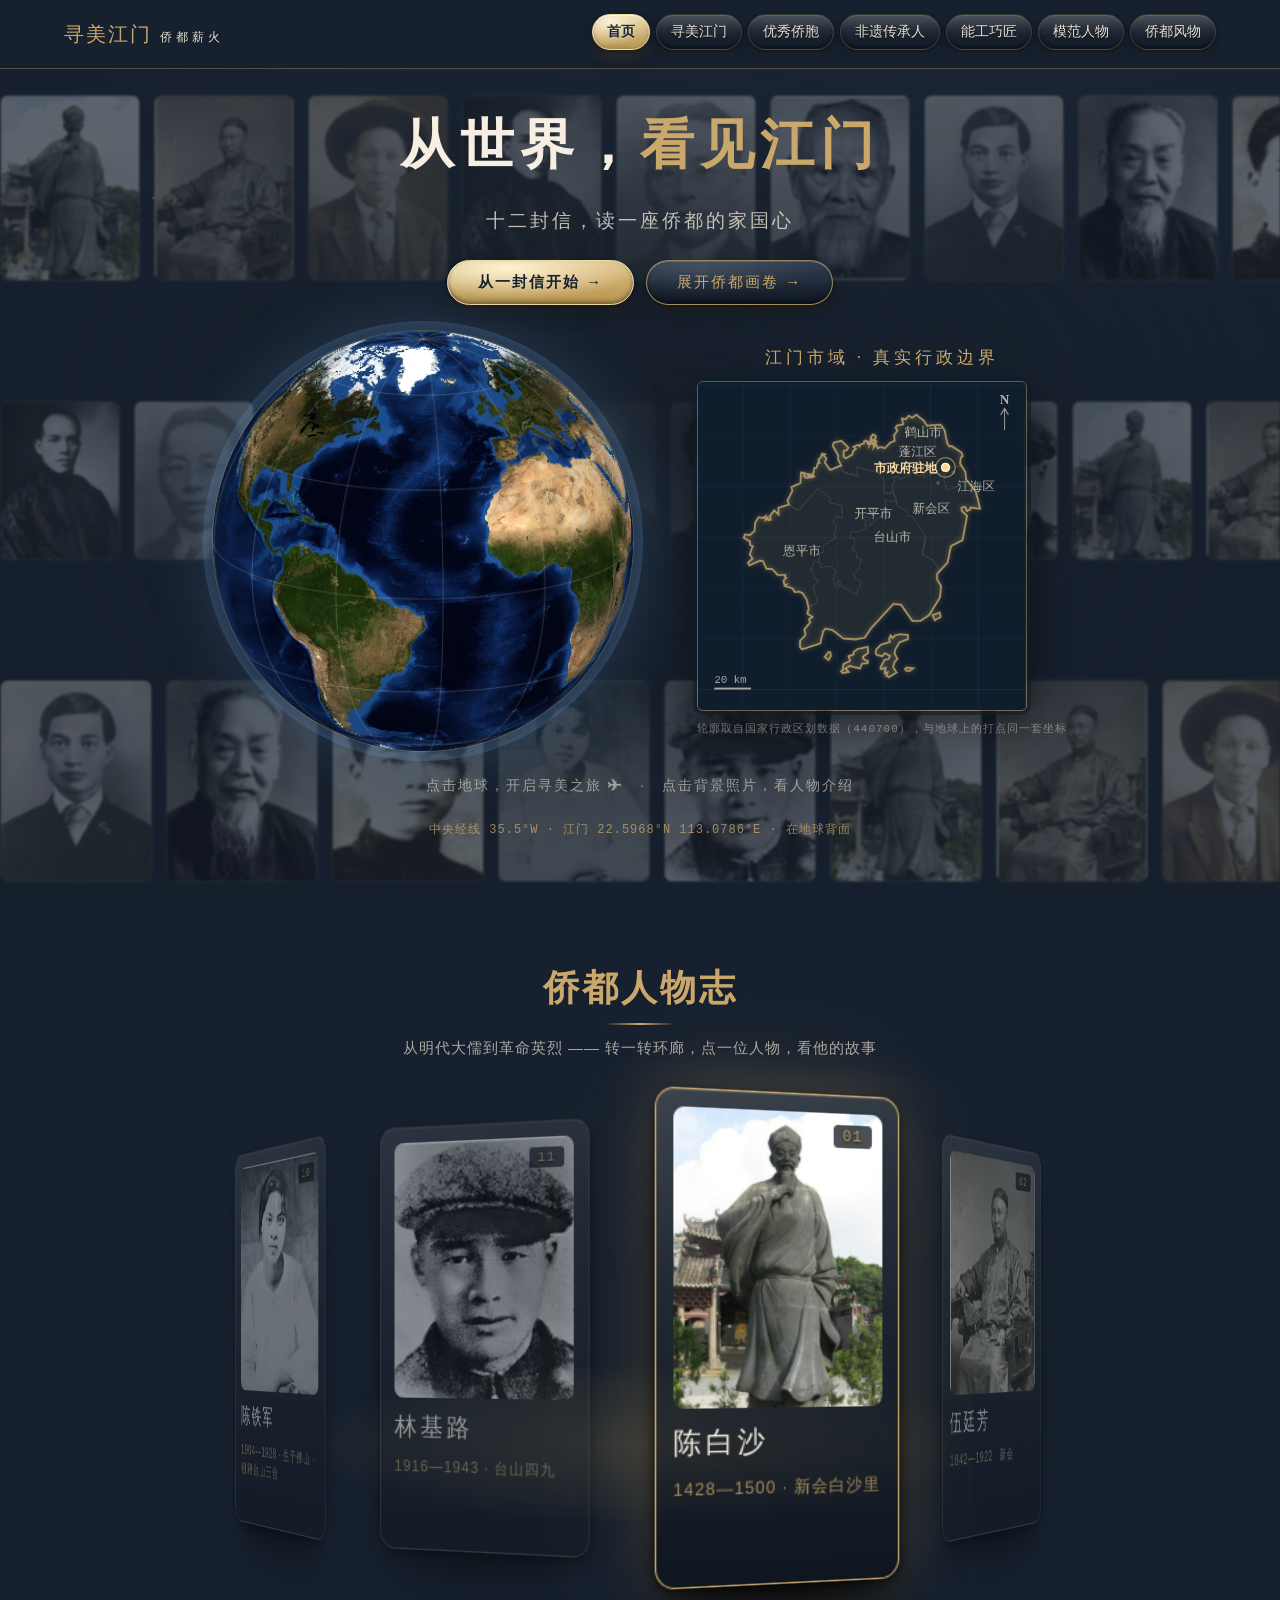
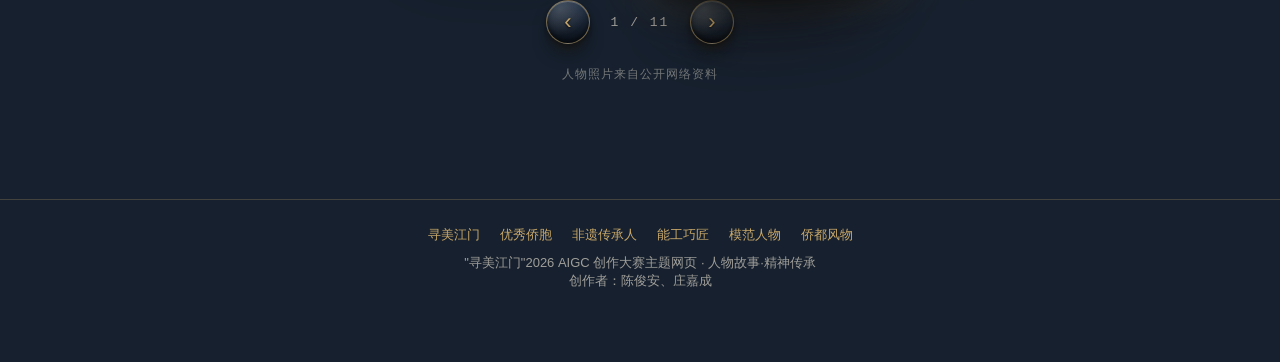
<file: index.html>
<!DOCTYPE html>
    <!-- ============================================================
     index.html —— 入口页：随时间自转的真实地球，点击跳转"江门"
     样式：css/base.css + css/globe.css + css/heroes.css
     逻辑：js/jiangmen-boundary.js（边界数据）+ js/globe3d.js（渲染）
           js/heroes.js（历代名人：背景照片带 + 3D 环廊 + 点击出介绍）
     ============================================================ -->
<html lang="zh-CN">
<head>
  <meta charset="UTF-8">
  <meta name="viewport" content="width=device-width, initial-scale=1.0">
  <title>寻美江门 · 侨都薪火 | 首页</title>
  <!-- 搜索摘要与分享卡片 -->
  <meta name="description" content="从世界看见江门，走进五邑侨都的人物故事与山海风物。通过互动地球、人物志和主题画卷，认识优秀侨胞、非遗传承人、能工巧匠与模范人物，感受侨都薪火相传。">
  <meta name="theme-color" content="#16202e">
  <meta property="og:title" content="寻美江门 · 侨都薪火 | 首页">
  <meta property="og:description" content="从世界看见江门，走进五邑侨都的人物故事与山海风物。通过互动地球、人物志和主题画卷，认识优秀侨胞、非遗传承人、能工巧匠与模范人物，感受侨都薪火相传。">
  <meta property="og:type" content="website">
  <meta property="og:site_name" content="寻美江门 · 侨都薪火">
  <meta property="og:locale" content="zh_CN">
  <meta property="og:image" content="https://cheng-ing.github.io/xunmei-jiangmen/images/share-cover.jpg">
  <meta property="og:image:type" content="image/jpeg">
  <meta property="og:image:width" content="1200">
  <meta property="og:image:height" content="630">
  <meta property="og:image:alt" content="赤坎骑楼老街黄昏插画，上书寻美江门·侨都薪火">
  <meta name="twitter:card" content="summary_large_image">
  <meta name="twitter:title" content="寻美江门 · 侨都薪火 | 首页">
  <meta name="twitter:description" content="从世界看见江门，走进五邑侨都的人物故事与山海风物。通过互动地球、人物志和主题画卷，认识优秀侨胞、非遗传承人、能工巧匠与模范人物，感受侨都薪火相传。">
  <meta name="twitter:image" content="https://cheng-ing.github.io/xunmei-jiangmen/images/share-cover.jpg">
  <meta name="twitter:image:alt" content="赤坎骑楼老街黄昏插画，上书寻美江门·侨都薪火">
  <!-- 站点图标：矢量与 PNG 备用 -->
  <link rel="icon" href="images/favicon.svg" type="image/svg+xml">
  <link rel="icon" href="images/favicon.png" type="image/png" sizes="32x32">
  <link rel="stylesheet" href="css/base.css">
  <link rel="stylesheet" href="css/globe.css">
  <link rel="stylesheet" href="css/heroes.css">
</head>
<body>

<!-- 星空背景装饰 -->
  <div class="starfield"></div>

  <!-- ▼ 顶部导航：全站每个页面都放同一份，当前页链接加 .active -->
  <nav class="site-nav">
    <div class="brand">寻美江门<small>侨都薪火</small></div>
    <ul>
      <li><a class="nav-link active" href="index.html">首页</a></li>
      <li><a class="nav-link" href="jiangmen.html">寻美江门</a></li>
      <li><a class="nav-link" href="qiaobao.html">优秀侨胞</a></li>
      <li><a class="nav-link" href="feiyi.html">非遗传承人</a></li>
      <li><a class="nav-link" href="gongjiang.html">能工巧匠</a></li>
      <li><a class="nav-link" href="mofan.html">模范人物</a></li>
      <li><a class="nav-link" href="fengwu.html">侨都风物</a></li>
    </ul>
  </nav>

  <!-- ▼ 英雄区：真实经纬度投影的地球，随时间自转，江门按真实坐标打点 -->
  <section class="hero">
    <!-- 历代名人照片：虚化横铺在地球后面做背景，每张都能点开介绍（照片在 images/照片/历代名人/） -->
    <div class="hero-montage" id="heroMontage"></div>

    <h1>从世界，<em>看见江门</em></h1>
    <!-- 一句话说明这站讲什么：四个题材、十二封信、一条侨都精神线索 -->
    <p class="hero-lead">十二封信，读一座侨都的家国心</p>

    <!-- 拆信入口直达江门寄语信封区，画卷入口从江门总览页顶部开始。 -->
    <div class="hero-cta">
      <a class="btn primary" href="jiangmen.html#letters">从一封信开始 →</a>
      <a class="btn" href="jiangmen.html">展开侨都画卷 →</a>
    </div>

    <!-- 左：旋转地球　右：江门真实行政边界详图（两块画布由 globe3d.js 同步绘制） -->
    <div class="stage-row">
      <div class="globe-stage">
        <canvas id="globeCanvas" aria-label="真实地球，已标注江门市行政边界，点击进入江门页"></canvas>
        <!-- 江门标记：位置每帧由 JS 按经纬度算出，不要手写 left/top -->
        <div class="jm-pin">
          <span class="tag">五邑侨都 · 江门<small>22.60°N&nbsp;&nbsp;113.08°E</small></span>
        </div>
      </div>

      <figure class="jm-map">
        <figcaption>江门市域 · 真实行政边界</figcaption>
        <canvas id="jmMapCanvas" aria-label="江门市真实行政边界图，含七个区县"></canvas>
        <p class="map-note">轮廓取自国家行政区划数据（440700），与地球上的打点同一套坐标</p>
      </figure>
    </div>

    <p class="hint">点击地球，开启寻美之旅 ✈　·　点击背景照片，看人物介绍</p>
    <!-- 实时读数：当前中央经线 / 江门是否正对镜头 -->
    <p class="readout" id="readout">正在载入地球影像…</p>
  </section>

  <!-- ▼ 3D 人物环廊：卡片由 js/heroes.js 的 HEROES 数组生成，拖动或按钮旋转，点卡片弹出介绍 -->
  <section class="section" id="heroes">
    <h2 class="section-title">侨都人物志</h2>
    <div class="title-ornament"></div>
    <p class="section-sub">从明代大儒到革命英烈 —— 转一转环廊，点一位人物，看他的故事</p>
    <div class="ring-stage" id="ringStage" tabindex="0" role="group" aria-label="3D 人物环廊，左右方向键旋转，点人物看介绍">
      <div class="ring" id="heroRing"></div>
    </div>
    <div class="ring-nav">
      <button class="ring-btn" id="ringPrev" type="button" aria-label="上一位人物">‹</button>
      <span class="ring-count" id="ringCount" aria-live="polite"></span>
      <button class="ring-btn" id="ringNext" type="button" aria-label="下一位人物">›</button>
    </div>
    <!-- 11 位名人的照片取自公开网络资料，统一在环廊下方说明，卡片上不再逐张标注 -->
    <p class="photo-source-note">人物照片来自公开网络资料</p>
  </section>

  <!-- ▼ 介绍浮层：内容由 heroes.js 注入，这里只放骨架（默认 hidden） -->
  <div class="hero-modal" id="heroModal" role="dialog" aria-modal="true" aria-label="人物介绍" hidden>
    <div class="modal-body"></div>
    <button class="modal-close" type="button" aria-label="关闭介绍">×</button>
  </div>

  <footer class="site-footer">
    <div class="foot-nav">
      <a href="jiangmen.html">寻美江门</a><a href="qiaobao.html">优秀侨胞</a><a href="feiyi.html">非遗传承人</a><a href="gongjiang.html">能工巧匠</a><a href="mofan.html">模范人物</a><a href="fengwu.html">侨都风物</a>
    </div>
    "寻美江门"2026 AIGC 创作大赛主题网页 · 人物故事·精神传承
    <nav> 创作者：陈俊安、庄嘉成</nav>
  </footer>

  <!-- 顺序不能换：先加载边界数据，再加载渲染脚本 -->
  <script src="js/jiangmen-boundary.js"></script>
  <script src="js/globe3d.js"></script>
  <!-- 历代名人：照片墙与弹层（改人名/介绍只动这个文件顶部的 HEROES 数组） -->
  <script src="js/heroes.js"></script>
</body>
</html>
</file>
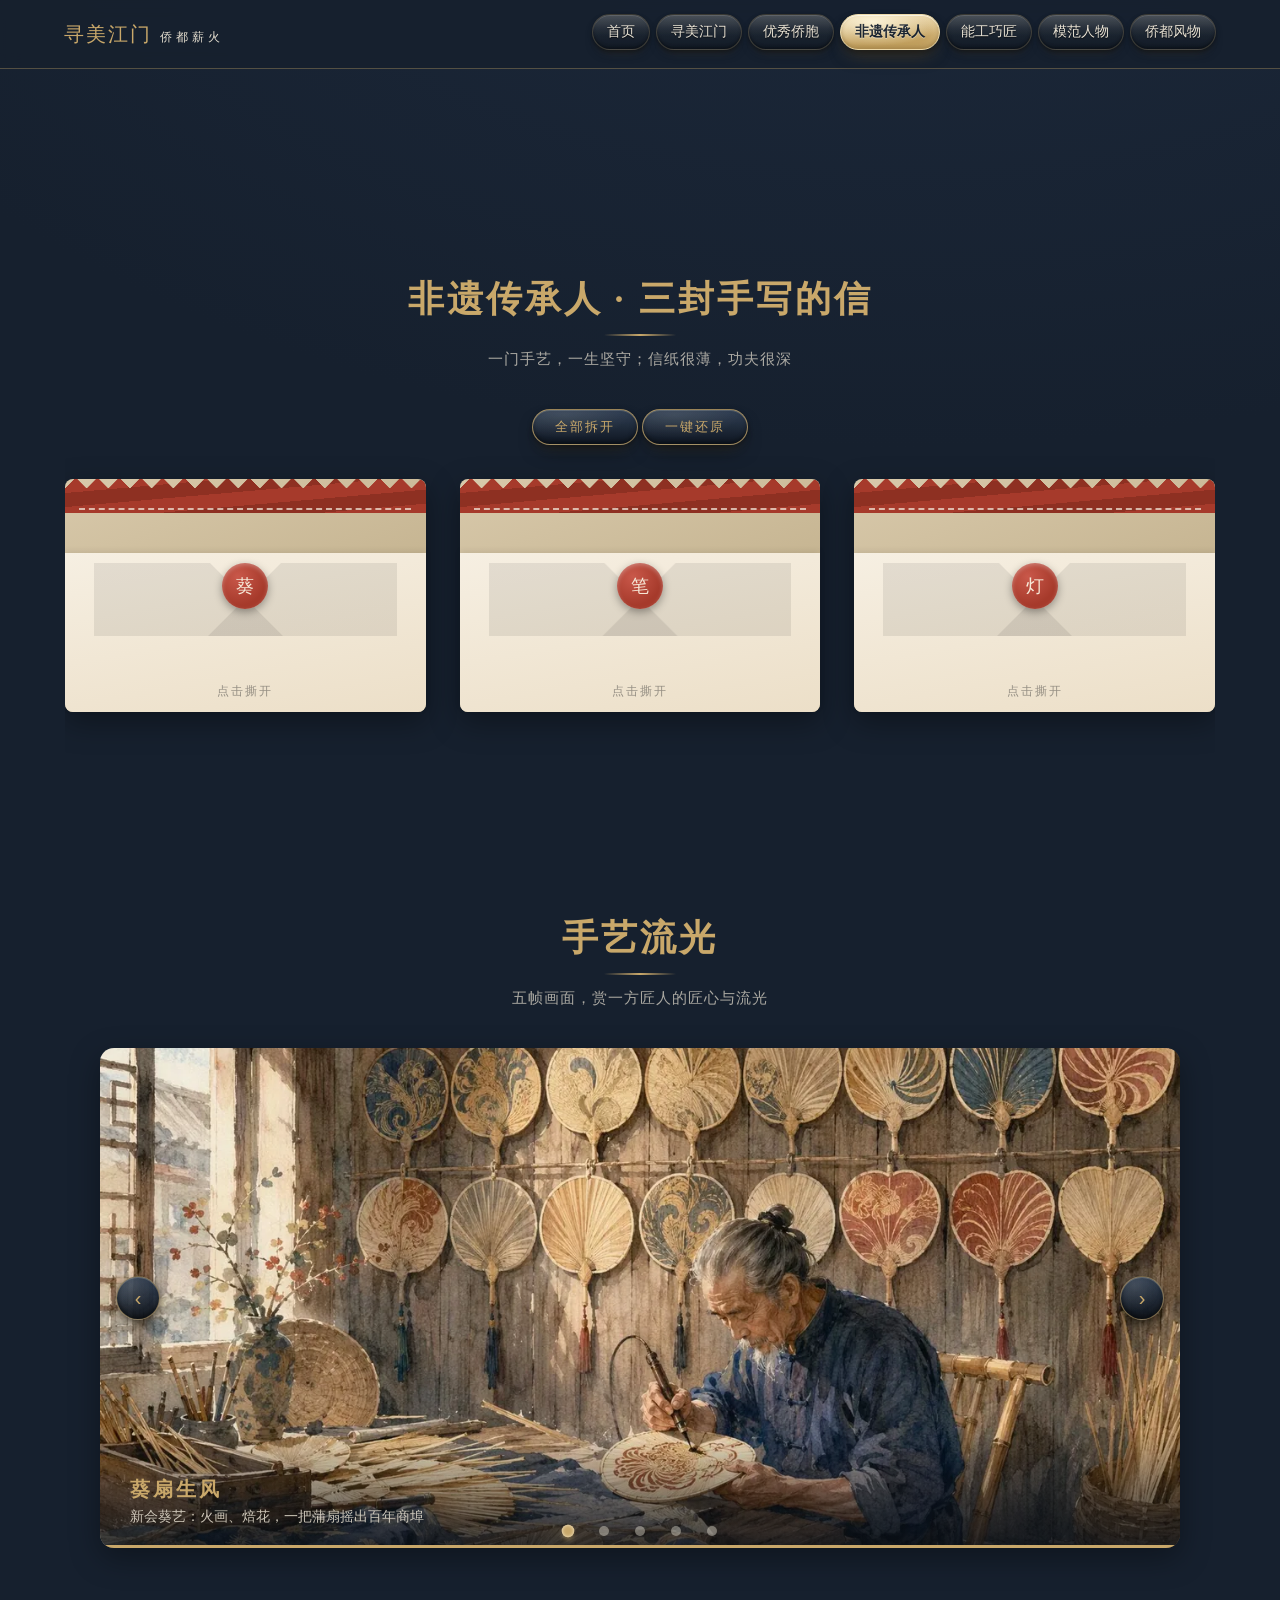
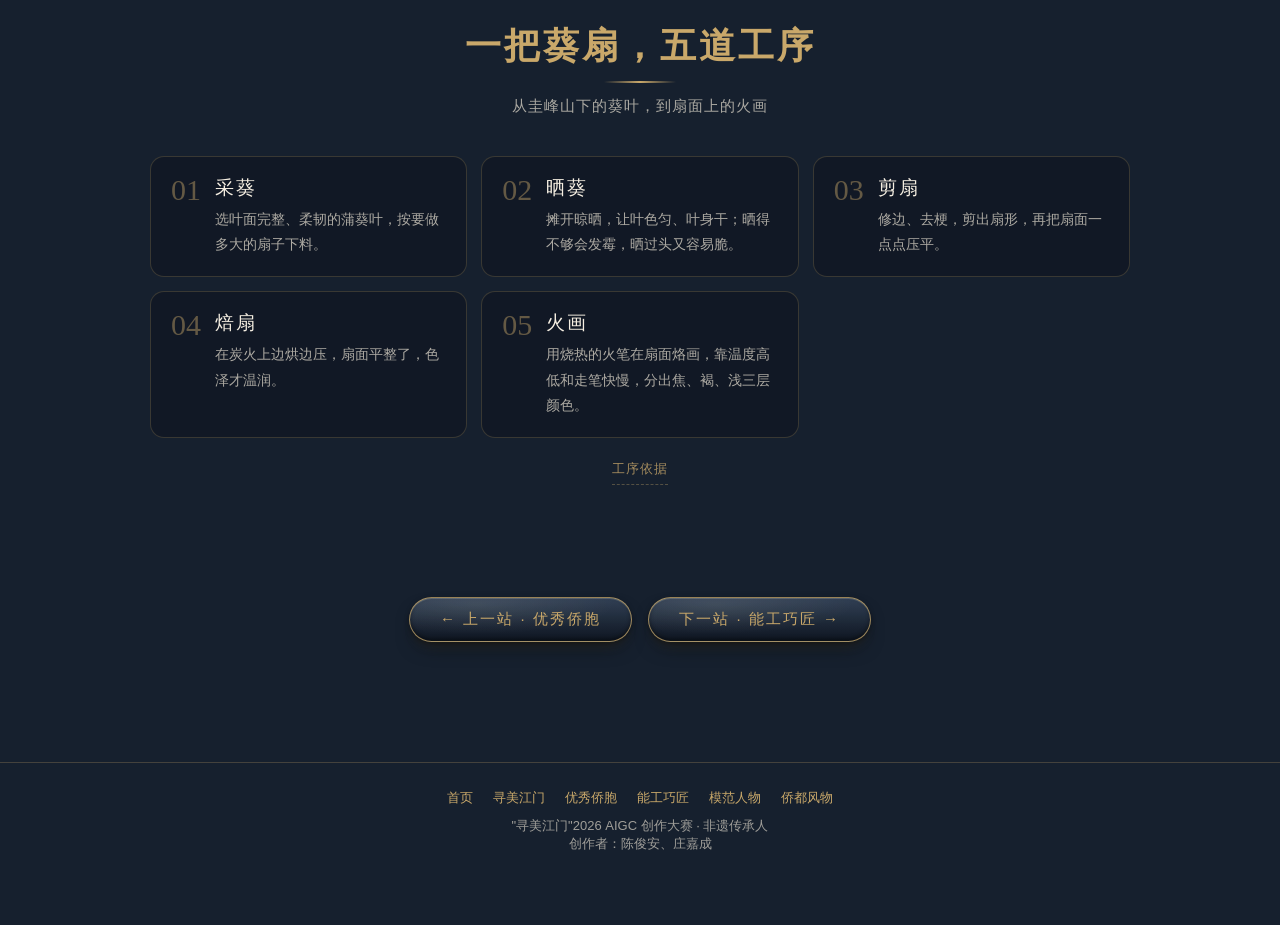
<file: feiyi.html>
<!DOCTYPE html>
<!-- ============================================================
     feiyi.html —— 题材二：非遗传承人（人物故事 · 精神传承）
     ★ 文案修改：只改页面底部 FEIYI_LETTERS 数组 ★
     （信中三位均为真实传承人，事迹已逐条核到官方来源，出处写在数组上方的注释与落款里）
     ============================================================ -->
<html lang="zh-CN">
<head>
  <meta charset="UTF-8">
  <meta name="viewport" content="width=device-width, initial-scale=1.0">
  <title>非遗传承人 · 寻美江门</title>
  <!-- 搜索摘要与分享卡片 -->
  <meta name="description" content="走近廖惠林的新会葵艺、张瑞亨的白沙茅龙笔与邝活发的泮村灯会。读三位非遗传承人的手写信，在葵扇、纱龙、飘色与醒狮画卷中，感受江门手艺的坚守与传承。">
  <meta name="theme-color" content="#16202e">
  <meta property="og:title" content="非遗传承人 · 寻美江门">
  <meta property="og:description" content="走近廖惠林的新会葵艺、张瑞亨的白沙茅龙笔与邝活发的泮村灯会。读三位非遗传承人的手写信，在葵扇、纱龙、飘色与醒狮画卷中，感受江门手艺的坚守与传承。">
  <meta property="og:type" content="website">
  <meta property="og:site_name" content="寻美江门 · 侨都薪火">
  <meta property="og:locale" content="zh_CN">
  <meta property="og:image" content="https://cheng-ing.github.io/xunmei-jiangmen/images/share-cover.jpg">
  <meta property="og:image:type" content="image/jpeg">
  <meta property="og:image:width" content="1200">
  <meta property="og:image:height" content="630">
  <meta property="og:image:alt" content="赤坎骑楼老街黄昏插画，上书寻美江门·侨都薪火">
  <meta name="twitter:card" content="summary_large_image">
  <meta name="twitter:title" content="非遗传承人 · 寻美江门">
  <meta name="twitter:description" content="走近廖惠林的新会葵艺、张瑞亨的白沙茅龙笔与邝活发的泮村灯会。读三位非遗传承人的手写信，在葵扇、纱龙、飘色与醒狮画卷中，感受江门手艺的坚守与传承。">
  <meta name="twitter:image" content="https://cheng-ing.github.io/xunmei-jiangmen/images/share-cover.jpg">
  <meta name="twitter:image:alt" content="赤坎骑楼老街黄昏插画，上书寻美江门·侨都薪火">
  <!-- 站点图标：矢量与 PNG 备用 -->
  <link rel="icon" href="images/favicon.svg" type="image/svg+xml">
  <link rel="icon" href="images/favicon.png" type="image/png" sizes="32x32">
  <link rel="stylesheet" href="css/base.css">
  <link rel="stylesheet" href="css/envelope.css">
  <link rel="stylesheet" href="css/carousel.css">
  <link rel="stylesheet" href="css/hooks.css">
</head>
<body>

  <nav class="site-nav">
    <div class="brand">寻美江门<small>侨都薪火</small></div>
    <ul>
      <li><a class="nav-link" href="index.html">首页</a></li>
      <li><a class="nav-link" href="jiangmen.html">寻美江门</a></li>
      <li><a class="nav-link" href="qiaobao.html">优秀侨胞</a></li>
      <li><a class="nav-link active" href="feiyi.html">非遗传承人</a></li>
      <li><a class="nav-link" href="gongjiang.html">能工巧匠</a></li>
      <li><a class="nav-link" href="mofan.html">模范人物</a></li>
      <li><a class="nav-link" href="fengwu.html">侨都风物</a></li>
    </ul>
  </nav>

  <!-- ▼ 页头引言 + 信封区（三封信由页面底部的 FEIYI_LETTERS 数组渲染进 #envGrid） -->
  <section class="section" style="text-align:center;">
    <h2 class="section-title env-space">非遗传承人 · 三封手写的信</h2>
    <div class="title-ornament"></div>
    <p class="section-sub">一门手艺，一生坚守；信纸很薄，功夫很深</p>
    <div class="env-tools">
      <button class="btn" data-action="open-all">全部拆开</button>
      <button class="btn" data-action="close-all">一键还原</button>
    </div>
    <div class="env-grid" id="envGrid"></div>
  </section>

  <!-- 换图：覆盖下方 JPG 原图后运行 python tools/optimize-carousel.py，更新两档 WebP。 -->
  <section class="section">
    <h2 class="section-title">手艺流光</h2>
    <div class="title-ornament"></div>
    <p class="section-sub">五帧画面，赏一方匠人的匠心与流光</p>
    <div class="carousel" data-interval="5000">
      <div class="carousel-track">
        <div class="slide ph0"><picture><source type="image/webp" srcset="images/照片/非遗传承人/f1-640.webp 640w, images/照片/非遗传承人/f1-1280.webp 1280w" sizes="(max-width: 720px) calc(100vw - 32px), (max-width: 1200px) 90vw, 1080px"><img src="images/照片/非遗传承人/f1.jpg" alt="葵扇生风：葵艺工坊挂满蒲扇" width="1600" height="914" loading="eager" decoding="async"></picture><div class="caption"><b>葵扇生风</b><span>新会葵艺：火画、焙花，一把蒲扇摇出百年商埠</span></div></div>
        <div class="slide ph1"><picture><source type="image/webp" srcset="images/照片/非遗传承人/f2-640.webp 640w, images/照片/非遗传承人/f2-1280.webp 1280w" sizes="(max-width: 720px) calc(100vw - 32px), (max-width: 1200px) 90vw, 1080px"><img src="images/照片/非遗传承人/f2.jpg" alt="纱龙腾夜：夜色中的红色纱龙" width="1600" height="914" loading="lazy" decoding="async"></picture><div class="caption"><b>纱龙腾夜</b><span>荷塘纱龙，四十余节龙身在夜色里翻涌</span></div></div>
        <div class="slide ph2"><picture><source type="image/webp" srcset="images/照片/非遗传承人/f3-640.webp 640w, images/照片/非遗传承人/f3-1280.webp 1280w" sizes="(max-width: 720px) calc(100vw - 32px), (max-width: 1200px) 90vw, 1080px"><img src="images/照片/非遗传承人/f3.jpg" alt="飘色凌空：幼童凌虚立于色柜" width="1600" height="914" loading="lazy" decoding="async"></picture><div class="caption"><b>飘色凌空</b><span>台山浮石飘色，幼童凌虚而立，力学与美学的暗语</span></div></div>
        <div class="slide ph3"><picture><source type="image/webp" srcset="images/照片/非遗传承人/f4-640.webp 640w, images/照片/非遗传承人/f4-1280.webp 1280w" sizes="(max-width: 720px) calc(100vw - 32px), (max-width: 1200px) 90vw, 1080px"><img src="images/照片/非遗传承人/f4.jpg" alt="茅龙走笔：茅草为锋的毛笔与墨迹" width="1600" height="914" loading="lazy" decoding="async"></picture><div class="caption"><b>茅龙走笔</b><span>白沙茅龙笔，以茅草为锋，写出岭南书脉</span></div></div>
        <div class="slide ph4"><picture><source type="image/webp" srcset="images/照片/非遗传承人/f5-640.webp 640w, images/照片/非遗传承人/f5-1280.webp 1280w" sizes="(max-width: 720px) calc(100vw - 32px), (max-width: 1200px) 90vw, 1080px"><img src="images/照片/非遗传承人/f5.jpg" alt="醒狮叩堂：红金狮头特写" width="1600" height="914" loading="lazy" decoding="async"></picture><div class="caption"><b>醒狮叩堂</b><span>岭南醒狮，狮头一抬，侨村的年就到了</span></div></div>
      </div>
      <button class="arrow prev" aria-label="上一张">‹</button>
      <button class="arrow next" aria-label="下一张">›</button>
      <div class="dots"></div><div class="progress"></div>
    </div>
  </section>

  <!-- ▼ 本页专属模块：一把葵扇的五道工序
       按新会葵艺（国家级非遗，编号 Ⅶ-92）公开资料概括；不同作坊的步骤叫法与顺序略有差异。 -->
  <section class="section hook-section" aria-labelledby="kuishanTitle">
    <h2 class="section-title" id="kuishanTitle">一把葵扇，五道工序</h2>
    <div class="title-ornament"></div>
    <p class="section-sub">从圭峰山下的葵叶，到扇面上的火画</p>
    <ol class="step-list">
      <li class="reveal">
        <span class="step-no" aria-hidden="true">01</span>
        <div><b>采葵</b><p>选叶面完整、柔韧的蒲葵叶，按要做多大的扇子下料。</p></div>
      </li>
      <li class="reveal">
        <span class="step-no" aria-hidden="true">02</span>
        <div><b>晒葵</b><p>摊开晾晒，让叶色匀、叶身干；晒得不够会发霉，晒过头又容易脆。</p></div>
      </li>
      <li class="reveal">
        <span class="step-no" aria-hidden="true">03</span>
        <div><b>剪扇</b><p>修边、去梗，剪出扇形，再把扇面一点点压平。</p></div>
      </li>
      <li class="reveal">
        <span class="step-no" aria-hidden="true">04</span>
        <div><b>焙扇</b><p>在炭火上边烘边压，扇面平整了，色泽才温润。</p></div>
      </li>
      <li class="reveal">
        <span class="step-no" aria-hidden="true">05</span>
        <div><b>火画</b><p>用烧热的火笔在扇面烙画，靠温度高低和走笔快慢，分出焦、褐、浅三层颜色。</p></div>
      </li>
    </ol>
    <details class="hook-note">
      <summary>工序依据</summary>
      <p>按新会葵艺公开资料概括，不同作坊的工序名称与先后顺序略有差异。</p>
    </details>
  </section>

  <!-- ▼ 页间互链：上一题材 / 下一题材 -->
  <section class="section page-links" style="text-align:center;">
    <a class="btn" href="qiaobao.html">← 上一站 · 优秀侨胞</a>
    <a class="btn" href="gongjiang.html" style="margin-left:12px;">下一站 · 能工巧匠 →</a>
  </section>

  <footer class="site-footer">
    <div class="foot-nav">
      <a href="index.html">首页</a><a href="jiangmen.html">寻美江门</a><a href="qiaobao.html">优秀侨胞</a><a href="gongjiang.html">能工巧匠</a><a href="mofan.html">模范人物</a><a href="fengwu.html">侨都风物</a>
    </div>
    "寻美江门"2026 AIGC 创作大赛 · 非遗传承人
    <nav> 创作者：陈俊安、庄嘉成</nav>
  </footer>

  <!-- ▼ 本页信封文案：三位真实传承人，改文字只动这个数组。
       资料出处（2026 年 10 月逐条核对）：
       廖惠林 —— 中国非物质文化遗产网 国家级传承人档案 https://www.ihchina.cn/ccr_detail/2747/
                  新会葵艺项目页 https://www.ihchina.cn/project_details/14217/ ；光明网 https://news.gmw.cn/2026-09/20/content_39009247.htm
       张瑞亨 —— 中国非物质文化遗产网 https://www.ihchina.cn/ccr_detail/30553.html
                  新会区人民政府 http://www.xinhui.gov.cn/jmxhqwgj/gkmlpt/content/3/3386/post_3386189.html
       邝活发 —— 开平市水口镇政府 http://www.kaiping.gov.cn/jmkpsskz/gkmlpt/content/3/3248/post_3248702.html
                  江门市文化广电旅游体育局 http://www.jiangmen.gov.cn/bmpd/jmswhgdlytyj/zwgk/gzdt/content/post_3264504.html
       注：荷塘纱龙目前只查到市级传承人（蓬江区政府网：李伯浩），国家级名录未见具名个人，
           所以这一页没有写纱龙；想补的话请以蓬江区政府的公示为准。 -->
  <script>
    const FEIYI_LETTERS = [
      {
        seal: "葵",
        title: "廖惠林：把葵艺接回手里",
        body: "新会人，1956 年生，16 岁拜老工艺师赵文达学葵扇烙画。新会葵艺 2008 年列入国家级非物质文化遗产名录（编号 Ⅶ-92），他是这一项目的国家级代表性传承人；行业最冷的时候，他自筹资金重开葵艺作坊，创出竹箨画扇、三脊烙画扇，作品进了广东民间工艺博物馆。‘上千年的技艺，不能断在我手里。’",
        sign: "—— 事迹据中国非物质文化遗产网、光明网"
      },
      {
        seal: "笔",
        title: "张瑞亨：十八道工序扎一支茅龙笔",
        body: "新会人，1962 年生，制笔四十余年。茅龙笔是明代白沙先生陈献章用圭峰山茅草扎成的笔，‘白沙茅龙笔制作技艺’2008 年列入国家级名录，张瑞亨 2025 年成为这一项目的国家级代表性传承人；他把制笔拆成 18 道工序编成图解，2010 年带着作品去了上海世博会。",
        sign: "—— 事迹据中国非物质文化遗产网、新会区人民政府"
      },
      {
        seal: "灯",
        title: "邝活发：泮村灯会的扎灯人",
        body: "开平水口镇泮村人。泮村灯会始于明英宗天顺八年（1464 年），到今年已五百六十多年：一天半的巡游走过 42 条村，每届约 70 盏花灯，单盏重约 35 公斤。他从小跟着父亲学扎灯，是家里的第三代，2025 年成为国家级代表性传承人。‘泮村灯会不仅是我的爱好，更是我生活的一部分。’",
        sign: "—— 事迹据开平市水口镇政府网、中国非物质文化遗产网"
      }
    ];
  </script>
  <script src="js/common.js"></script>
  <script src="js/carousel.js"></script>
  <script>renderEnvelopes("#envGrid", FEIYI_LETTERS);</script> <!-- 把文案渲染成信封 -->
</body>
</html>
</file>
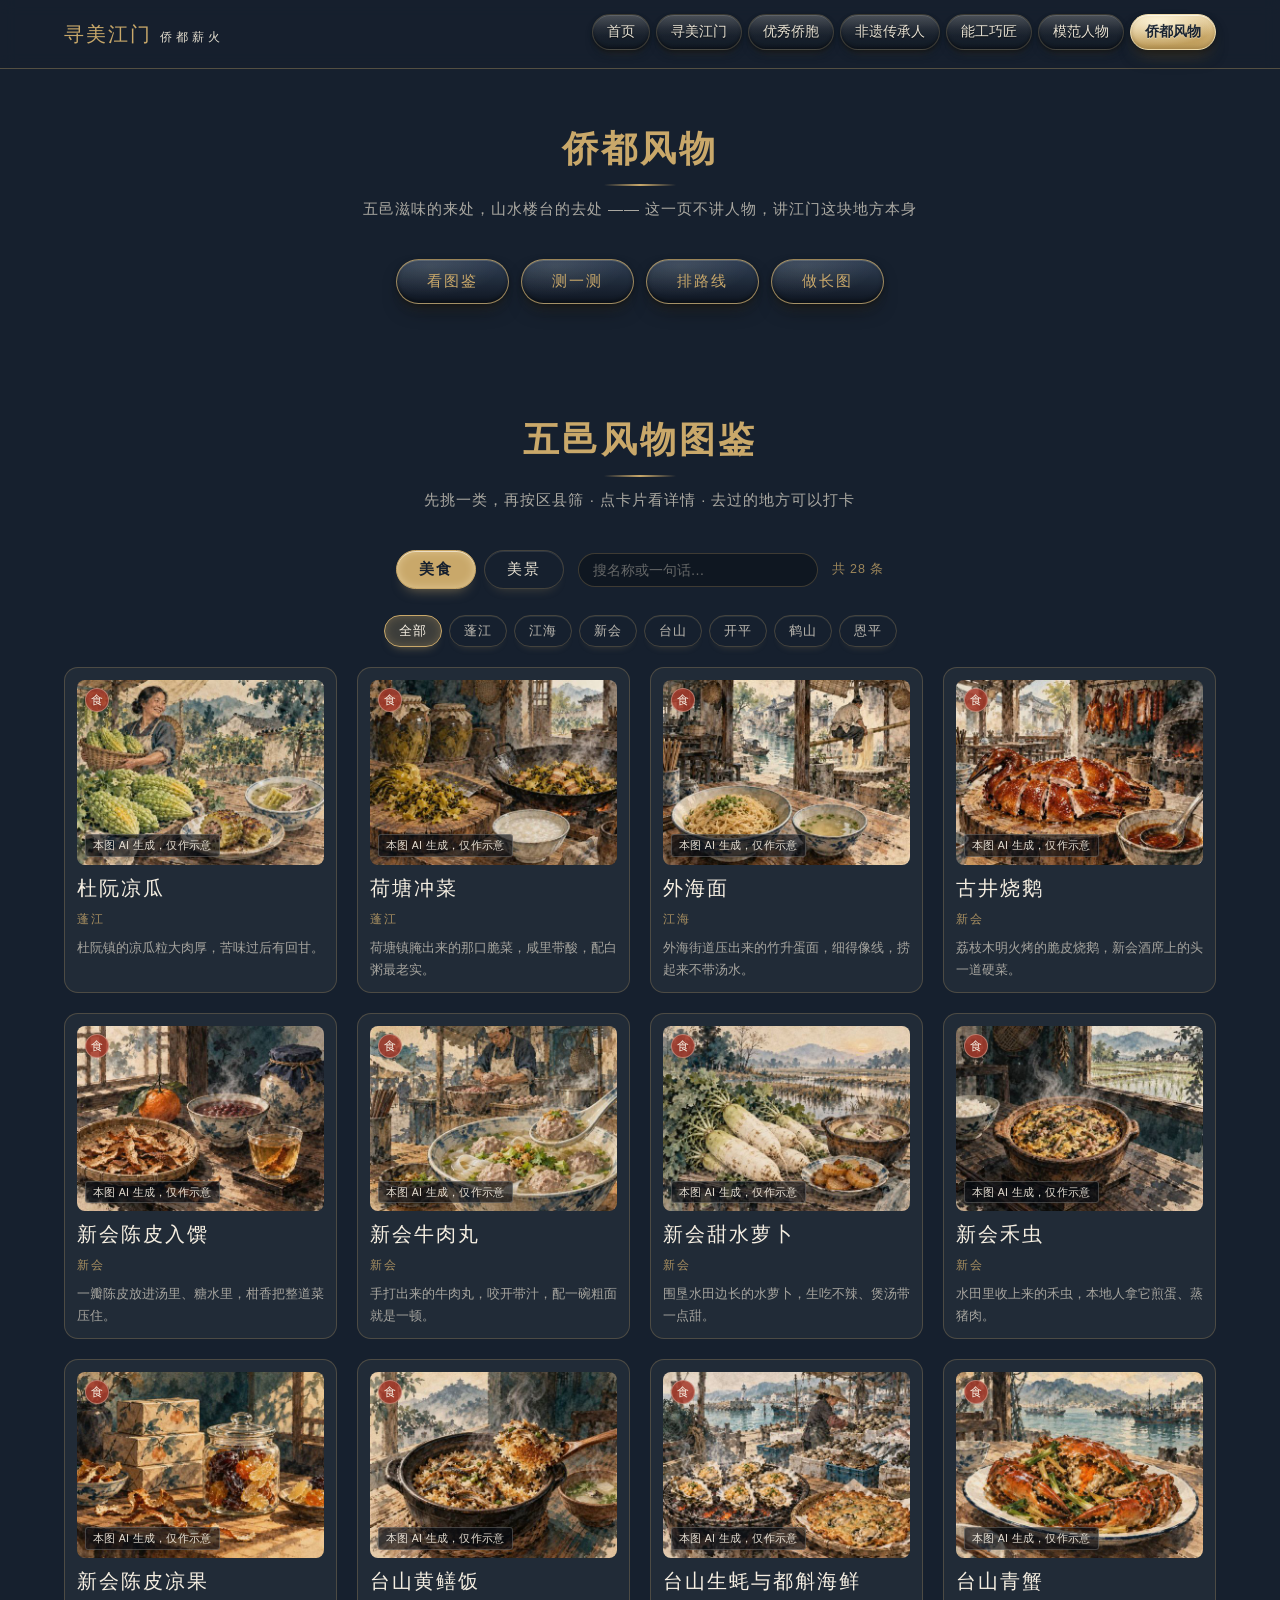
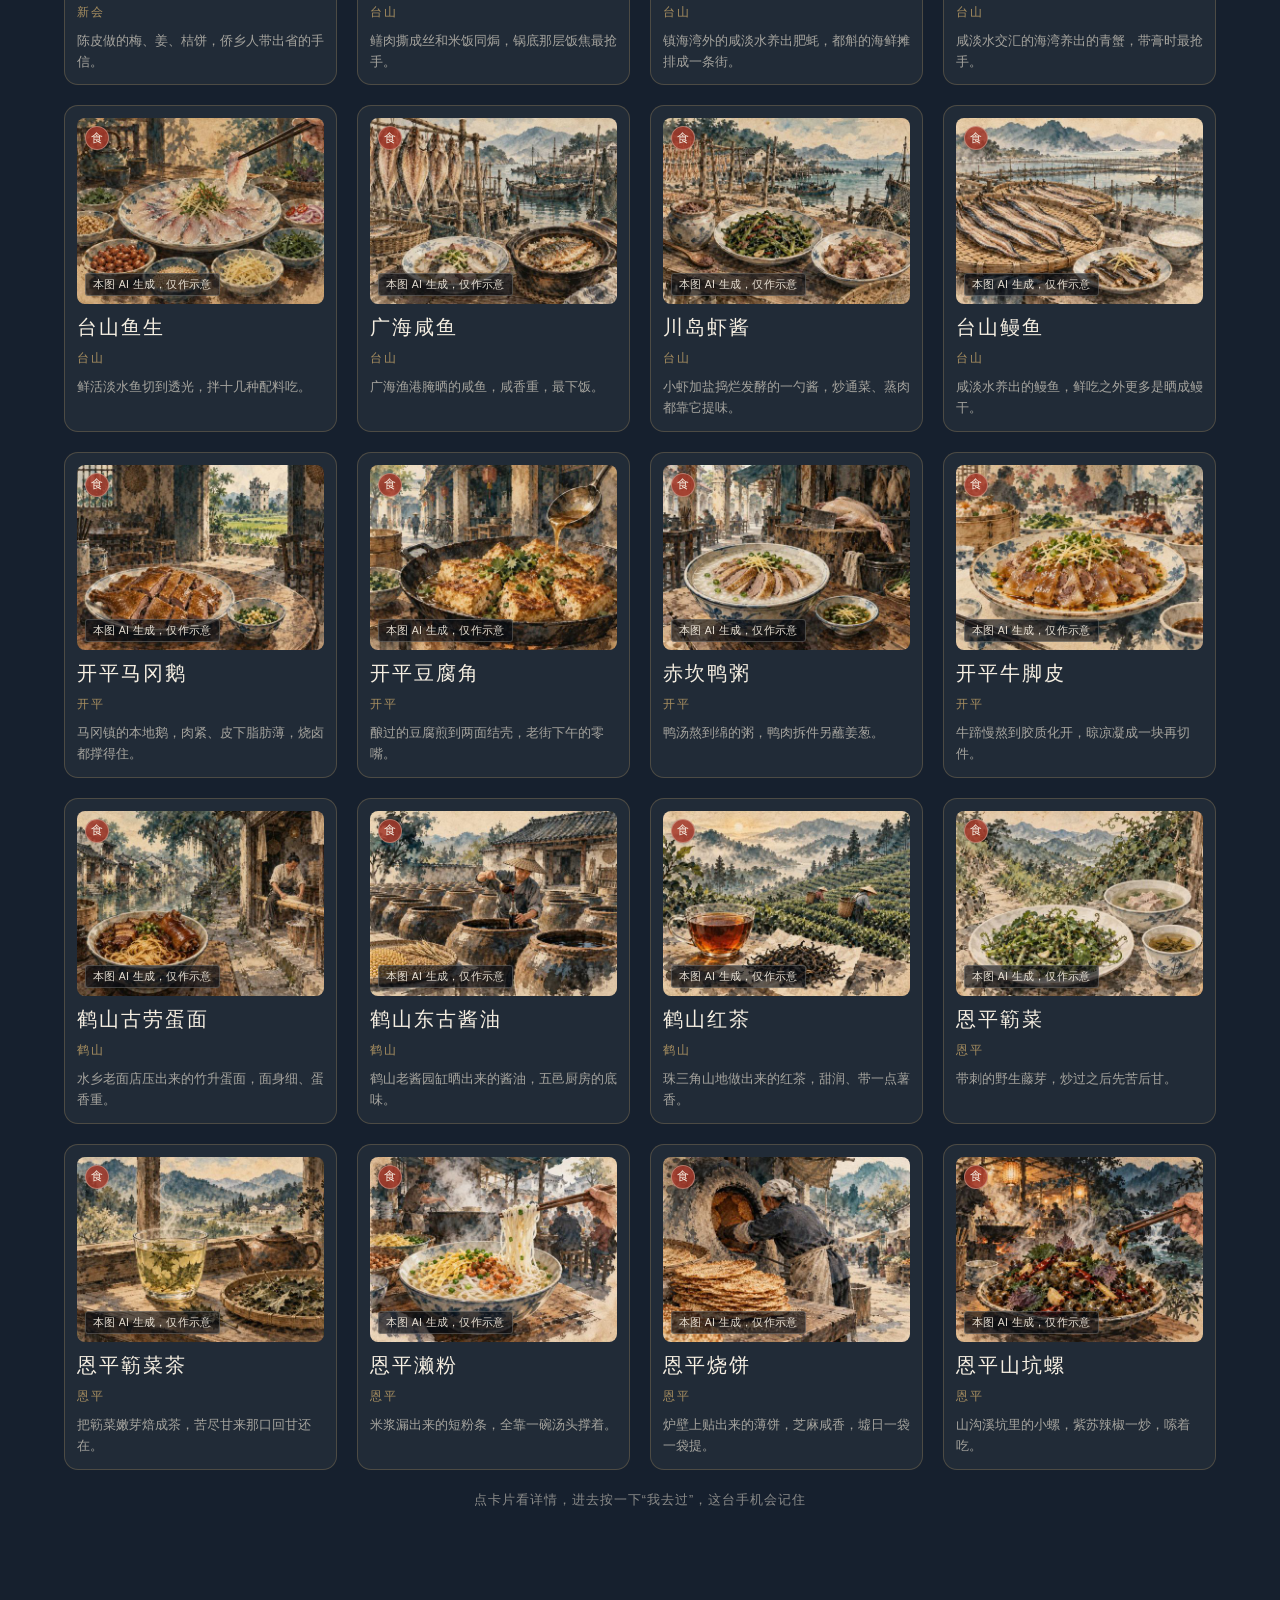
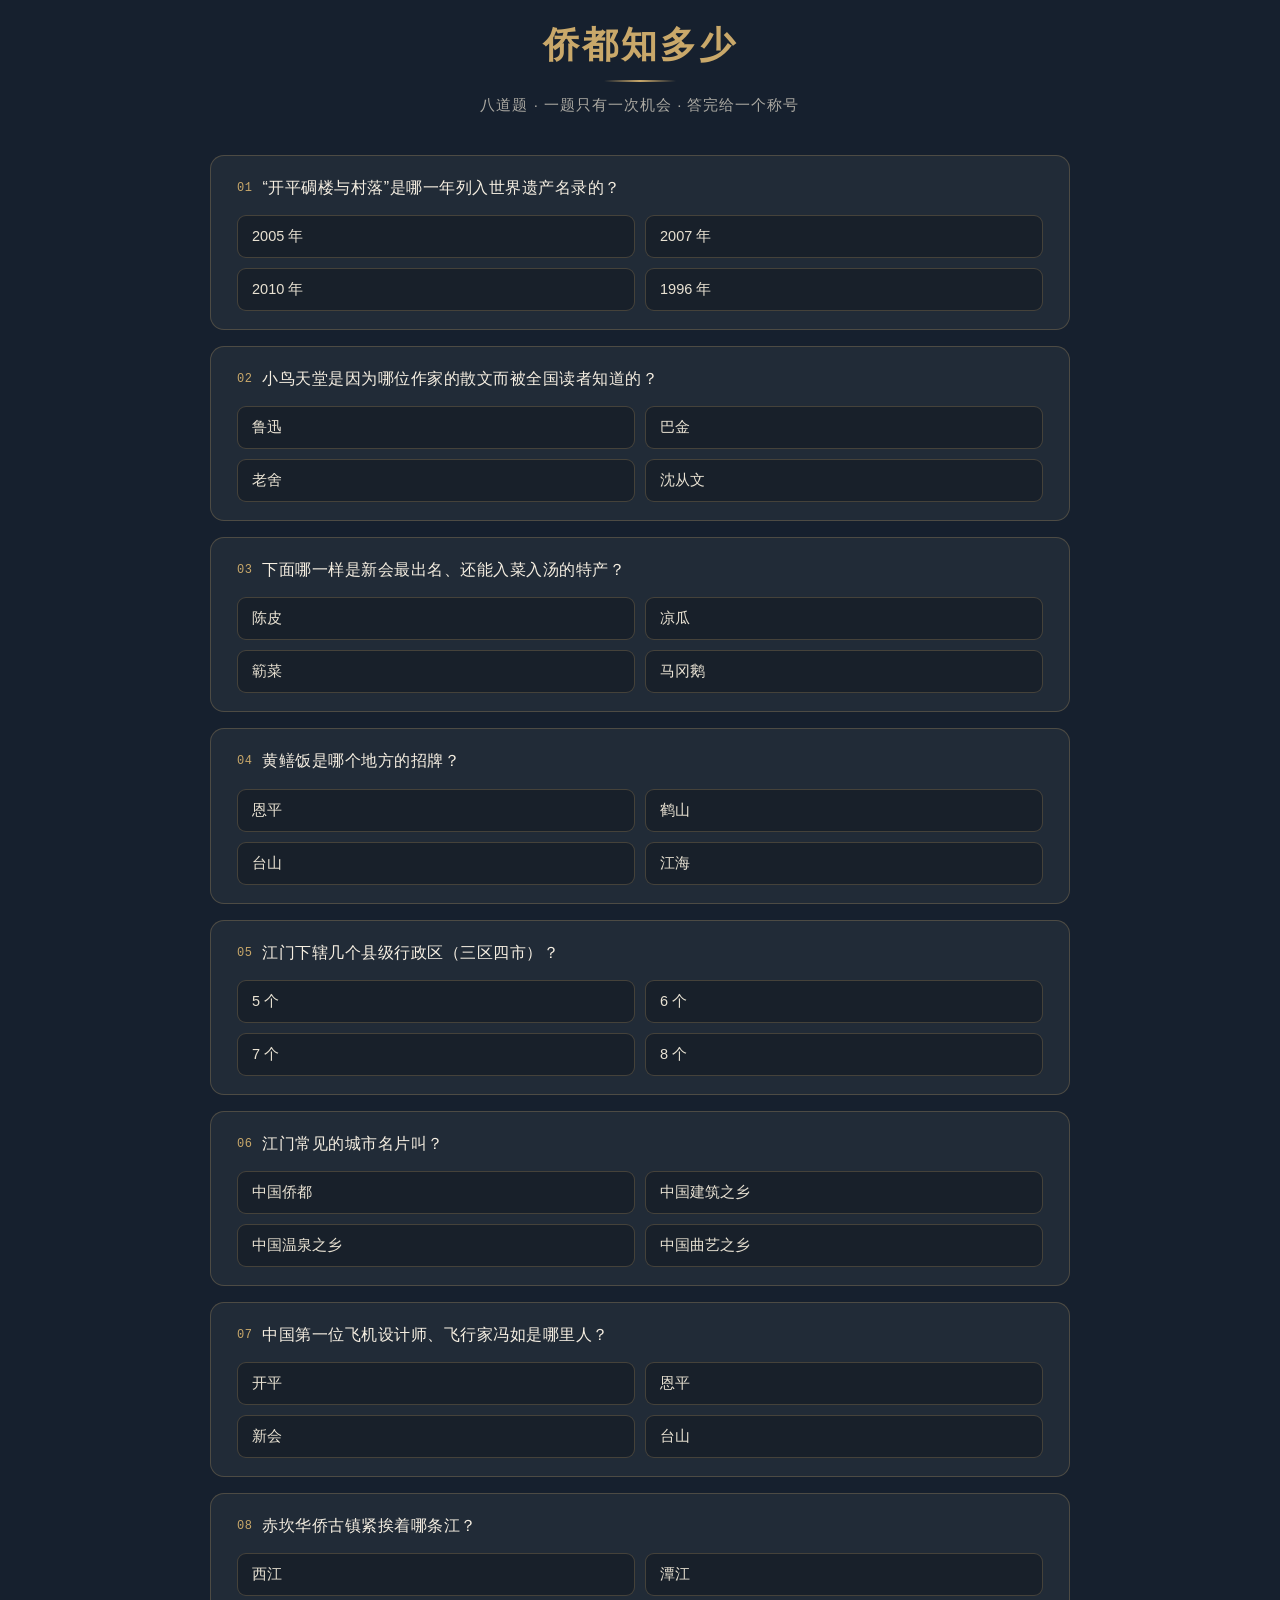
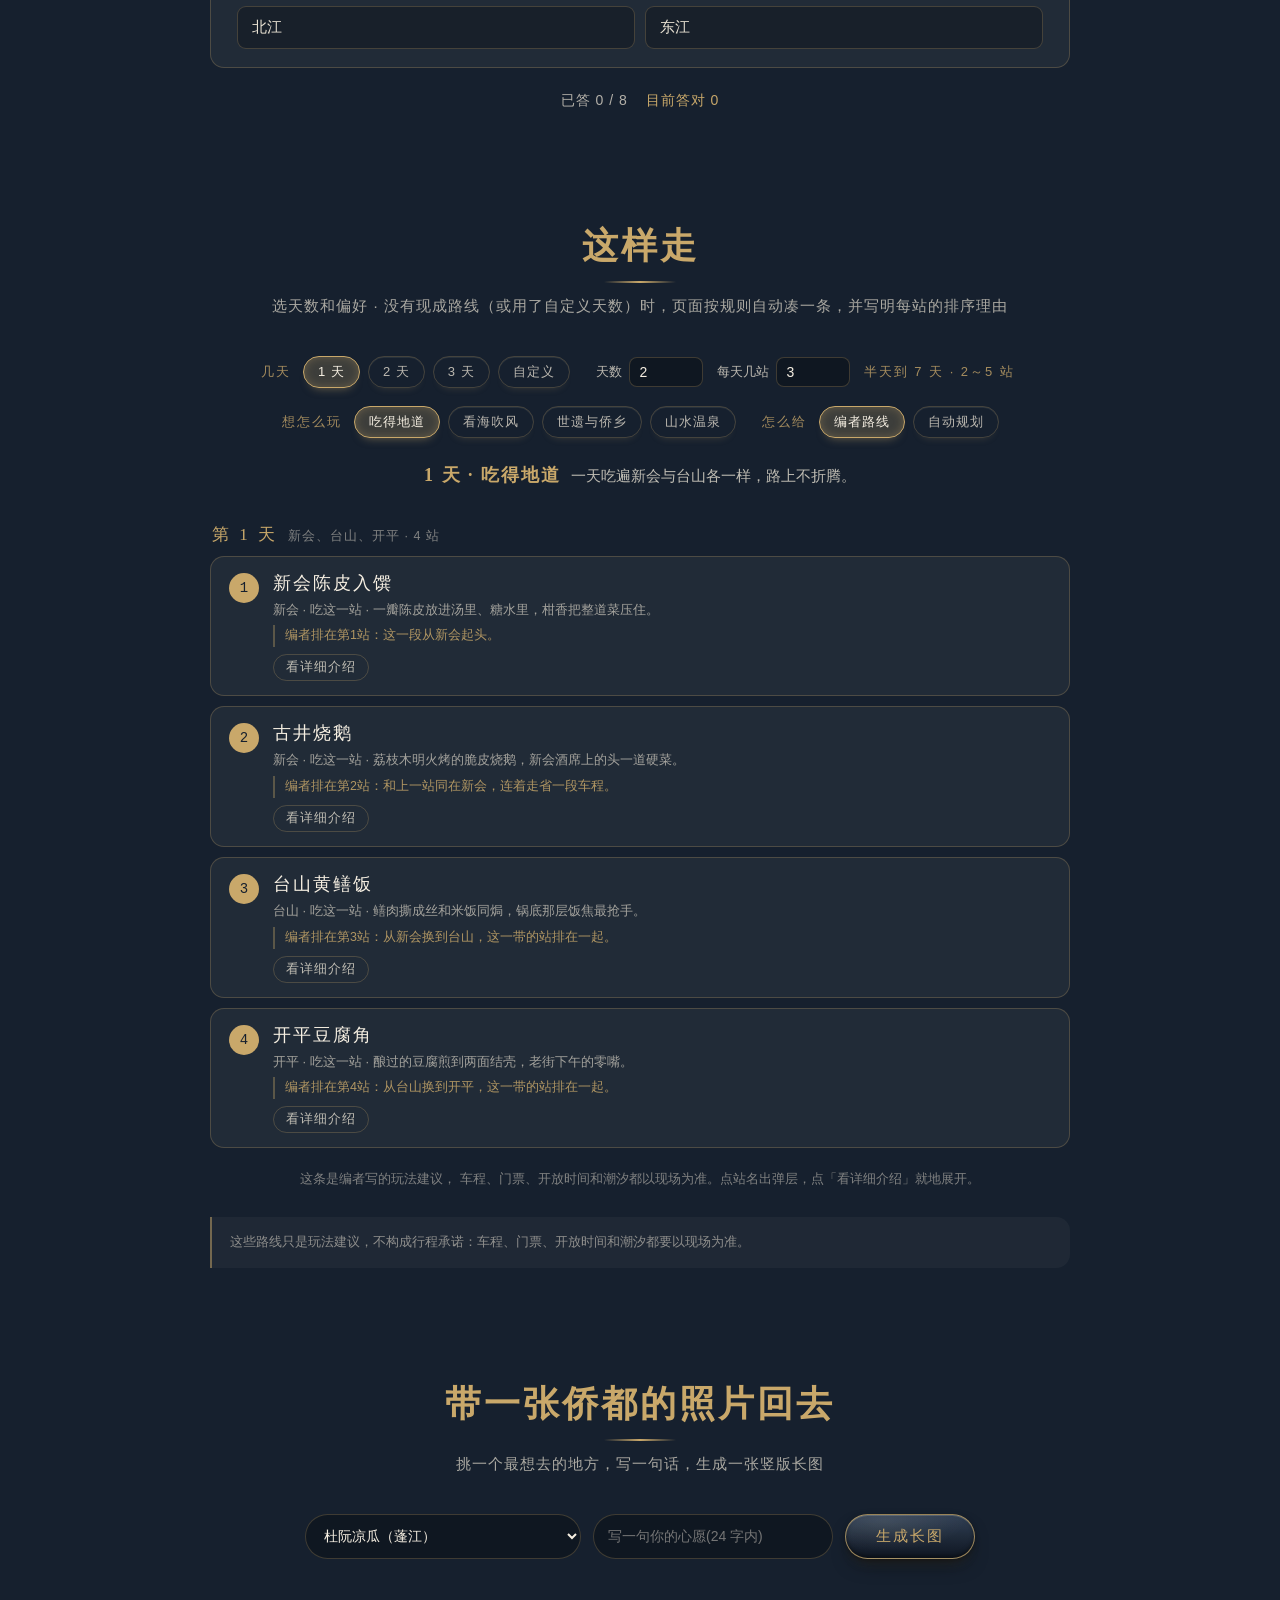
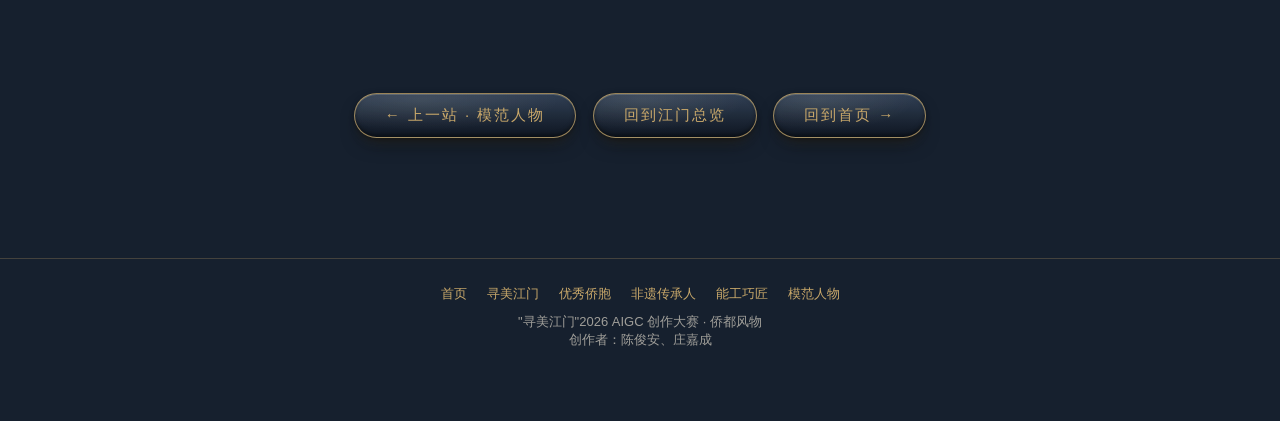
<file: fengwu.html>
<!DOCTYPE html>
<!-- ===============================================================================
     fengwu.html —— 侨都风物：美食美景图鉴 + 侨都知多少小测 + 路线推荐 + 分享长图
     * 这一页正片的文字（条目、题目、选项、路线站点）都在 js/fengwu.js 顶部四个数组里改
     * 正片外观在 css/fengwu.css（卡片每行几张、颜色、移动端那一套）
     * 本页全部交互都不需要后端：打卡记录只存在访问者自己的浏览器里。
     =============================================================================== -->
<html lang="zh-CN">
<head>
  <meta charset="UTF-8">
  <meta name="viewport" content="width=device-width, initial-scale=1.0">
  <title>侨都风物 · 寻美江门</title>
  <!-- 搜索摘要与分享卡片 -->
  <meta name="description" content="探索江门五邑美食与美景图鉴，按区县筛选、搜索和打卡。用八道小测认识侨都，按天数与偏好规划游览路线，还可在本地生成带着心愿的风物分享长图。">
  <meta name="theme-color" content="#16202e">
  <meta property="og:title" content="侨都风物 · 寻美江门">
  <meta property="og:description" content="探索江门五邑美食与美景图鉴，按区县筛选、搜索和打卡。用八道小测认识侨都，按天数与偏好规划游览路线，还可在本地生成带着心愿的风物分享长图。">
  <meta property="og:type" content="website">
  <meta property="og:site_name" content="寻美江门 · 侨都薪火">
  <meta property="og:locale" content="zh_CN">
  <meta property="og:image" content="https://cheng-ing.github.io/xunmei-jiangmen/images/share-cover.jpg">
  <meta property="og:image:type" content="image/jpeg">
  <meta property="og:image:width" content="1200">
  <meta property="og:image:height" content="630">
  <meta property="og:image:alt" content="赤坎骑楼老街黄昏插画，上书寻美江门·侨都薪火">
  <meta name="twitter:card" content="summary_large_image">
  <meta name="twitter:title" content="侨都风物 · 寻美江门">
  <meta name="twitter:description" content="探索江门五邑美食与美景图鉴，按区县筛选、搜索和打卡。用八道小测认识侨都，按天数与偏好规划游览路线，还可在本地生成带着心愿的风物分享长图。">
  <meta name="twitter:image" content="https://cheng-ing.github.io/xunmei-jiangmen/images/share-cover.jpg">
  <meta name="twitter:image:alt" content="赤坎骑楼老街黄昏插画，上书寻美江门·侨都薪火">
  <!-- 站点图标：矢量与 PNG 备用 -->
  <link rel="icon" href="images/favicon.svg" type="image/svg+xml">
  <link rel="icon" href="images/favicon.png" type="image/png" sizes="32x32">
  <link rel="stylesheet" href="css/base.css">
  <link rel="stylesheet" href="css/fengwu.css">
</head>
<body class="fw-wrap">
  <nav class="site-nav">
    <div class="brand">寻美江门<small>侨都薪火</small></div>
    <ul>
      <li><a class="nav-link" href="index.html">首页</a></li>
      <li><a class="nav-link" href="jiangmen.html">寻美江门</a></li>
      <li><a class="nav-link" href="qiaobao.html">优秀侨胞</a></li>
      <li><a class="nav-link" href="feiyi.html">非遗传承人</a></li>
      <li><a class="nav-link" href="gongjiang.html">能工巧匠</a></li>
      <li><a class="nav-link" href="mofan.html">模范人物</a></li>
      <li><a class="nav-link active" href="fengwu.html">侨都风物</a></li>
    </ul>
  </nav>

  <!-- ▼ 导语 + 四个板块的跳转（点一下平滑滚到对应小节） -->
  <section class="section" style="text-align:center;">
    <h2 class="section-title" id="fwTop" tabindex="-1">侨都风物</h2>
    <div class="title-ornament"></div>
    <p class="section-sub">五邑滋味的来处，山水楼台的去处 —— 这一页不讲人物，讲江门这块地方本身</p>
    <div style="display:flex;flex-wrap:wrap;gap:12px;justify-content:center;">
      <a class="btn" href="#listing">看图鉴</a>
      <a class="btn" href="#quiz">测一测</a>
      <a class="btn" href="#routes">排路线</a>
      <a class="btn" href="#poster">做长图</a>
    </div>
  </section>

  <!-- ▼ 第一板块：美食 / 美景图鉴（可筛选、可搜索、点开看详情、可打卡） -->
  <section class="section" id="listing">
    <h2 class="section-title">五邑风物图鉴</h2>
    <div class="title-ornament"></div>
    <p class="section-sub">先挑一类，再按区县筛 · 点卡片看详情 · 去过的地方可以打卡</p>

    <div class="fw-toolbar">
      <div class="fw-tabs">
        <button type="button" class="fw-tab on" data-kind="food">美食</button>
        <button type="button" class="fw-tab" data-kind="scenery">美景</button>
      </div>
      <input id="fwSearch" type="search" placeholder="搜名称或一句话…" aria-label="在图鉴里搜索">
      <span class="fw-count" id="fwCount"></span>
    </div>
    <div class="fw-toolbar" style="margin-bottom:20px;">

      <!-- 区县按钮由 js/fengwu.js 的 FENGWU_TOWNS 决定顺序，这里手写一份是为了没有 JS 也能看见结构 -->
      <div class="fw-towns">
        <button type="button" class="fw-town-chip on" data-town="全部">全部</button>
        <button type="button" class="fw-town-chip" data-town="蓬江">蓬江</button>
        <button type="button" class="fw-town-chip" data-town="江海">江海</button>
        <button type="button" class="fw-town-chip" data-town="新会">新会</button>
        <button type="button" class="fw-town-chip" data-town="台山">台山</button>
        <button type="button" class="fw-town-chip" data-town="开平">开平</button>
        <button type="button" class="fw-town-chip" data-town="鹤山">鹤山</button>
        <button type="button" class="fw-town-chip" data-town="恩平">恩平</button>
      </div>
    </div>

    <div class="fw-grid" id="fwGrid"></div>
    <p class="fw-foot" id="checkinCount"></p>
  </section>

  <!-- ▼ 第二板块：侨都知多少（8 题，答完就地看解析，全答完给称号） -->
  <section class="section" id="quiz">
    <h2 class="section-title">侨都知多少</h2>
    <div class="title-ornament"></div>
    <p class="section-sub">八道题 · 一题只有一次机会 · 答完给一个称号</p>
    <div class="quiz-box" id="quizBox"></div>
    <div class="quiz-bar" id="quizBar"></div>
  </section>

  <!-- ▼ 第三板块：路线推荐（几天 × 什么偏好 → 走哪几站，站点顺序可点进详情） -->
  <section class="section" id="routes">
    <h2 class="section-title">这样走</h2>
    <div class="title-ornament"></div>
    <p class="section-sub">选天数和偏好 · 没有现成路线（或用了自定义天数）时，页面按规则自动凑一条，并写明每站的排序理由</p>

    <div class="rt-picker">
      <div class="rt-group" id="routeDays">
        <span>几天</span>
        <button type="button" class="fw-day-chip on" data-days="1">1 天</button>
        <button type="button" class="fw-day-chip" data-days="2">2 天</button>
        <button type="button" class="fw-day-chip" data-days="3">3 天</button>
        <button type="button" class="fw-day-chip" data-days="x">自定义</button>
      </div>
      <div class="rt-group rt-custom" id="routeCustom" hidden>
        <label class="rt-num">天数
          <input type="number" id="rtDays" min="0.5" max="7" step="0.5" value="2" inputmode="decimal" aria-label="自定义天数">
        </label>
        <label class="rt-num">每天几站
          <input type="number" id="rtPace" min="2" max="5" step="1" value="3" inputmode="numeric" aria-label="每天安排几站">
        </label>
        <span class="rt-hint">半天到 7 天 · 2～5 站</span>
      </div>
      <div class="rt-group" id="routePrefs">
        <span>想怎么玩</span>
        <button type="button" class="fw-pref-chip on" data-pref="eat">吃得地道</button>
        <button type="button" class="fw-pref-chip" data-pref="sea">看海吹风</button>
        <button type="button" class="fw-pref-chip" data-pref="cul">世遗与侨乡</button>
        <button type="button" class="fw-pref-chip" data-pref="rest">山水温泉</button>
      </div>
      <div class="rt-group" id="routeMode">
        <span>怎么给</span>
        <button type="button" class="fw-mode-chip on" data-mode="hand">编者路线</button>
        <button type="button" class="fw-mode-chip" data-mode="auto">自动规划</button>
      </div>
    </div>
    <div class="rt-out" id="routeOut"></div>
    <div class="fw-note">
      <p>这些路线只是玩法建议，不构成行程承诺：车程、门票、开放时间和潮汐都要以现场为准。</p>
    </div>
  </section>

  <!-- ▼ 第四板块：分享长图（本地 canvas 画图，不联网、不上传） -->
  <section class="section" id="poster">
    <h2 class="section-title">带一张侨都的照片回去</h2>
    <div class="title-ornament"></div>
    <p class="section-sub">挑一个最想去的地方，写一句话，生成一张竖版长图</p>

    <div class="pf-form">
      <select id="posterPick" aria-label="选择地点"></select>
      <input id="posterWish" type="text" maxlength="24" placeholder="写一句你的心愿(24 字内)" aria-label="心愿">
      <button type="button" class="btn" id="posterGo">生成长图</button>
    </div>

    <div class="pf-out" id="posterOut" hidden>
      <canvas id="posterCanvas" width="750" height="1334" hidden aria-hidden="true"></canvas>
      <img id="posterImage" width="750" height="1334" alt="侨都风物分享长图，生成后可保存">
      <div class="pf-actions">
        <a class="btn" id="posterDl" href="#" download="侨都风物.png">保存长图</a>
        <a class="btn" href="#listing">换一个地方</a>
      </div>
      <p class="pf-tip" id="posterTip"></p>
    </div>
  </section>

  <!-- ▼ 页间互链：风物是这条动线的最后一站，上一站接模范人物 -->
  <section class="section page-links" style="text-align:center;">
    <a class="btn" href="mofan.html">← 上一站 · 模范人物</a>
    <a class="btn" href="jiangmen.html" style="margin-left:12px;">回到江门总览</a>
    <a class="btn" href="index.html" style="margin-left:12px;">回到首页 →</a>
  </section>

  <!-- ▼ 详情弹层：内容由 js/fengwu.js 的 openDetail() 填进去 -->
  <div class="fw-modal" id="fwModal" role="dialog" aria-modal="true" aria-label="风物详情" hidden>
    <button type="button" class="modal-close" aria-label="关闭">×</button>
    <div class="fw-modal-body"></div>
  </div>

  <footer class="site-footer">
    <div class="foot-nav">
      <a href="index.html">首页</a><a href="jiangmen.html">寻美江门</a><a href="qiaobao.html">优秀侨胞</a><a href="feiyi.html">非遗传承人</a><a href="gongjiang.html">能工巧匠</a><a href="mofan.html">模范人物</a>
    </div>
    "寻美江门"2026 AIGC 创作大赛 · 侨都风物
    <nav> 创作者：陈俊安、庄嘉成</nav>
  </footer>

  <script src="js/common.js"></script>
  <!-- common.js 负责窄屏导航的横滑与"当前页那颗先滑到看得见"；本页没有信封，其它函数不会触发 -->
  <script src="js/fengwu.js"></script>
</body>
</html>
</file>
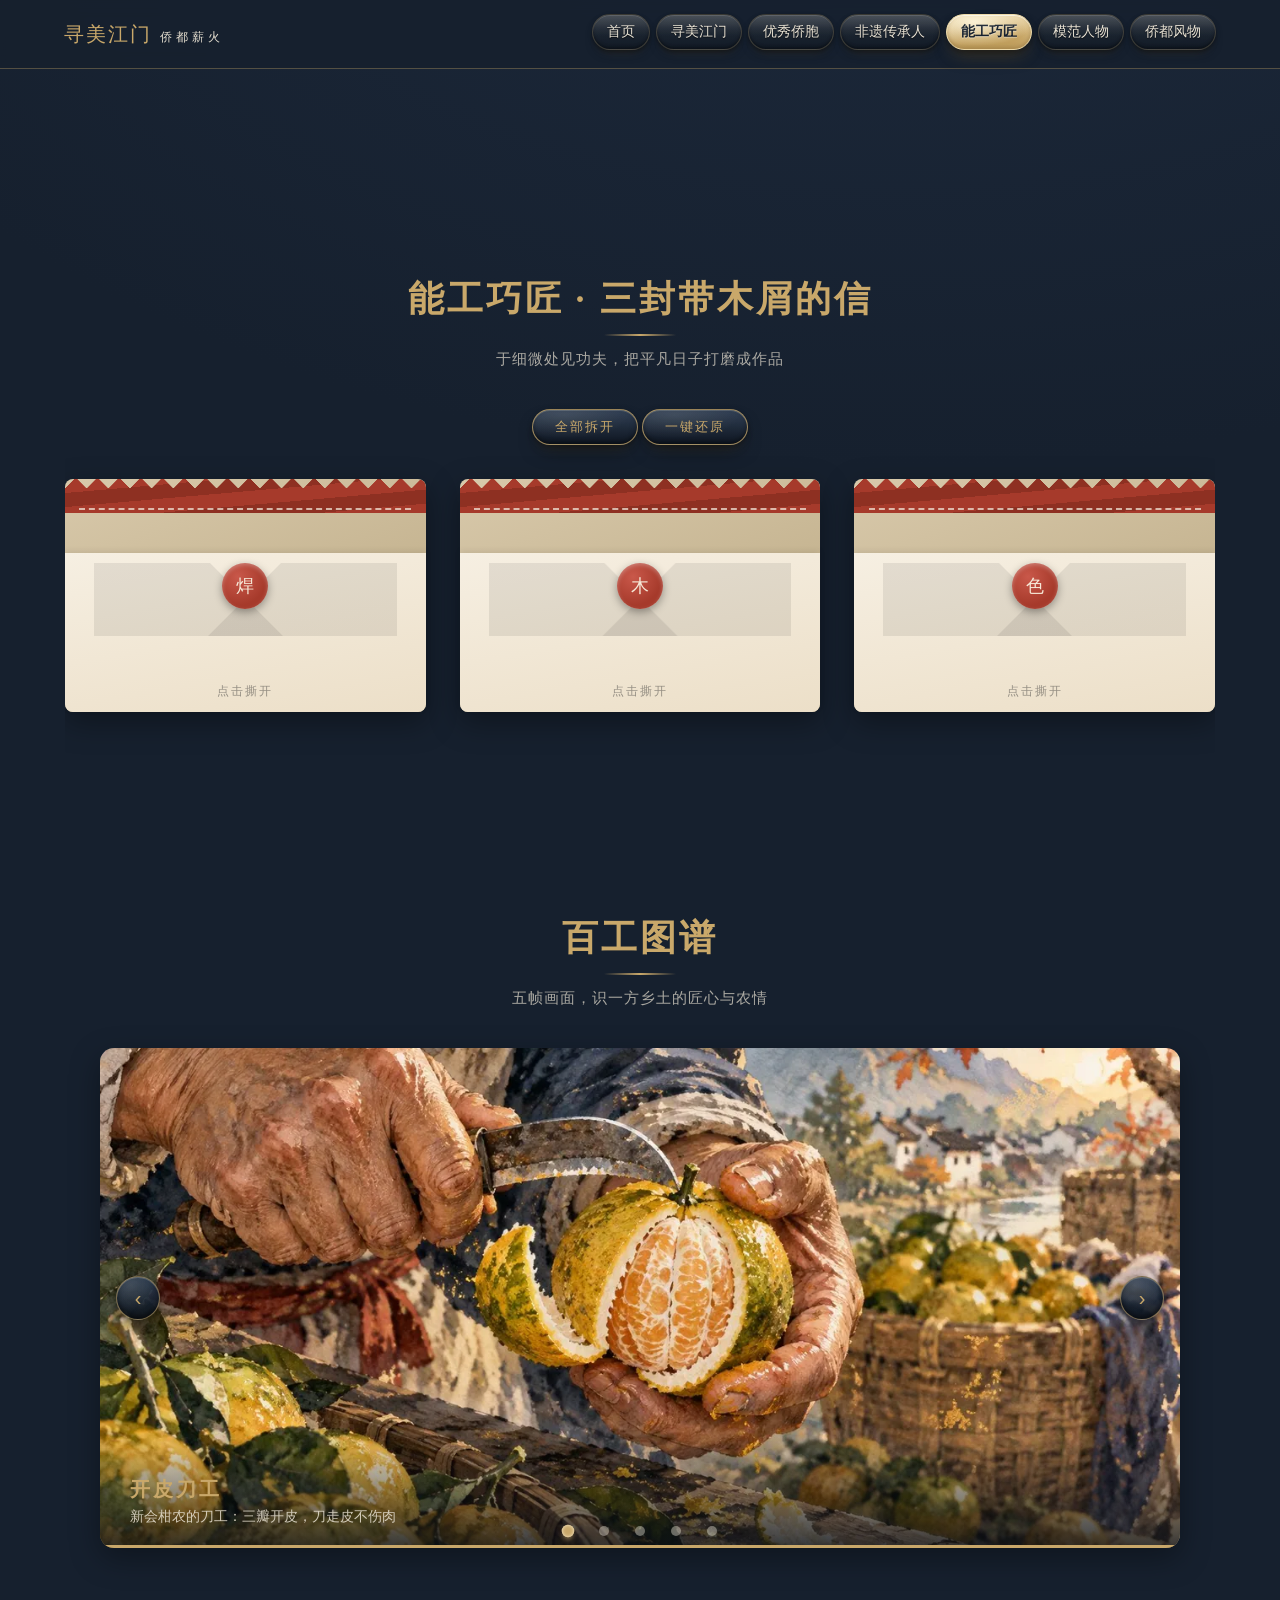
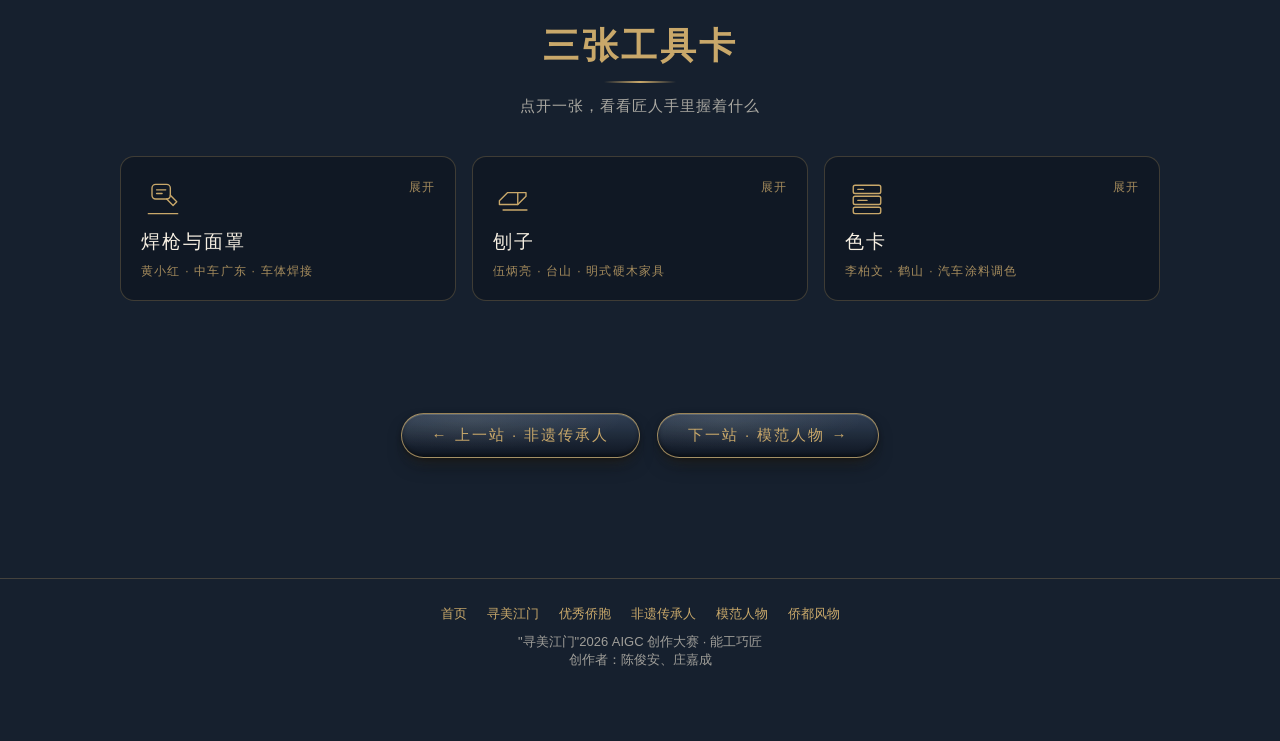
<file: gongjiang.html>
<!DOCTYPE html>
<!-- ============================================================
     gongjiang.html —— 题材三：能工巧匠（人物故事 · 精神传承）
     ★ 文案修改：只改页面底部 GONGJIANG_LETTERS 数组 ★
     （信中三位均为真实人物，事迹已逐条核到官方来源，出处写在数组上方的注释与落款里）
     ============================================================ -->
<html lang="zh-CN">
<head>
  <meta charset="UTF-8">
  <meta name="viewport" content="width=device-width, initial-scale=1.0">
  <title>能工巧匠 · 寻美江门</title>
  <!-- 搜索摘要与分享卡片 -->
  <meta name="description" content="读黄小红的动车车体焊接、伍炳亮的明式家具与李柏文的汽车涂料调色故事。三封带木屑的信与五帧百工图谱，呈现江门工匠在平凡岗位上的钻研与创造。">
  <meta name="theme-color" content="#16202e">
  <meta property="og:title" content="能工巧匠 · 寻美江门">
  <meta property="og:description" content="读黄小红的动车车体焊接、伍炳亮的明式家具与李柏文的汽车涂料调色故事。三封带木屑的信与五帧百工图谱，呈现江门工匠在平凡岗位上的钻研与创造。">
  <meta property="og:type" content="website">
  <meta property="og:site_name" content="寻美江门 · 侨都薪火">
  <meta property="og:locale" content="zh_CN">
  <meta property="og:image" content="https://cheng-ing.github.io/xunmei-jiangmen/images/share-cover.jpg">
  <meta property="og:image:type" content="image/jpeg">
  <meta property="og:image:width" content="1200">
  <meta property="og:image:height" content="630">
  <meta property="og:image:alt" content="赤坎骑楼老街黄昏插画，上书寻美江门·侨都薪火">
  <meta name="twitter:card" content="summary_large_image">
  <meta name="twitter:title" content="能工巧匠 · 寻美江门">
  <meta name="twitter:description" content="读黄小红的动车车体焊接、伍炳亮的明式家具与李柏文的汽车涂料调色故事。三封带木屑的信与五帧百工图谱，呈现江门工匠在平凡岗位上的钻研与创造。">
  <meta name="twitter:image" content="https://cheng-ing.github.io/xunmei-jiangmen/images/share-cover.jpg">
  <meta name="twitter:image:alt" content="赤坎骑楼老街黄昏插画，上书寻美江门·侨都薪火">
  <!-- 站点图标：矢量与 PNG 备用 -->
  <link rel="icon" href="images/favicon.svg" type="image/svg+xml">
  <link rel="icon" href="images/favicon.png" type="image/png" sizes="32x32">
  <link rel="stylesheet" href="css/base.css">
  <link rel="stylesheet" href="css/envelope.css">
  <link rel="stylesheet" href="css/carousel.css">
  <link rel="stylesheet" href="css/hooks.css">
</head>
<body>

  <nav class="site-nav">
    <div class="brand">寻美江门<small>侨都薪火</small></div>
    <ul>
      <li><a class="nav-link" href="index.html">首页</a></li>
      <li><a class="nav-link" href="jiangmen.html">寻美江门</a></li>
      <li><a class="nav-link" href="qiaobao.html">优秀侨胞</a></li>
      <li><a class="nav-link" href="feiyi.html">非遗传承人</a></li>
      <li><a class="nav-link active" href="gongjiang.html">能工巧匠</a></li>
      <li><a class="nav-link" href="mofan.html">模范人物</a></li>
      <li><a class="nav-link" href="fengwu.html">侨都风物</a></li>
    </ul>
  </nav>

  <!-- ▼ 页头引言 + 信封区（三封信由页面底部的 GONGJIANG_LETTERS 数组渲染进 #envGrid） -->
  <section class="section" style="text-align:center;">
    <h2 class="section-title env-space">能工巧匠 · 三封带木屑的信</h2>
    <div class="title-ornament"></div>
    <p class="section-sub">于细微处见功夫，把平凡日子打磨成作品</p>
    <div class="env-tools">
      <button class="btn" data-action="open-all">全部拆开</button>
      <button class="btn" data-action="close-all">一键还原</button>
    </div>
    <div class="env-grid" id="envGrid"></div>
  </section>

  <!-- 换图：覆盖下方 JPG 原图后运行 python tools/optimize-carousel.py，更新两档 WebP。 -->
  <section class="section">
    <h2 class="section-title">百工图谱</h2>
    <div class="title-ornament"></div>
    <p class="section-sub">五帧画面，识一方乡土的匠心与农情</p>
    <div class="carousel" data-interval="5000">
      <div class="carousel-track">
        <div class="slide ph0"><picture><source type="image/webp" srcset="images/照片/能工巧匠/g1-640.webp 640w, images/照片/能工巧匠/g1-1280.webp 1280w" sizes="(max-width: 720px) calc(100vw - 32px), (max-width: 1200px) 90vw, 1080px"><img src="images/照片/能工巧匠/g1.jpg" alt="陈皮晒场：三瓣开皮的刀工" width="1600" height="914" loading="eager" decoding="async"></picture><div class="caption"><b>开皮刀工</b><span>新会柑农的刀工：三瓣开皮，刀走皮不伤肉</span></div></div>
        <div class="slide ph1"><picture><source type="image/webp" srcset="images/照片/能工巧匠/g2-640.webp 640w, images/照片/能工巧匠/g2-1280.webp 1280w" sizes="(max-width: 720px) calc(100vw - 32px), (max-width: 1200px) 90vw, 1080px"><img src="images/照片/能工巧匠/g2.jpg" alt="碉楼营造：竹脚手架上砌拱的泥水匠" width="1600" height="914" loading="lazy" decoding="async"></picture><div class="caption"><b>碉楼营造</b><span>泥水匠一砖一拱，把西洋式样砌进乡土尺度</span></div></div>
        <div class="slide ph2"><picture><source type="image/webp" srcset="images/照片/能工巧匠/g3-640.webp 640w, images/照片/能工巧匠/g3-1280.webp 1280w" sizes="(max-width: 720px) calc(100vw - 32px), (max-width: 1200px) 90vw, 1080px"><img src="images/照片/能工巧匠/g3.jpg" alt="五金星火：车间里的车床与技师" width="1600" height="914" loading="lazy" decoding="async"></picture><div class="caption"><b>五金星火</b><span>从自行车配件到摩托车王国，车间里的技改人生</span></div></div>
        <div class="slide ph3"><picture><source type="image/webp" srcset="images/照片/能工巧匠/g4-640.webp 640w, images/照片/能工巧匠/g4-1280.webp 1280w" sizes="(max-width: 720px) calc(100vw - 32px), (max-width: 1200px) 90vw, 1080px"><img src="images/照片/能工巧匠/g4.jpg" alt="船舶焊花：船坞中的立焊作业" width="1600" height="914" loading="lazy" decoding="async"></picture><div class="caption"><b>船舶焊花</b><span>船厂焊工，一条焊缝走满八米不熄火</span></div></div>
        <div class="slide ph4"><picture><source type="image/webp" srcset="images/照片/能工巧匠/g5-640.webp 640w, images/照片/能工巧匠/g5-1280.webp 1280w" sizes="(max-width: 720px) calc(100vw - 32px), (max-width: 1200px) 90vw, 1080px"><img src="images/照片/能工巧匠/g5.jpg" alt="制香巧手：晒场如金色帘幕的竹签香" width="1600" height="914" loading="lazy" decoding="async"></picture><div class="caption"><b>制香巧手</b><span>新会小冈，一缕香背后是精度到克的配比</span></div></div>
      </div>
      <button class="arrow prev" aria-label="上一张">‹</button>
      <button class="arrow next" aria-label="下一张">›</button>
      <div class="dots"></div><div class="progress"></div>
    </div>
  </section>

  <!-- ▼ 本页专属模块：三张工具卡（<details> 自带展开/收起，不用脚本绑定）
       工具名称与用途按三封信里的岗位整理；卡片写的是工种常识，不是人物原话。 -->
  <section class="section hook-section" aria-labelledby="toolsTitle">
    <h2 class="section-title" id="toolsTitle">三张工具卡</h2>
    <div class="title-ornament"></div>
    <p class="section-sub">点开一张，看看匠人手里握着什么</p>
    <div class="tool-grid">
      <details class="tool-card reveal">
        <summary>
          <svg viewBox="0 0 48 48" fill="none" stroke="currentColor" stroke-width="1.5" stroke-linecap="round" stroke-linejoin="round" aria-hidden="true">
            <rect x="12" y="8" width="20" height="16" rx="4"/>
            <path d="M17 14h10M17 18h6"/>
            <path d="M32 20l7 7-4 4-7-7"/>
            <path d="M8 40h32"/>
          </svg>
          <b>焊枪与面罩</b>
          <span>黄小红 · 中车广东 · 车体焊接</span>
        </summary>
        <p>焊枪走一条焊缝，电流、送丝和行走速度要同步；面罩后面盯的是熔池，手一抖，缺陷就留在里面。</p>
      </details>
      <details class="tool-card reveal">
        <summary>
          <svg viewBox="0 0 48 48" fill="none" stroke="currentColor" stroke-width="1.5" stroke-linecap="round" stroke-linejoin="round" aria-hidden="true">
            <path d="M7 30h20l9-9v-4H16L7 26z"/>
            <path d="M27 17v13"/>
            <path d="M11 36h26"/>
          </svg>
          <b>刨子</b>
          <span>伍炳亮 · 台山 · 明式硬木家具</span>
        </summary>
        <p>刨刃磨得够快，刨花才薄得透光；木料服不服帖，手一推就知道。</p>
      </details>
      <details class="tool-card reveal">
        <summary>
          <svg viewBox="0 0 48 48" fill="none" stroke="currentColor" stroke-width="1.5" stroke-linecap="round" stroke-linejoin="round" aria-hidden="true">
            <rect x="9" y="9" width="30" height="9" rx="2"/>
            <rect x="9" y="21" width="30" height="9" rx="2"/>
            <rect x="9" y="33" width="30" height="7" rx="2"/>
            <path d="M14 13.5h6M14 25.5h10"/>
          </svg>
          <b>色卡</b>
          <span>李柏文 · 鹤山 · 汽车涂料调色</span>
        </summary>
        <p>同一块漆，日光、阴天、路灯下是三种颜色；对着标准板反复比，才敢签字交付。</p>
      </details>
    </div>
  </section>

  <!-- ▼ 页间互链：上一题材 / 下一题材 -->
  <section class="section page-links" style="text-align:center;">
    <a class="btn" href="feiyi.html">← 上一站 · 非遗传承人</a>
    <a class="btn" href="mofan.html" style="margin-left:12px;">下一站 · 模范人物 →</a>
  </section>

  <footer class="site-footer">
    <div class="foot-nav">
      <a href="index.html">首页</a><a href="jiangmen.html">寻美江门</a><a href="qiaobao.html">优秀侨胞</a><a href="feiyi.html">非遗传承人</a><a href="mofan.html">模范人物</a><a href="fengwu.html">侨都风物</a>
    </div>
    "寻美江门"2026 AIGC 创作大赛 · 能工巧匠
    <nav> 创作者：陈俊安、庄嘉成</nav>
  </footer>

  <!-- ▼ 本页信封文案：三位真实工匠，改文字只动这个数组。
       资料出处（2026 年 10 月逐条核对）：
       黄小红 —— 江门市人民政府网 http://www.jiangmen.gov.cn/home/bmdt/content/post_3291626.html
                  人民网 全国劳动模范表彰名单 http://politics.people.com.cn/n1/2025/0429/c1001-40470358.html
       伍炳亮 —— 台山市人社局 http://www.cnts.gov.cn/zfgzbm/srlzyhshbzj/zwgk/zfxxgkml/gzdt/content/post_2678299.html
                  江门市人民政府网 http://www.jiangmen.gov.cn/bmpd/jmswhgdlytyj/zwgk/gzdt/content/post_3055043.html
       李柏文 —— 鹤山市人民政府网 https://www.heshan.gov.cn/jmhsrsj/gkmlpt/content/3/3156/post_3156467.html
                  江门市人社局'侨都十大工匠'公示 https://www.jiangmen.gov.cn/bmpd/jmsrlzyhshbzj/sylm/jggs/content/post_2586001.html
       注：黄小红的性别与籍贯在公开报道里没有明确记载，正文一律不写人称代词；
           想换人可用陈孟锦（新会中集·钳工，广东省首席技师）、何先勇（大冶摩托·维修电工，省五一劳动奖章）。 -->
  <script>
    const GONGJIANG_LETTERS = [
      {
        seal: "焊",
        title: "黄小红：动车组车体上的焊缝",
        body: "2012 年从广州铁路职业技术学院毕业，进了新会的中车广东，一直守在车体焊接一线。2015 年，车体‘青年先锋队’完成 25 项难题攻关，把产线节拍压到‘3 天 5 辆车’；2021 年‘黄小红劳模创新工作室’挂牌，拿下3项国家专利，带出2名高级技师、10名技师。2025年4月，黄小红获评全国劳动模范。",
        sign: "—— 事迹据江门市人民政府网、人民网全国劳动模范名单"
      },
      {
        seal: "木",
        title: "伍炳亮：一千三百款明式家具",
        body: "台山人，1953 年生，做硬木家具四十余年，把门道总结成‘型、艺、材、韵’四个字，累计设计1300多款家具。2022年获第八届中国工艺美术大师称号；2024 年 3 月，5 套作品入藏中国国家博物馆。‘我对黄花梨可谓40多年高烧不退。’",
        sign: "—— 事迹据台山市人社局、江门市人民政府网、人民日报海外版"
      },
      {
        seal: "色",
        title: "李柏文：给汽车调一身漆",
        body: "在鹤山的雅图高新做汽车涂料调色与研发，从一线调色员干到项目组主管。2018 年评上鹤山工匠，2019年获广东省五一劳动奖章，2021年4月获全国五一劳动奖章，先后取得 16 项专利；广汽传祺的定制涂料曾卡在‘罩高温清漆易缩孔、银粉漆失光’上，被一次次试验磨到了按期交付。",
        sign: "—— 事迹据鹤山市人民政府网、中华全国总工会表彰名单"
      }
    ];
  </script>
  <script src="js/common.js"></script>
  <script src="js/carousel.js"></script>
  <script>renderEnvelopes("#envGrid", GONGJIANG_LETTERS);</script> <!-- 把文案渲染成信封 -->
</body>
</html>
</file>
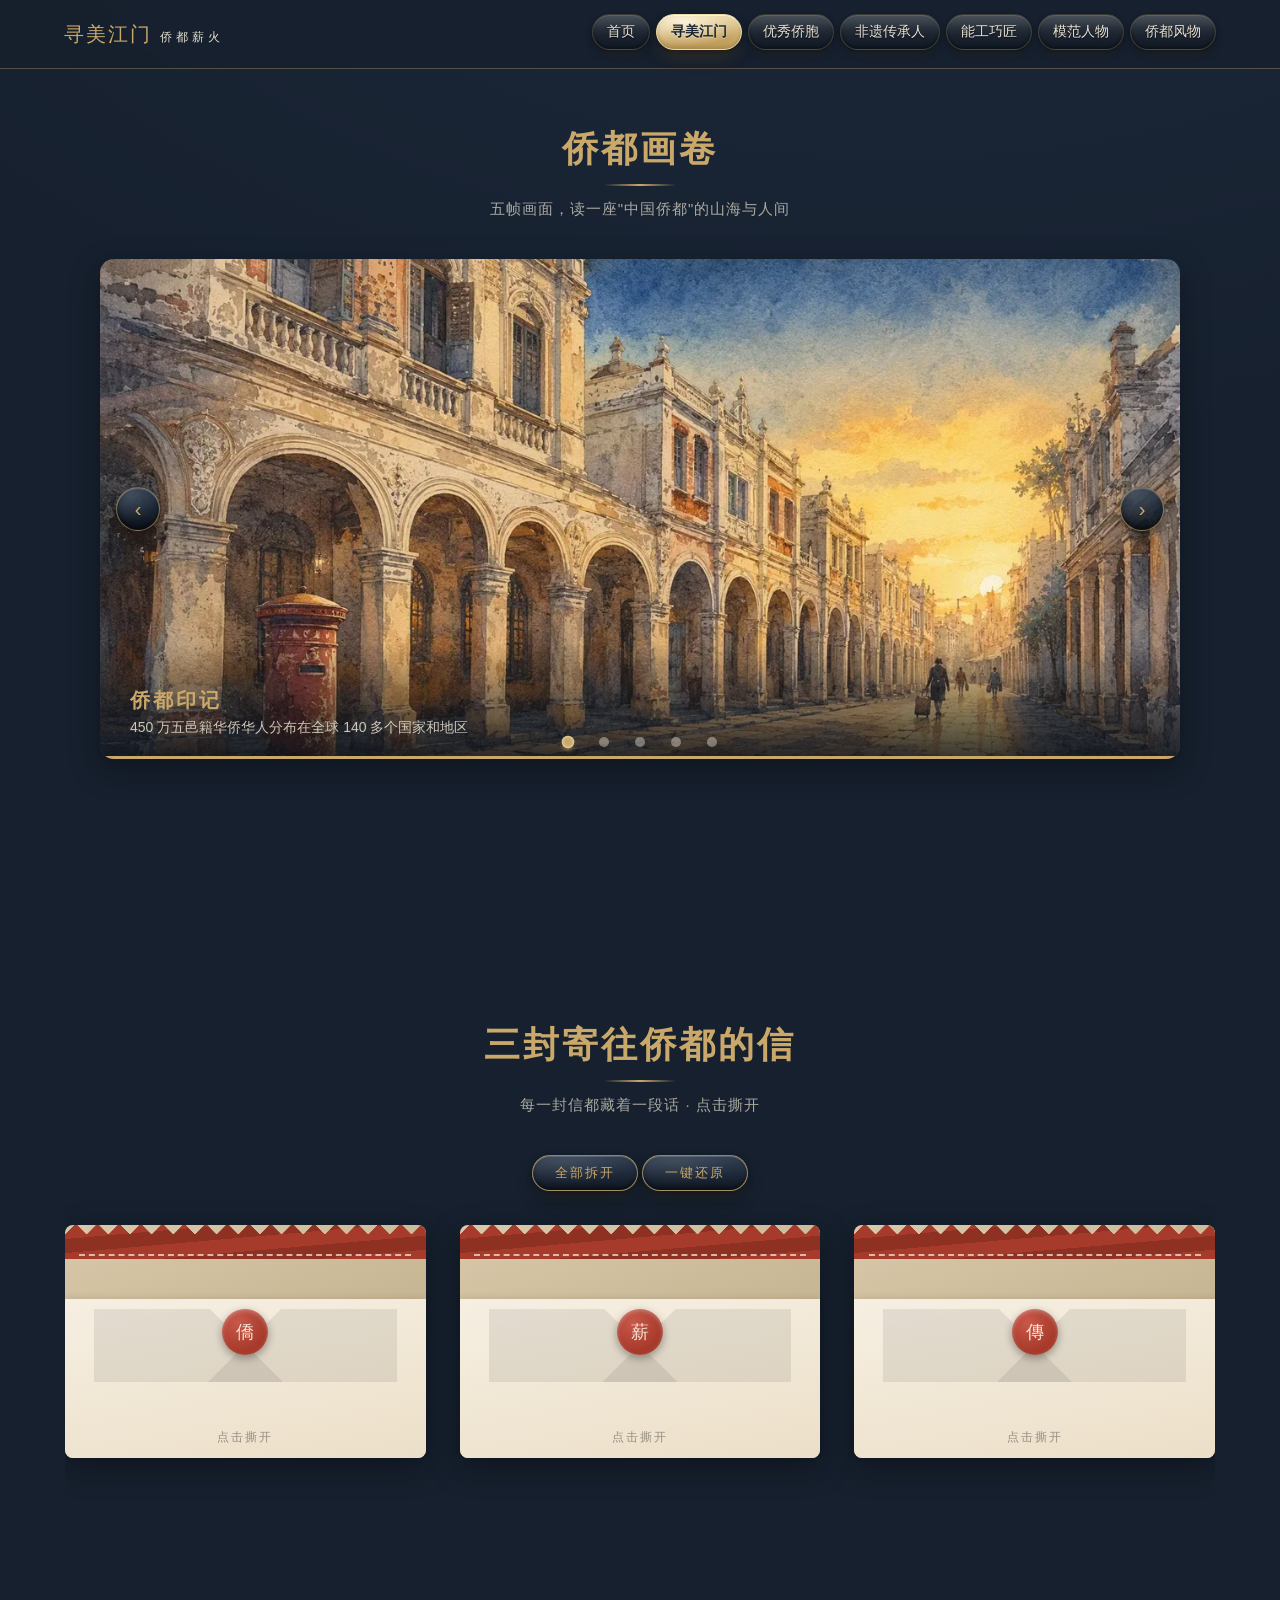
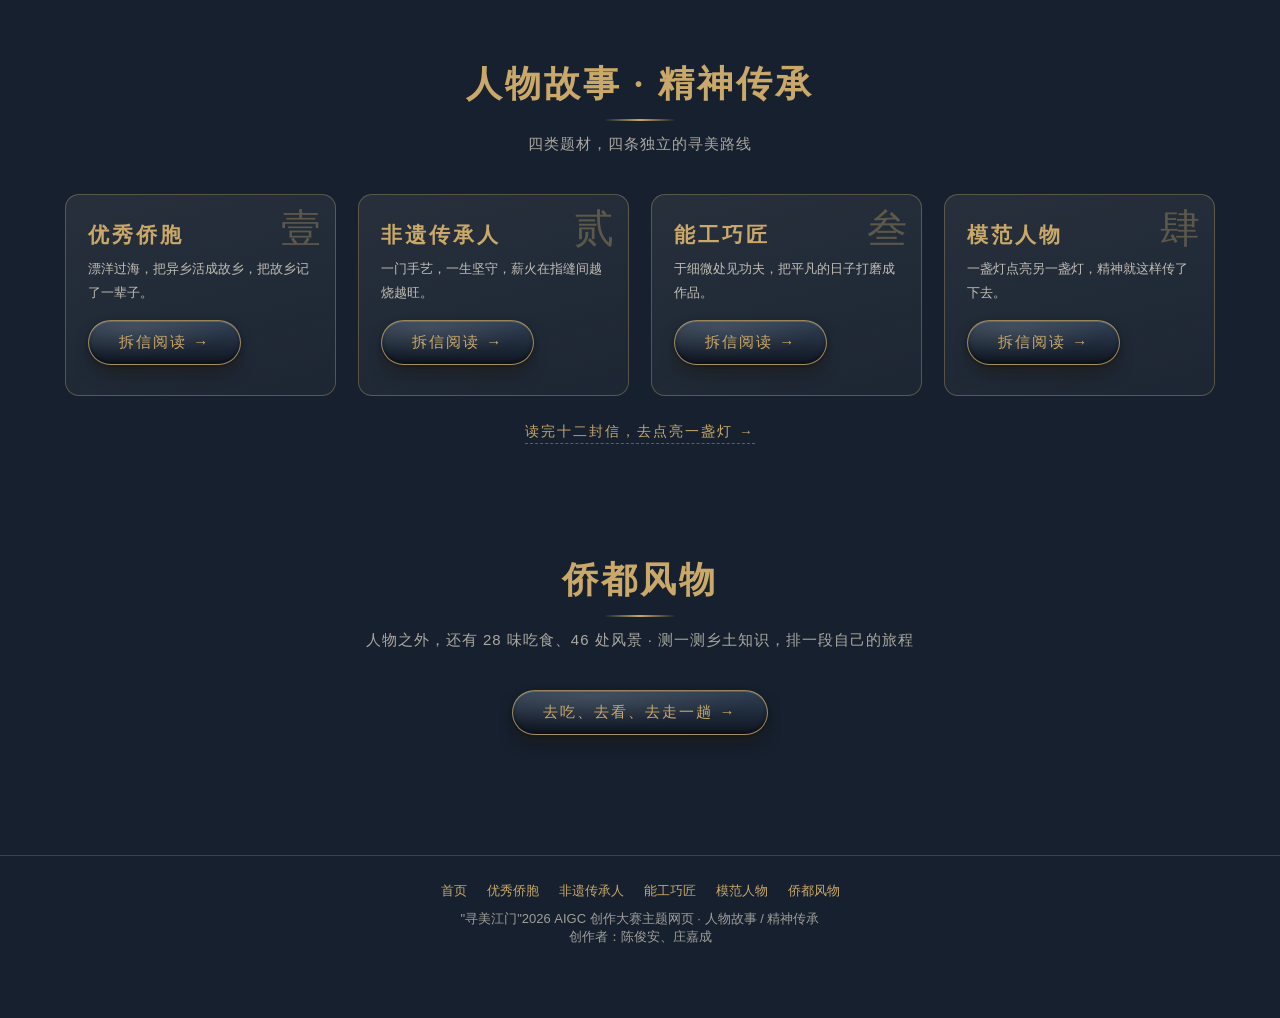
<file: jiangmen.html>
<!DOCTYPE html>
<!-- ============================================================
     jiangmen.html —— 江门总览页：轮播画卷与寄语信封
     + 四大题材入口（优秀侨胞 / 非遗传承人 / 能工巧匠 / 模范人物）
     ============================================================ -->
<html lang="zh-CN">
<head>
  <meta charset="UTF-8">
  <meta name="viewport" content="width=device-width, initial-scale=1.0">
  <title>寻美江门 · 五邑侨都</title>
  <!-- 搜索摘要与分享卡片 -->
  <meta name="description" content="展开五邑侨都画卷，拆开三封寄往侨都的信。从碉楼骑楼、非遗手艺到人物故事与侨乡风物，开启寻美江门的文化之旅。">
  <meta name="theme-color" content="#16202e">
  <meta property="og:title" content="寻美江门 · 五邑侨都">
  <meta property="og:description" content="展开五邑侨都画卷，拆开三封寄往侨都的信。从碉楼骑楼、非遗手艺到人物故事与侨乡风物，开启寻美江门的文化之旅。">
  <meta property="og:type" content="website">
  <meta property="og:site_name" content="寻美江门 · 侨都薪火">
  <meta property="og:locale" content="zh_CN">
  <meta property="og:image" content="https://cheng-ing.github.io/xunmei-jiangmen/images/share-cover.jpg">
  <meta property="og:image:type" content="image/jpeg">
  <meta property="og:image:width" content="1200">
  <meta property="og:image:height" content="630">
  <meta property="og:image:alt" content="赤坎骑楼老街黄昏插画，上书寻美江门·侨都薪火">
  <meta name="twitter:card" content="summary_large_image">
  <meta name="twitter:title" content="寻美江门 · 五邑侨都">
  <meta name="twitter:description" content="展开五邑侨都画卷，拆开三封寄往侨都的信。从碉楼骑楼、非遗手艺到人物故事与侨乡风物，开启寻美江门的文化之旅。">
  <meta name="twitter:image" content="https://cheng-ing.github.io/xunmei-jiangmen/images/share-cover.jpg">
  <meta name="twitter:image:alt" content="赤坎骑楼老街黄昏插画，上书寻美江门·侨都薪火">
  <!-- 站点图标：矢量与 PNG 备用 -->
  <link rel="icon" href="images/favicon.svg" type="image/svg+xml">
  <link rel="icon" href="images/favicon.png" type="image/png" sizes="32x32">
  <link rel="stylesheet" href="css/base.css">
  <link rel="stylesheet" href="css/carousel.css">
  <link rel="stylesheet" href="css/envelope.css">
  <link rel="stylesheet" href="css/entries.css">
</head>
<body>

  <!-- ▼ 顶部导航（全站同一份，当前页加 .active） -->
  <nav class="site-nav">
    <div class="brand">寻美江门<small>侨都薪火</small></div>
    <ul>
      <li><a class="nav-link" href="index.html">首页</a></li>
      <li><a class="nav-link active" href="jiangmen.html">寻美江门</a></li>
      <li><a class="nav-link" href="qiaobao.html">优秀侨胞</a></li>
      <li><a class="nav-link" href="feiyi.html">非遗传承人</a></li>
      <li><a class="nav-link" href="gongjiang.html">能工巧匠</a></li>
      <li><a class="nav-link" href="mofan.html">模范人物</a></li>
      <li><a class="nav-link" href="fengwu.html">侨都风物</a></li>
    </ul>
  </nav>

  <!-- 换图：覆盖下方 JPG 原图后运行 python tools/optimize-carousel.py；data-interval 设置轮播间隔（毫秒）。 -->
  <section class="section">
    <h2 class="section-title">侨都画卷</h2>
    <div class="title-ornament"></div>
    <p class="section-sub">五帧画面，读一座"中国侨都"的山海与人间</p>

    <div class="carousel" data-interval="5000">
      <div class="carousel-track">

        <!-- 幻灯片 1：原图 images/照片/寻美江门/slide1.jpg，WebP 为生成的响应式副本。 -->
        <div class="slide ph0">
          <picture>
            <source type="image/webp" srcset="images/照片/寻美江门/slide1-640.webp 640w, images/照片/寻美江门/slide1-1280.webp 1280w" sizes="(max-width: 720px) calc(100vw - 32px), (max-width: 1200px) 90vw, 1080px">
            <img src="images/照片/寻美江门/slide1.jpg" alt="侨都印记：赤坎骑楼老街黄昏" width="1600" height="914" loading="eager" decoding="async" fetchpriority="high">
          </picture>
          <div class="caption"><b>侨都印记</b><span>450 万五邑籍华侨华人分布在全球 140 多个国家和地区</span></div>
        </div>

        <!-- 幻灯片 2 -->
        <div class="slide ph1">
          <picture>
            <source type="image/webp" srcset="images/照片/寻美江门/slide2-640.webp 640w, images/照片/寻美江门/slide2-1280.webp 1280w" sizes="(max-width: 720px) calc(100vw - 32px), (max-width: 1200px) 90vw, 1080px">
            <img src="images/照片/寻美江门/slide2.jpg" alt="帆樯三岛：潭江晨雾中的帆船与碉楼" width="1600" height="914" loading="lazy" decoding="async">
          </picture>
          <div class="caption"><b>帆樯三岛</b><span>赤坎、潭江与崖门，把离别与归来都写进了碉楼与骑楼</span></div>
        </div>

        <!-- 幻灯片 3 -->
        <div class="slide ph2">
          <picture>
            <source type="image/webp" srcset="images/照片/寻美江门/slide3-640.webp 640w, images/照片/寻美江门/slide3-1280.webp 1280w" sizes="(max-width: 720px) calc(100vw - 32px), (max-width: 1200px) 90vw, 1080px">
            <img src="images/照片/寻美江门/slide3.jpg" alt="非遗薪火：葵艺匠人绘制葵扇" width="1600" height="914" loading="lazy" decoding="async">
          </picture>
          <div class="caption"><b>非遗薪火</b><span>新会葵艺、台山浮石飘色、荷塘纱龙……手艺在指尖一代代相传</span></div>
        </div>

        <!-- 幻灯片 4 -->
        <div class="slide ph3">
          <picture>
            <source type="image/webp" srcset="images/照片/寻美江门/slide4-640.webp 640w, images/照片/寻美江门/slide4-1280.webp 1280w" sizes="(max-width: 720px) calc(100vw - 32px), (max-width: 1200px) 90vw, 1080px">
            <img src="images/照片/寻美江门/slide4.jpg" alt="匠心如琢：新会陈皮晒场" width="1600" height="914" loading="lazy" decoding="async">
          </picture>
          <div class="caption"><b>匠心如琢</b><span>从一把蒲扇到一座侨校，能工巧匠把日子打磨成作品</span></div>
        </div>

        <!-- 幻灯片 5 -->
        <div class="slide ph4">
          <picture>
            <source type="image/webp" srcset="images/照片/寻美江门/slide5-640.webp 640w, images/照片/寻美江门/slide5-1280.webp 1280w" sizes="(max-width: 720px) calc(100vw - 32px), (max-width: 1200px) 90vw, 1080px">
            <img src="images/照片/寻美江门/slide5.jpg" alt="精神长河：侨批化作飞鸟掠过侨都夜色" width="1600" height="914" loading="lazy" decoding="async">
          </picture>
          <div class="caption"><b>精神长河</b><span>爱国、开放、勤劳、重教——侨都精神在新一代身上继续生长</span></div>
        </div>

      </div>
      <button class="arrow prev" aria-label="上一张">‹</button>
      <button class="arrow next" aria-label="下一张">›</button>
      <div class="dots"></div>
      <div class="progress"></div>
    </div>
  </section>

  <!-- ▼ 第二部分：寄语信封（点击撕开）
       文案在页面底部 page-data 脚本里的 JIANGMEN_LETTERS 数组修改 -->
  <section class="section" id="letters" style="scroll-margin-top: 100px">
    <h2 class="section-title env-space">三封寄往侨都的信</h2>
    <div class="title-ornament"></div>
    <p class="section-sub">每一封信都藏着一段话 · 点击撕开</p>
    <div class="env-tools">
      <button class="btn" data-action="open-all">全部拆开</button>
      <button class="btn" data-action="close-all">一键还原</button>
    </div>
    <div class="env-grid" id="envGrid"></div>
  </section>

  <!-- ▼ 第三部分：四大题材入口（点击前往独立页面） -->
  <section class="section">
    <h2 class="section-title">人物故事 · 精神传承</h2>
    <div class="title-ornament"></div>
    <p class="section-sub">四类题材，四条独立的寻美路线</p>
    <div class="entry-grid">
      <a class="entry-card reveal" href="qiaobao.html">
        <span class="no">壹</span><h3>优秀侨胞</h3><p>漂洋过海，把异乡活成故乡，把故乡记了一辈子。</p><span class="btn" style="margin-top:14px">拆信阅读 →</span>
      </a>
      <a class="entry-card reveal" href="feiyi.html">
        <span class="no">贰</span><h3>非遗传承人</h3><p>一门手艺，一生坚守，薪火在指缝间越烧越旺。</p><span class="btn" style="margin-top:14px">拆信阅读 →</span>
      </a>
      <a class="entry-card reveal" href="gongjiang.html">
        <span class="no">叁</span><h3>能工巧匠</h3><p>于细微处见功夫，把平凡的日子打磨成作品。</p><span class="btn" style="margin-top:14px">拆信阅读 →</span>
      </a>
      <a class="entry-card reveal" href="mofan.html">
        <span class="no">肆</span><h3>模范人物</h3><p>一盏灯点亮另一盏灯，精神就这样传了下去。</p><span class="btn" style="margin-top:14px">拆信阅读 →</span>
      </a>
    </div>
    <!-- 四页都读完的人，来这里接一棒 -->
    <p class="entry-loop"><a href="mofan.html#xinhuo">读完十二封信，去点亮一盏灯 →</a></p>
  </section>

  <!-- ▼ 第四部分：侨都风物入口（美食、美景、路线、分享长图都在 fengwu.html） -->
  <section class="section" style="text-align:center;">
    <h2 class="section-title">侨都风物</h2>
    <div class="title-ornament"></div>
    <p class="section-sub">人物之外，还有 28 味吃食、46 处风景 · 测一测乡土知识，排一段自己的旅程</p>
    <a class="btn" href="fengwu.html">去吃、去看、去走一趟 →</a>
  </section>

  <footer class="site-footer">
    <div class="foot-nav">
      <a href="index.html">首页</a><a href="qiaobao.html">优秀侨胞</a><a href="feiyi.html">非遗传承人</a><a href="gongjiang.html">能工巧匠</a><a href="mofan.html">模范人物</a><a href="fengwu.html">侨都风物</a>
    </div>
    "寻美江门"2026 AIGC 创作大赛主题网页 · 人物故事 / 精神传承
    <nav> 创作者：陈俊安、庄嘉成</nav>
  </footer>

  <!-- ▼ 本页信封文案（改字只改这里，结构不动） -->
  <script>
    const JIANGMEN_LETTERS = [
      {
        seal: "僑",
        title: "第一封 · 家书抵万金",
        body: "一百年前，五邑先民从三十三墟街出发，下南洋、赴北美。侨批里最重的一句，永远是'平安，勿念'。今天再读这些泛黄的信纸，仍能听见那座港口的心跳。",
        sign: "—— 致每一位出走的少年与归来的老人"
      },
      {
        seal: "薪",
        title: "第二封 · 灯火可亲",
        body: "碉楼顶上的探照灯早就不亮了，可开平每一所乡村学校夜晚都亮着灯；葵扇厂的机器停了，新会学堂里的孩子还在学扎葵。侨都的光，从来不是电，是重教与传承。",
        sign: "—— 写在潭江夜航的船头"
      },
      {
        seal: "傳",
        title: "第三封 · 下一程",
        body: "把先辈的故事讲给 AI 听，让算法学会乡音，让作品带着温度上路。寻美江门，寻的不只是风景，是那股'走得再远，也要把根留住'的精气神。",
        sign: "—— 寻美江门 2026"
      }
    ];
  </script>
  <script src="js/common.js"></script>
  <script src="js/carousel.js"></script>
  <script>renderEnvelopes("#envGrid", JIANGMEN_LETTERS);</script> <!-- 把文案渲染成信封 -->
</body>
</html>
</file>
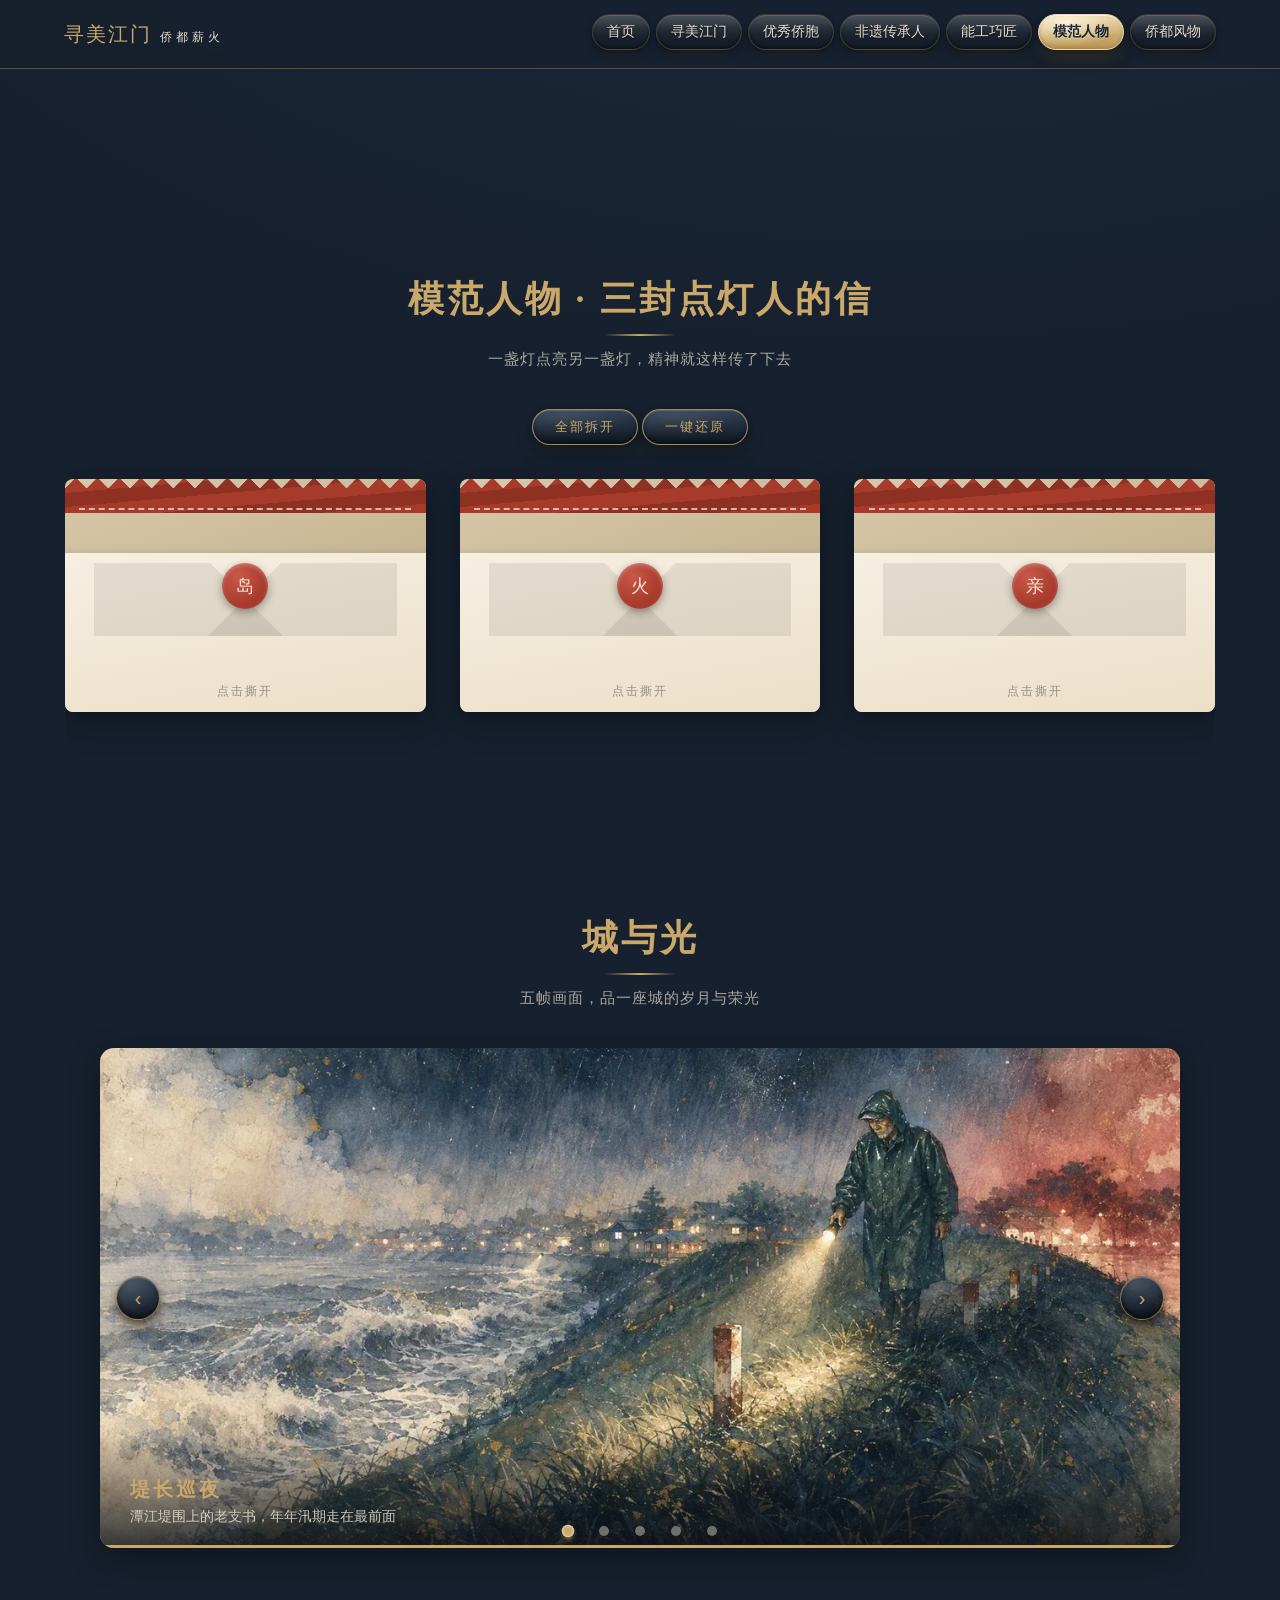
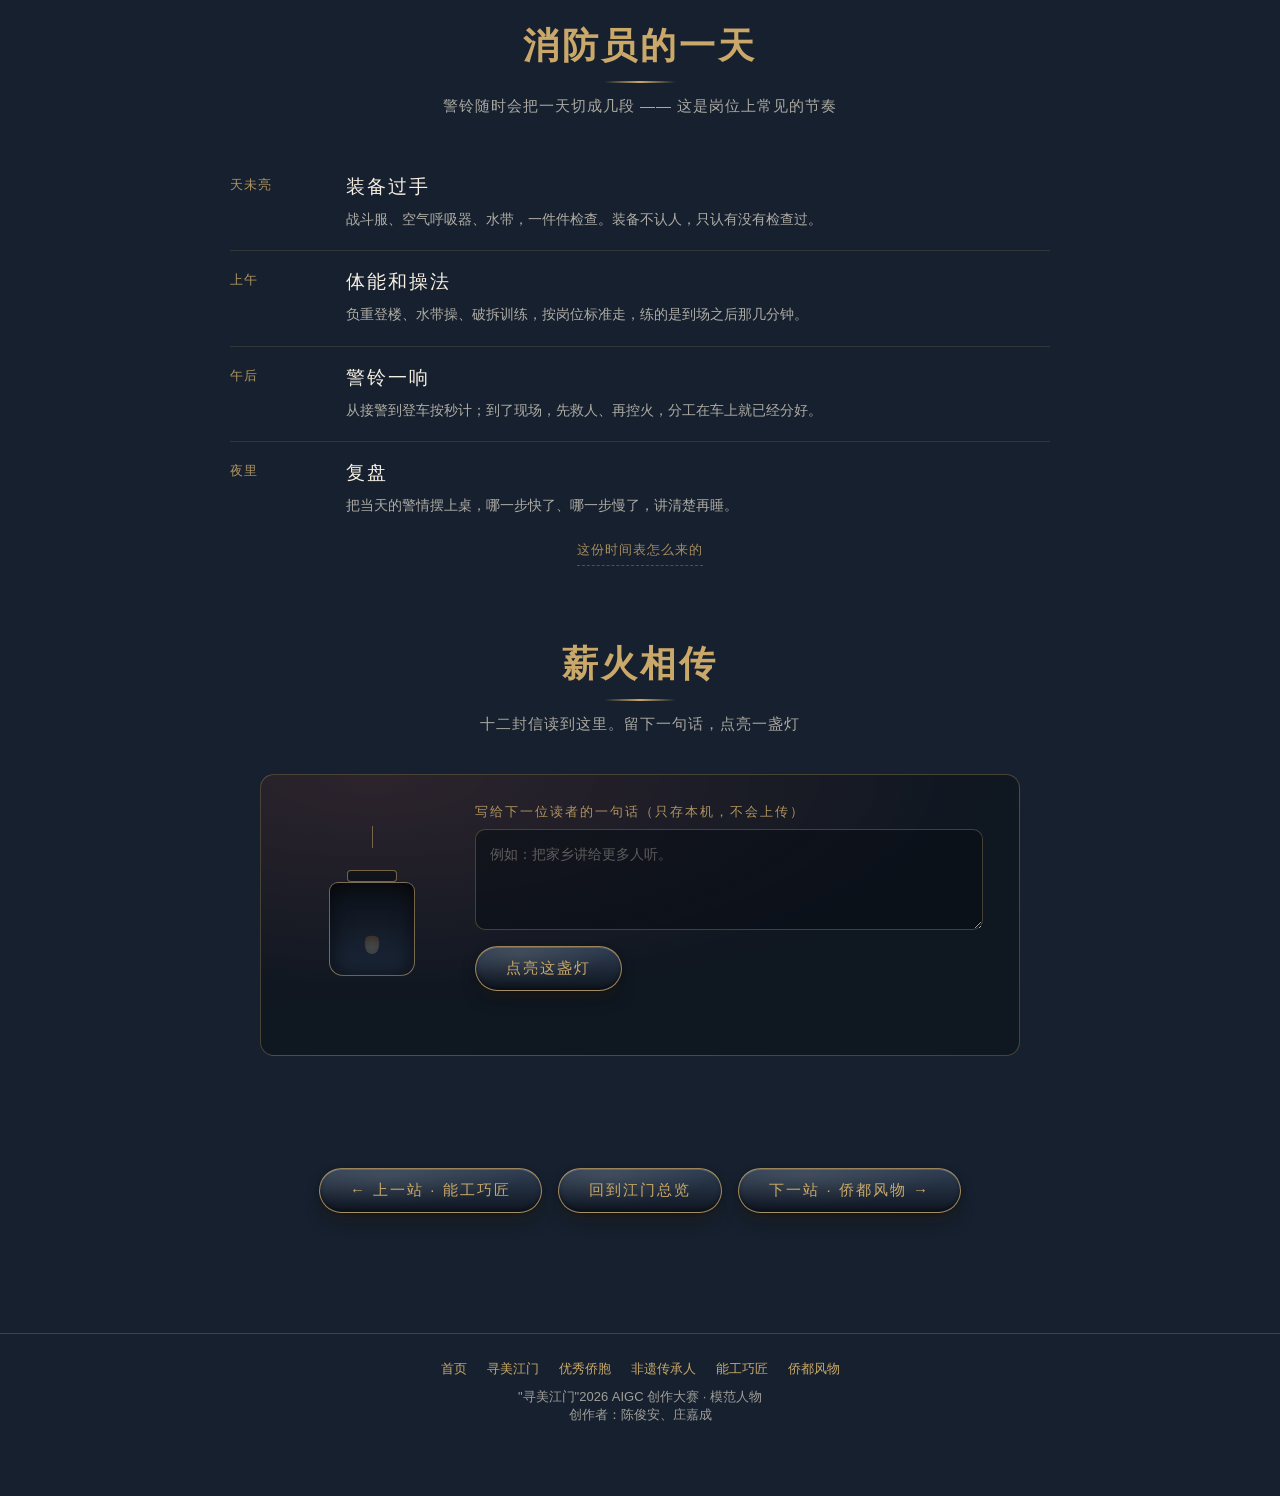
<file: mofan.html>
<!DOCTYPE html>
<!-- ============================================================
     mofan.html —— 题材四：模范人物（人物故事 · 精神传承）
     ★ 文案修改：只改页面底部 MOFAN_LETTERS 数组 ★
     （信中三位均为真实人物，事迹已逐条核到官方来源，出处写在数组上方的注释与落款里）
     ============================================================ -->
<html lang="zh-CN">
<head>
  <meta charset="UTF-8">
  <meta name="viewport" content="width=device-width, initial-scale=1.0">
  <title>模范人物 · 寻美江门</title>
  <!-- 搜索摘要与分享卡片 -->
  <meta name="description" content="走近扎根海岛教育的梁伟忠、危急时刻救人的消防员李建与照护亲人、服务社区的谭爱玲。读三封点灯人的信，在江门的日常故事中看见责任、善意与精神传承。">
  <meta name="theme-color" content="#16202e">
  <meta property="og:title" content="模范人物 · 寻美江门">
  <meta property="og:description" content="走近扎根海岛教育的梁伟忠、危急时刻救人的消防员李建与照护亲人、服务社区的谭爱玲。读三封点灯人的信，在江门的日常故事中看见责任、善意与精神传承。">
  <meta property="og:type" content="website">
  <meta property="og:site_name" content="寻美江门 · 侨都薪火">
  <meta property="og:locale" content="zh_CN">
  <meta property="og:image" content="https://cheng-ing.github.io/xunmei-jiangmen/images/share-cover.jpg">
  <meta property="og:image:type" content="image/jpeg">
  <meta property="og:image:width" content="1200">
  <meta property="og:image:height" content="630">
  <meta property="og:image:alt" content="赤坎骑楼老街黄昏插画，上书寻美江门·侨都薪火">
  <meta name="twitter:card" content="summary_large_image">
  <meta name="twitter:title" content="模范人物 · 寻美江门">
  <meta name="twitter:description" content="走近扎根海岛教育的梁伟忠、危急时刻救人的消防员李建与照护亲人、服务社区的谭爱玲。读三封点灯人的信，在江门的日常故事中看见责任、善意与精神传承。">
  <meta name="twitter:image" content="https://cheng-ing.github.io/xunmei-jiangmen/images/share-cover.jpg">
  <meta name="twitter:image:alt" content="赤坎骑楼老街黄昏插画，上书寻美江门·侨都薪火">
  <!-- 站点图标：矢量与 PNG 备用 -->
  <link rel="icon" href="images/favicon.svg" type="image/svg+xml">
  <link rel="icon" href="images/favicon.png" type="image/png" sizes="32x32">
  <link rel="stylesheet" href="css/base.css">
  <link rel="stylesheet" href="css/envelope.css">
  <link rel="stylesheet" href="css/carousel.css">
  <link rel="stylesheet" href="css/hooks.css">
</head>
<body>

  <nav class="site-nav">
    <div class="brand">寻美江门<small>侨都薪火</small></div>
    <ul>
      <li><a class="nav-link" href="index.html">首页</a></li>
      <li><a class="nav-link" href="jiangmen.html">寻美江门</a></li>
      <li><a class="nav-link" href="qiaobao.html">优秀侨胞</a></li>
      <li><a class="nav-link" href="feiyi.html">非遗传承人</a></li>
      <li><a class="nav-link" href="gongjiang.html">能工巧匠</a></li>
      <li><a class="nav-link active" href="mofan.html">模范人物</a></li>
      <li><a class="nav-link" href="fengwu.html">侨都风物</a></li>
    </ul>
  </nav>

  <!-- ▼ 页头引言 + 信封区（三封信由页面底部的 MOFAN_LETTERS 数组渲染进 #envGrid） -->
  <section class="section" style="text-align:center;">
    <h2 class="section-title env-space">模范人物 · 三封点灯人的信</h2>
    <div class="title-ornament"></div>
    <p class="section-sub">一盏灯点亮另一盏灯，精神就这样传了下去</p>
    <div class="env-tools">
      <button class="btn" data-action="open-all">全部拆开</button>
      <button class="btn" data-action="close-all">一键还原</button>
    </div>
    <div class="env-grid" id="envGrid"></div>
  </section>

  <!-- 换图：覆盖下方 JPG 原图后运行 python tools/optimize-carousel.py，更新两档 WebP。 -->
  <section class="section">
    <h2 class="section-title">城与光</h2>
    <div class="title-ornament"></div>
    <p class="section-sub">五帧画面，品一座城的岁月与荣光</p>
    <div class="carousel" data-interval="5000">
      <div class="carousel-track">
        <div class="slide ph0"><picture><source type="image/webp" srcset="images/照片/模范人物/m1-640.webp 640w, images/照片/模范人物/m1-1280.webp 1280w" sizes="(max-width: 720px) calc(100vw - 32px), (max-width: 1200px) 90vw, 1080px"><img src="images/照片/模范人物/m1.jpg" alt="巡堤：暴雨夜堤围上的手电光" width="1600" height="914" loading="eager" decoding="async"></picture><div class="caption"><b>堤长巡夜</b><span>潭江堤围上的老支书，年年汛期走在最前面</span></div></div>
        <div class="slide ph1"><picture><source type="image/webp" srcset="images/照片/模范人物/m2-640.webp 640w, images/照片/模范人物/m2-1280.webp 1280w" sizes="(max-width: 720px) calc(100vw - 32px), (max-width: 1200px) 90vw, 1080px"><img src="images/照片/模范人物/m2.jpg" alt="乡村教师：侨乡村小的午后课堂" width="1600" height="914" loading="lazy" decoding="async"></picture><div class="caption"><b>乡村教师</b><span>侨乡村小三尺讲台，一站就是三十年</span></div></div>
        <div class="slide ph2"><picture><source type="image/webp" srcset="images/照片/模范人物/m3-640.webp 640w, images/照片/模范人物/m3-1280.webp 1280w" sizes="(max-width: 720px) calc(100vw - 32px), (max-width: 1200px) 90vw, 1080px"><img src="images/照片/模范人物/m3.jpg" alt="归雁兴村：老祠堂里的乡村直播间" width="1600" height="914" loading="lazy" decoding="async"></picture><div class="caption"><b>归雁兴村</b><span>返乡青年把旧祠堂改成直播间，土特产飞向全国</span></div></div>
        <div class="slide ph3"><picture><source type="image/webp" srcset="images/照片/模范人物/m4-640.webp 640w, images/照片/模范人物/m4-1280.webp 1280w" sizes="(max-width: 720px) calc(100vw - 32px), (max-width: 1200px) 90vw, 1080px"><img src="images/照片/模范人物/m4.jpg" alt="志愿服务：老街巷口的红马甲" width="1600" height="914" loading="lazy" decoding="async"></picture><div class="caption"><b>志愿红马甲</b><span>侨都社区的志愿者队伍，把邻里缝得密密实实</span></div></div>
        <div class="slide ph4"><picture><source type="image/webp" srcset="images/照片/模范人物/m5-640.webp 640w, images/照片/模范人物/m5-1280.webp 1280w" sizes="(max-width: 720px) calc(100vw - 32px), (max-width: 1200px) 90vw, 1080px"><img src="images/照片/模范人物/m5.jpg" alt="少年传薪：非遗研学课堂上的孩子" width="1600" height="914" loading="lazy" decoding="async"></picture><div class="caption"><b>少年传薪</b><span>非遗研学课堂上的孩子，是精神的下一棒</span></div></div>
      </div>
      <button class="arrow prev" aria-label="上一张">‹</button>
      <button class="arrow next" aria-label="下一张">›</button>
      <div class="dots"></div><div class="progress"></div>
    </div>
  </section>

  <!-- ▼ 本页专属模块：消防员的一天
       按消防员岗位的公开日常整理，写的是岗位节奏，不是李建本人的作息记录。 -->
  <section class="section hook-section" aria-labelledby="fireDayTitle">
    <h2 class="section-title" id="fireDayTitle">消防员的一天</h2>
    <div class="title-ornament"></div>
    <p class="section-sub">警铃随时会把一天切成几段 —— 这是岗位上常见的节奏</p>
    <ol class="day-line">
      <li class="reveal">
        <span>天未亮</span>
        <div><b>装备过手</b><p>战斗服、空气呼吸器、水带，一件件检查。装备不认人，只认有没有检查过。</p></div>
      </li>
      <li class="reveal">
        <span>上午</span>
        <div><b>体能和操法</b><p>负重登楼、水带操、破拆训练，按岗位标准走，练的是到场之后那几分钟。</p></div>
      </li>
      <li class="reveal">
        <span>午后</span>
        <div><b>警铃一响</b><p>从接警到登车按秒计；到了现场，先救人、再控火，分工在车上就已经分好。</p></div>
      </li>
      <li class="reveal">
        <span>夜里</span>
        <div><b>复盘</b><p>把当天的警情摆上桌，哪一步快了、哪一步慢了，讲清楚再睡。</p></div>
      </li>
    </ol>
    <details class="hook-note">
      <summary>这份时间表怎么来的</summary>
      <p>按消防员岗位的公开日常整理，不是李建本人的作息记录。</p>
    </details>
  </section>

  <!-- ▼ 本页收尾：薪火相传（写一句话 + 点亮一盏灯）
       留言逐条累积在浏览器 localStorage，键名 xunmei-xinhuo；写完从弹窗里回看，逻辑在 js/xinhuo.js -->
  <section class="section hook-section" id="xinhuo" aria-labelledby="xinhuoTitle">
    <h2 class="section-title" id="xinhuoTitle">薪火相传</h2>
    <div class="title-ornament"></div>
    <p class="section-sub">十二封信读到这里。留下一句话，点亮一盏灯</p>
    <div class="xinhuo-box">
      <div class="xinhuo-lamp" id="xinhuoLamp" aria-hidden="true">
        <span class="lamp-top"></span>
        <span class="lamp-body"></span>
        <span class="flame"></span>
      </div>
      <form class="xinhuo-form" id="xinhuoForm">
        <label for="xinhuoText">写给下一位读者的一句话（只存本机，不会上传）</label>
        <textarea id="xinhuoText" maxlength="40" rows="3" placeholder="例如：把家乡讲给更多人听。"></textarea>
        <div class="xinhuo-row">
          <button class="btn" type="submit">点亮这盏灯</button>
          <button class="xinhuo-view" type="button" id="xinhuoView" hidden>看看这盏灯下的留言</button>
        </div>
        <p class="xinhuo-status" id="xinhuoStatus" role="status"></p>
      </form>
    </div>

    <!-- 留言弹窗：固定高度的列表，条数再多也只在框里滚动，不把页面撑长 -->
    <div class="xinhuo-modal" id="xinhuoModal" hidden>
      <div class="xinhuo-modal-mask" data-xinhuo-close></div>
      <div class="xinhuo-modal-body" role="dialog" aria-modal="true" aria-labelledby="xinhuoModalTitle">
        <button class="xinhuo-modal-close" type="button" id="xinhuoModalClose" data-xinhuo-close aria-label="关闭">×</button>
        <h3 class="xinhuo-modal-title" id="xinhuoModalTitle">这盏灯下留下的话</h3>
        <p class="xinhuo-modal-sub" id="xinhuoModalSub"></p>
        <ol class="xinhuo-list" id="xinhuoList"></ol>
      </div>
    </div>
    <noscript><p class="xinhuo-status" style="text-align:center;">启用 JavaScript 后可以点亮这盏灯。</p></noscript>
  </section>

  <!-- ▼ 页间互链：闭环回江门总览；风物页排在四个题材之后，所以这里给"下一站" -->
  <section class="section page-links" style="text-align:center;">
    <a class="btn" href="gongjiang.html">← 上一站 · 能工巧匠</a>
    <a class="btn" href="jiangmen.html" style="margin-left:12px;">回到江门总览</a>
    <a class="btn" href="fengwu.html" style="margin-left:12px;">下一站 · 侨都风物 →</a>
  </section>

  <footer class="site-footer">
    <div class="foot-nav">
      <a href="index.html">首页</a><a href="jiangmen.html">寻美江门</a><a href="qiaobao.html">优秀侨胞</a><a href="feiyi.html">非遗传承人</a><a href="gongjiang.html">能工巧匠</a><a href="fengwu.html">侨都风物</a>
    </div>
    "寻美江门"2026 AIGC 创作大赛 · 模范人物
    <nav> 创作者：陈俊安、庄嘉成</nav>
  </footer>

  <!-- ▼ 本页信封文案：三位真实模范人物，改文字只动这个数组。
       资料出处（2026 年 10 月逐条核对）：
       梁伟忠 —— 江门市人民政府网 http://www.jiangmen.gov.cn/home/bmdt/content/post_3251256.html
                  台山市人民政府网 http://www.cnts.gov.cn/tssrmzf/tsyw/tskx/content/post_3232946.html ；羊城晚报 https://ycpai.ycwb.com/ycppad/content/2019-09/10/content_497055.html
       李  建 —— 人民网 中央文明办'中国好人榜' https://cpc.people.com.cn/n1/2026/0611/c64387-40738683.html
                  江门市政府网 http://www.jiangmen.gov.cn/ztbd/cwxxd/content/post_3452472.html ；南方+ https://static.nfnews.com/content/202606/17/c12538067.html
       谭爱玲 —— 江门市中心医院 https://www.jmszxyy.com.cn/byjs/bydt/202510/t1044423.html
                  南方日报 https://epaper.nfnews.com/m/ipaper/nfrb/html/202511/13/content_10153170.html
       注：想换人还有谢英珠（助人为乐·广东好人）、钟景贤（敬业奉献·基层医护）、
           郭子江（见义勇为·徒手掰开车门救人）、李建昀（省道德模范提名·打私负伤后重返一线）。 -->
  <script>
    const MOFAN_LETTERS = [
      {
        seal: "岛",
        title: "梁伟忠：把讲台搬上川岛的人",
        body: "1987 年从台山师范毕业，回到上川岛教书，连续担任班主任 18 年，发动乡贤捐资 650 多万元改善海岛办学条件。2019 年获评‘全国模范教师’，2025 年入选‘广东好人’。他说：‘近 38 年的海岛教育生涯，虽然艰辛寡淡，但我坚定无悔。’",
        sign: "—— 事迹据江门市人民政府网、台山市人民政府网、羊城晚报"
      },
      {
        seal: "火",
        title: "李建：高速上那辆冒烟的客车",
        body: "江门市江海区消防救援大队副大队长。2025 年 8 月 25 日中午，休假途中的他在汕湛高速茂名段遇到一辆大客车自燃，拦车、灭火、组织撤离，四十多名乘客全部安全，无一人伤亡。2026 年 6 月登上‘中国好人榜’，他只说：‘我不是英雄，只是做了消防员该做的事。’",
        sign: "—— 事迹据中央文明办‘中国好人榜’、人民网、南方+"
      },
      {
        seal: "亲",
        title: "谭爱玲：一个人的照护，八千小时",
        body: "江门市中心医院退休职工、江门市红十字会志愿者。她照顾九旬母亲、残疾的妹妹和重伤的外甥，前后照护四年，积蓄花光，还抵押了房子；又在启明里侨批馆做志愿讲解，志愿服务累计超过 8000 小时。2023 年获‘广东好人’，2025 年入选中央文明办‘中国好人榜’。",
        sign: "—— 事迹据江门市中心医院、南方日报"
      }
    ];
  </script>
  <script src="js/common.js"></script>
  <script src="js/carousel.js"></script>
  <script src="js/xinhuo.js"></script>
  <script>renderEnvelopes("#envGrid", MOFAN_LETTERS);</script> <!-- 把文案渲染成信封 -->
</body>
</html>
</file>
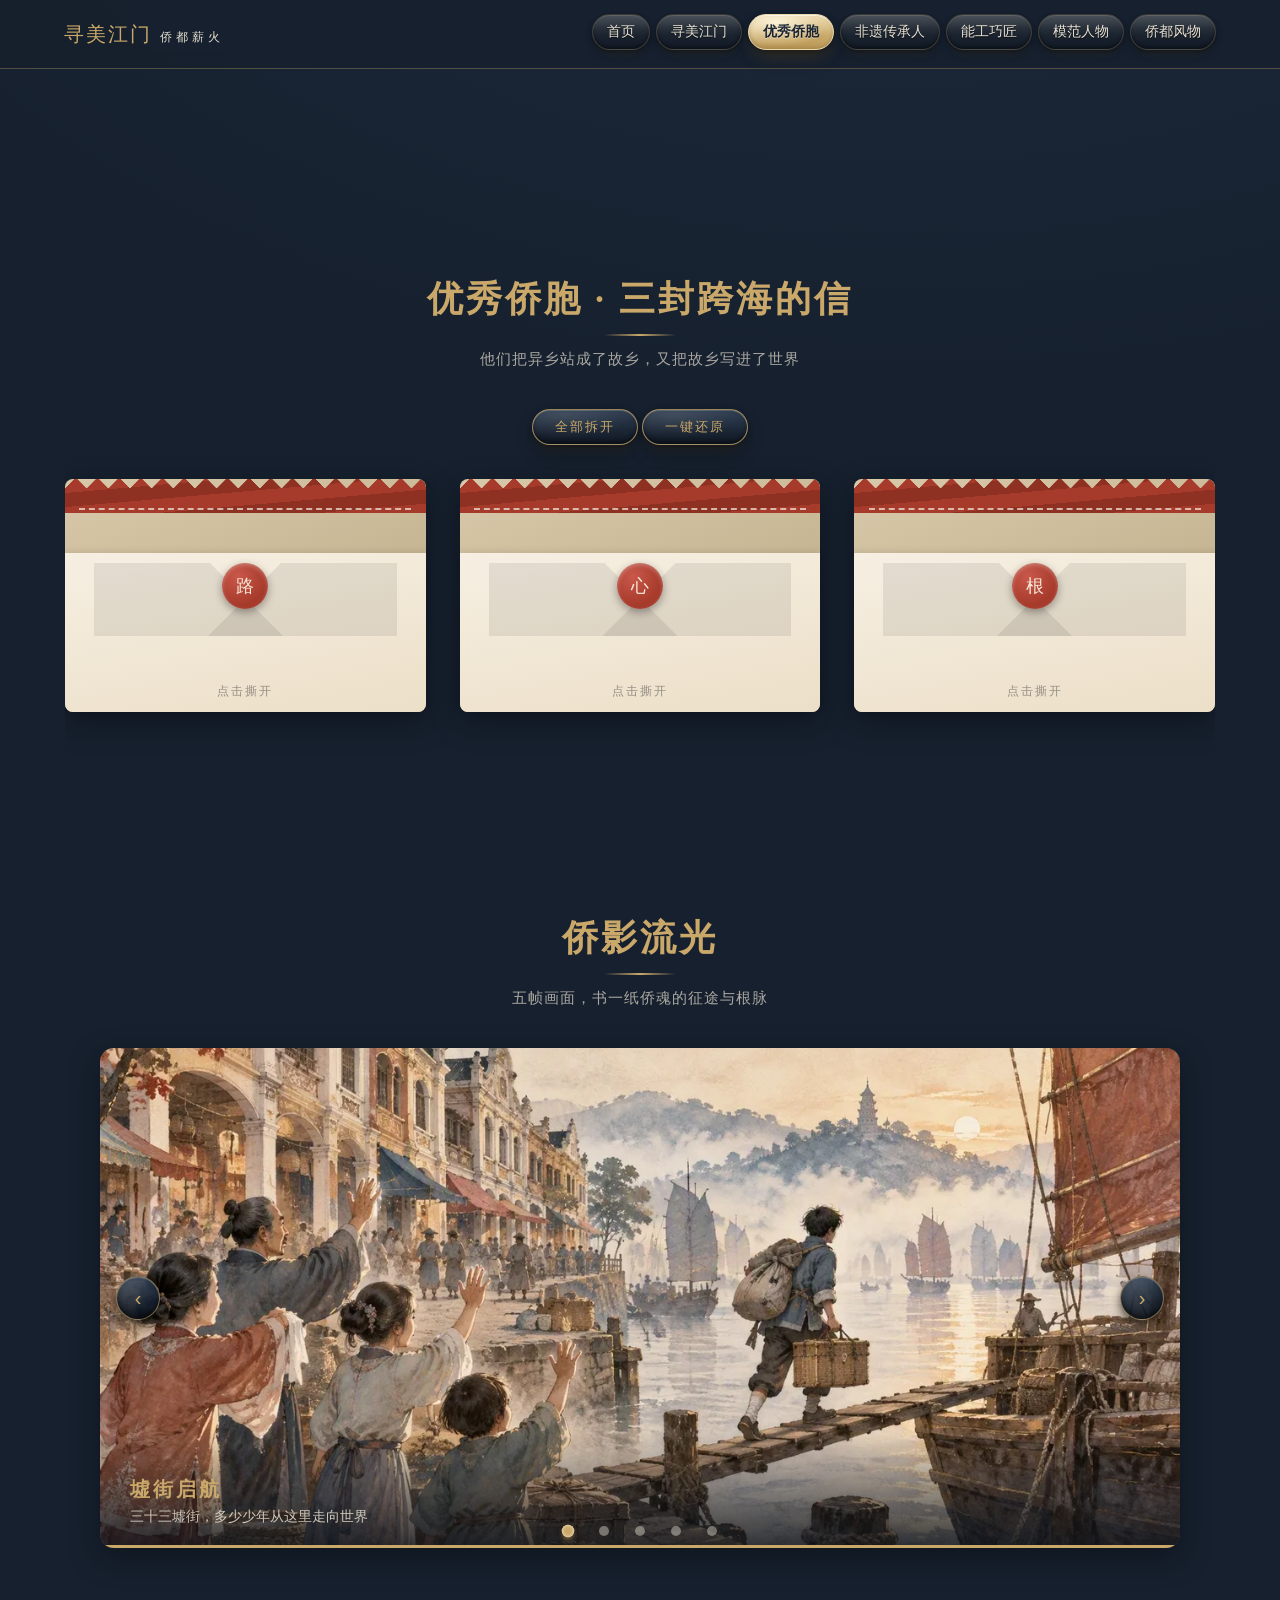
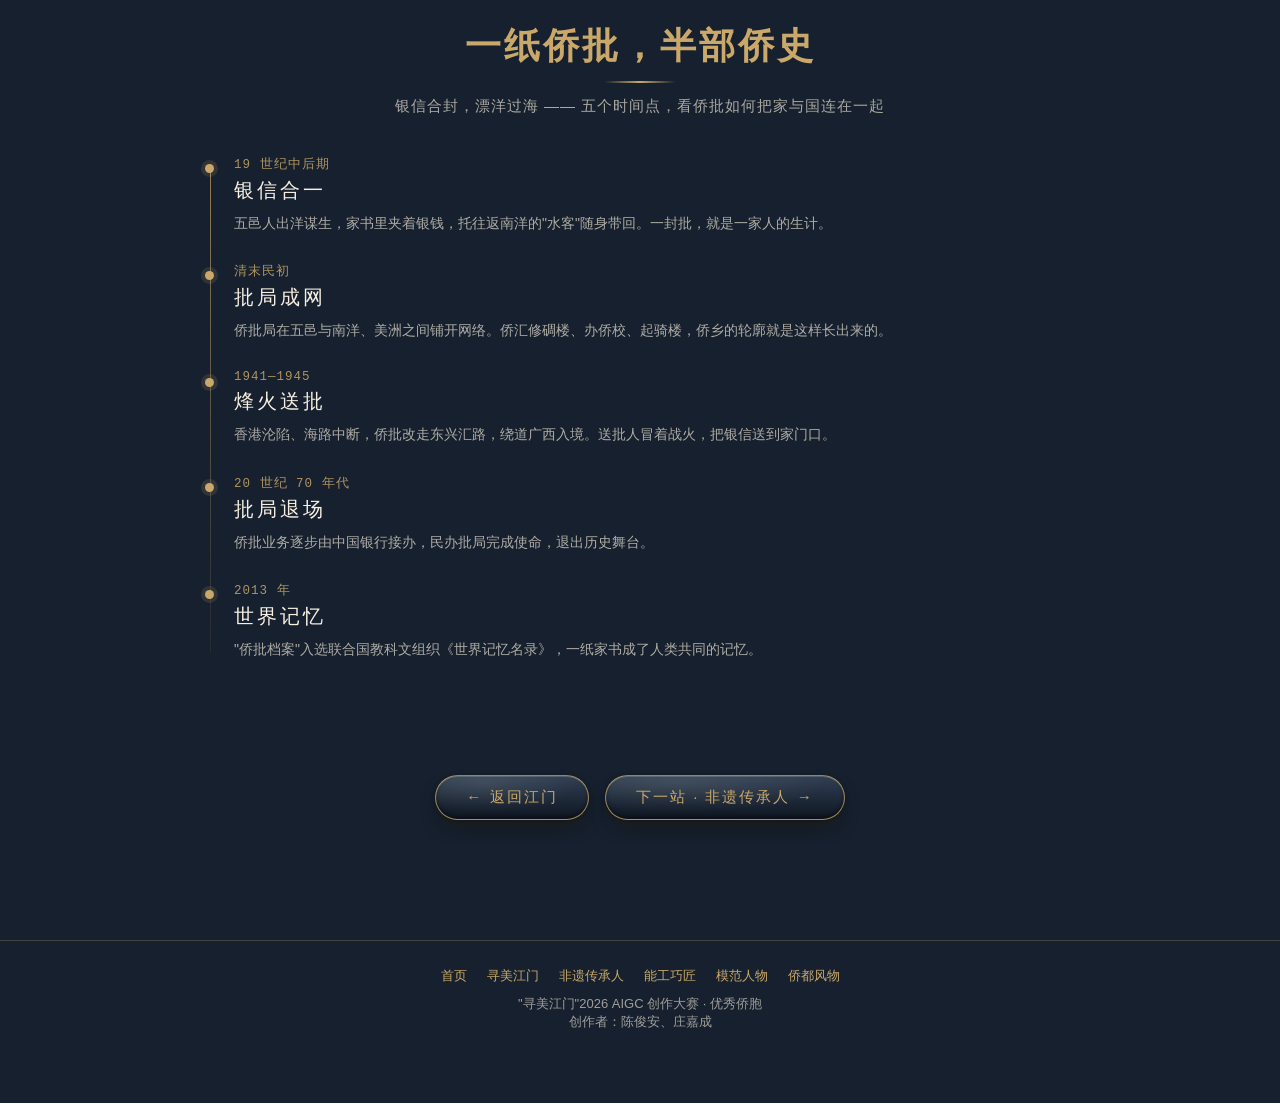
<file: qiaobao.html>
<!DOCTYPE html>
<!-- ============================================================
     qiaobao.html —— 题材一：优秀侨胞（人物故事 · 精神传承）
     ★ 文案修改：只改页面底部 QIAOBAO_LETTERS 数组 ★
     （信中三位均为真实人物，事迹已逐条核到官方来源，出处写在数组上方的注释与落款里）
     ============================================================ -->
<html lang="zh-CN">
<head>
  <meta charset="UTF-8">
  <meta name="viewport" content="width=device-width, initial-scale=1.0">
  <title>优秀侨胞 · 寻美江门</title>
  <!-- 搜索摘要与分享卡片 -->
  <meta name="description" content="拆开三封跨海的信，读陈宜禧兴建新宁铁路、李月美投身南侨机工、陈经纶捐资兴学的故事。沿着侨批、碉楼与侨校的画卷，感受五邑侨胞心系家国的根脉。">
  <meta name="theme-color" content="#16202e">
  <meta property="og:title" content="优秀侨胞 · 寻美江门">
  <meta property="og:description" content="拆开三封跨海的信，读陈宜禧兴建新宁铁路、李月美投身南侨机工、陈经纶捐资兴学的故事。沿着侨批、碉楼与侨校的画卷，感受五邑侨胞心系家国的根脉。">
  <meta property="og:type" content="website">
  <meta property="og:site_name" content="寻美江门 · 侨都薪火">
  <meta property="og:locale" content="zh_CN">
  <meta property="og:image" content="https://cheng-ing.github.io/xunmei-jiangmen/images/share-cover.jpg">
  <meta property="og:image:type" content="image/jpeg">
  <meta property="og:image:width" content="1200">
  <meta property="og:image:height" content="630">
  <meta property="og:image:alt" content="赤坎骑楼老街黄昏插画，上书寻美江门·侨都薪火">
  <meta name="twitter:card" content="summary_large_image">
  <meta name="twitter:title" content="优秀侨胞 · 寻美江门">
  <meta name="twitter:description" content="拆开三封跨海的信，读陈宜禧兴建新宁铁路、李月美投身南侨机工、陈经纶捐资兴学的故事。沿着侨批、碉楼与侨校的画卷，感受五邑侨胞心系家国的根脉。">
  <meta name="twitter:image" content="https://cheng-ing.github.io/xunmei-jiangmen/images/share-cover.jpg">
  <meta name="twitter:image:alt" content="赤坎骑楼老街黄昏插画，上书寻美江门·侨都薪火">
  <!-- 站点图标：矢量与 PNG 备用 -->
  <link rel="icon" href="images/favicon.svg" type="image/svg+xml">
  <link rel="icon" href="images/favicon.png" type="image/png" sizes="32x32">
  <link rel="stylesheet" href="css/base.css">
  <link rel="stylesheet" href="css/envelope.css">
  <link rel="stylesheet" href="css/carousel.css">
  <link rel="stylesheet" href="css/hooks.css">
</head>
<body>

  <nav class="site-nav">
    <div class="brand">寻美江门<small>侨都薪火</small></div>
    <ul>
      <li><a class="nav-link" href="index.html">首页</a></li>
      <li><a class="nav-link" href="jiangmen.html">寻美江门</a></li>
      <li><a class="nav-link active" href="qiaobao.html">优秀侨胞</a></li>
      <li><a class="nav-link" href="feiyi.html">非遗传承人</a></li>
      <li><a class="nav-link" href="gongjiang.html">能工巧匠</a></li>
      <li><a class="nav-link" href="mofan.html">模范人物</a></li>
      <li><a class="nav-link" href="fengwu.html">侨都风物</a></li>
    </ul>
  </nav>

  <!-- ▼ 页头引言 + 信封区（三封信由页面底部的 QIAOBAO_LETTERS 数组渲染进 #envGrid） -->
  <section class="section" style="text-align:center;">
    <h2 class="section-title env-space">优秀侨胞 · 三封跨海的信</h2>
    <div class="title-ornament"></div>
    <p class="section-sub">他们把异乡站成了故乡，又把故乡写进了世界</p>
    <div class="env-tools">
      <button class="btn" data-action="open-all">全部拆开</button>
      <button class="btn" data-action="close-all">一键还原</button>
    </div>
    <div class="env-grid" id="envGrid"></div>
  </section>

  <!-- 换图：覆盖下方 JPG 原图后运行 python tools/optimize-carousel.py，更新两档 WebP。 -->
  <section class="section">
    <h2 class="section-title">侨影流光</h2>
    <div class="title-ornament"></div>
    <p class="section-sub">五帧画面，书一纸侨魂的征途与根脉</p>
    <div class="carousel" data-interval="5000">
      <div class="carousel-track">
        <div class="slide ph0"><picture><source type="image/webp" srcset="images/照片/优秀侨胞/q1-640.webp 640w, images/照片/优秀侨胞/q1-1280.webp 1280w" sizes="(max-width: 720px) calc(100vw - 32px), (max-width: 1200px) 90vw, 1080px"><img src="images/照片/优秀侨胞/q1.jpg" alt="墟街启航：少年登船远行" width="1600" height="914" loading="eager" decoding="async"></picture><div class="caption"><b>墟街启航</b><span>三十三墟街，多少少年从这里走向世界</span></div></div>
        <div class="slide ph1"><picture><source type="image/webp" srcset="images/照片/优秀侨胞/q2-640.webp 640w, images/照片/优秀侨胞/q2-1280.webp 1280w" sizes="(max-width: 720px) calc(100vw - 32px), (max-width: 1200px) 90vw, 1080px"><img src="images/照片/优秀侨胞/q2.jpg" alt="侨批万里：泛黄家书与算盘" width="1600" height="914" loading="lazy" decoding="async"></picture><div class="caption"><b>侨批万里</b><span>银信合封，一句"平安"抵万金</span></div></div>
        <div class="slide ph2"><picture><source type="image/webp" srcset="images/照片/优秀侨胞/q3-640.webp 640w, images/照片/优秀侨胞/q3-1280.webp 1280w" sizes="(max-width: 720px) calc(100vw - 32px), (max-width: 1200px) 90vw, 1080px"><img src="images/照片/优秀侨胞/q3.jpg" alt="碉楼守望：自力村碉楼群" width="1600" height="914" loading="lazy" decoding="async"></picture><div class="caption"><b>碉楼守望</b><span>自力村碉楼群，是家书也是界碑</span></div></div>
        <div class="slide ph3"><picture><source type="image/webp" srcset="images/照片/优秀侨胞/q4-640.webp 640w, images/照片/优秀侨胞/q4-1280.webp 1280w" sizes="(max-width: 720px) calc(100vw - 32px), (max-width: 1200px) 90vw, 1080px"><img src="images/照片/优秀侨胞/q4.jpg" alt="侨兴学堂：老侨校教室" width="1600" height="914" loading="lazy" decoding="async"></picture><div class="caption"><b>侨兴学堂</b><span>侨胞出资兴学，重教成为侨都底色</span></div></div>
        <div class="slide ph4"><picture><source type="image/webp" srcset="images/照片/优秀侨胞/q5-640.webp 640w, images/照片/优秀侨胞/q5-1280.webp 1280w" sizes="(max-width: 720px) calc(100vw - 32px), (max-width: 1200px) 90vw, 1080px"><img src="images/照片/优秀侨胞/q5.jpg" alt="归来仍是少年：新一代侨胞回到江门" width="1600" height="914" loading="lazy" decoding="async"></picture><div class="caption"><b>归来仍是少年</b><span>新一代侨胞回到大湾区，续写新侨批</span></div></div>
      </div>
      <button class="arrow prev" aria-label="上一张">‹</button>
      <button class="arrow next" aria-label="下一张">›</button>
      <div class="dots"></div><div class="progress"></div>
    </div>
  </section>

  <!-- ▼ 本页专属模块：侨批时间线
       侨批 = 银信合一。2013 年"侨批档案"入选联合国教科文组织《世界记忆名录》；
       1941—1945 年海路中断后改走东兴汇路，据五邑侨批与地方志公开记述整理。 -->
  <section class="section hook-section" aria-labelledby="qiaopiTitle">
    <h2 class="section-title" id="qiaopiTitle">一纸侨批，半部侨史</h2>
    <div class="title-ornament"></div>
    <p class="section-sub">银信合封，漂洋过海 —— 五个时间点，看侨批如何把家与国连在一起</p>
    <ol class="qiaopi-line">
      <li class="reveal">
        <time>19 世纪中后期</time>
        <b>银信合一</b>
        <p>五邑人出洋谋生，家书里夹着银钱，托往返南洋的"水客"随身带回。一封批，就是一家人的生计。</p>
      </li>
      <li class="reveal">
        <time>清末民初</time>
        <b>批局成网</b>
        <p>侨批局在五邑与南洋、美洲之间铺开网络。侨汇修碉楼、办侨校、起骑楼，侨乡的轮廓就是这样长出来的。</p>
      </li>
      <li class="reveal">
        <time>1941—1945</time>
        <b>烽火送批</b>
        <p>香港沦陷、海路中断，侨批改走东兴汇路，绕道广西入境。送批人冒着战火，把银信送到家门口。</p>
      </li>
      <li class="reveal">
        <time>20 世纪 70 年代</time>
        <b>批局退场</b>
        <p>侨批业务逐步由中国银行接办，民办批局完成使命，退出历史舞台。</p>
      </li>
      <li class="reveal">
        <time>2013 年</time>
        <b>世界记忆</b>
        <p>"侨批档案"入选联合国教科文组织《世界记忆名录》，一纸家书成了人类共同的记忆。</p>
      </li>
    </ol>
  </section>

  <!-- ▼ 页间互链：上一题材 / 下一题材 -->
  <section class="section page-links" style="text-align:center;">
    <a class="btn" href="jiangmen.html">← 返回江门</a>
    <a class="btn" href="feiyi.html" style="margin-left:12px;">下一站 · 非遗传承人 →</a>
  </section>

  <footer class="site-footer">
    <div class="foot-nav">
      <a href="index.html">首页</a><a href="jiangmen.html">寻美江门</a><a href="feiyi.html">非遗传承人</a><a href="gongjiang.html">能工巧匠</a><a href="mofan.html">模范人物</a><a href="fengwu.html">侨都风物</a>
    </div>
    "寻美江门"2026 AIGC 创作大赛 · 优秀侨胞
    <nav> 创作者：陈俊安、庄嘉成</nav>
  </footer>

  <!-- ▼ 本页信封文案：三位真实人物，改文字只动这个数组。
       资料出处（2026 年 10 月逐条核对）：
       陈宜禧 —— 台山斗山镇政府文史稿 http://www.cnts.gov.cn/zjzc/dszrmzf/zjgk/lswh/content/post_3428423.html
                  江门市人民政府网 http://www.jiangmen.gov.cn/newzjqx/qdqq/hwqq/content/post_3116230.html
       李月美 —— 江门市政府"滇缅公路上的五邑籍南侨机工" http://www.jiangmen.gov.cn/newzjqx/qdqq/hwqq/content/post_3157108.html
                  台山都斛镇政府 http://www.cnts.gov.cn/zjzc/dzzrmzf/zjgk/lswh/content/post_2479383.html
                  人民日报海外版 https://paper.people.com.cn/rmrb/pc/content/202511/19/content_30115585.html
       陈经纶 —— 新会区人民政府表彰决定 http://www.xinhui.gov.cn/gkmlpt/content/2/2725/post_2725806.html
                  南方+ https://pc.nfnews.com/10119/6147036.html
       注：陈宜禧生卒年有 1850—1927 与 1844—1929 两说，正文里刻意不写年份，避免与首页人物志打架。 -->
  <script>
    const QIAOBAO_LETTERS = [
      {
        seal: "路",
        title: "陈宜禧：一条中国人自办的铁路",
        body: "台山斗山人，16 岁赴美做华工，后在西雅图经商。1904 年回到家乡，立下‘不用洋人、不借外债、不招洋股’的规矩，主持修建新宁铁路：1906 年破土，1909 年斗山至公益段先行通车，1920 年全线贯通 133 公里。‘以中国人之资本，筑中国人之铁路。’",
        sign: "—— 事迹据台山斗山镇政府文史稿、江门市人民政府网"
      },
      {
        seal: "心",
        title: "李月美：女扮男装上滇缅公路",
        body: "祖籍台山都斛，生于马来亚槟城。1939 年她瞒着家人响应南侨总会招募回国，加入南洋华侨机工回国服务团，在滇缅公路上抢运军需；1940 年一次翻车重伤，身份才被揭开，此后转做战地护士。何香凝称她‘巾帼英雄’，战后她留在了昆明。",
        sign: "—— 事迹据江门市政府‘滇缅公路上的五邑籍南侨机工’、人民日报海外版"
      },
      {
        seal: "根",
        title: "陈经纶：家乡是树根",
        body: "新会罗坑人，香港实业家。1984 年捐资扩建新会华侨中学，1987 年捐建以名字命名的新会陈经纶中学，又在罗坑捐建幼儿园、小学，内地捐资逾亿元，支持教育机构 20 余所。‘我们虽已是大树，但家乡是树根，不好好养护树根，再大的树也会倒下。’",
        sign: "—— 事迹据新会区人民政府表彰决定、南方+（引语为媒体转述）"
      }
    ];
  </script>
  <script src="js/common.js"></script>
  <script src="js/carousel.js"></script>
  <script>renderEnvelopes("#envGrid", QIAOBAO_LETTERS);</script> <!-- 把文案渲染成信封 -->
</body>
</html>
</file>
<file: css/base.css>
/* ============================================================
   base.css —— 全站共享基础样式（配色 / 字体 / 导航 / 页脚 / 通用块）
   修改站点整体风格时，只需要改本文件。
   ============================================================ */

/* ---------- 1. 主题变量：想换配色只改这里 ---------- */
:root {
  --ink: #16202e;          /* 深色底（夜空蓝） */
  --ink-2: #1d2a3d;        /* 深色底渐变末端 */
  --paper: #f6efe2;        /* 信纸米色 */
  --paper-2: #ecdfc8;      /* 信纸深色（阴影用） */
  --gold: #c9a86a;         /* 描金主色 */
  --red: #a63a2b;          /* 侨都红（强调色） */
  --text: #2b2b2b;         /* 正文色 */
  --text-light: #e9e2d3;   /* 深色底上的文字 */
  --radius: 14px;          /* 通用圆角 */
  --shadow: 0 10px 30px rgba(0, 0, 0, .35);
  --font-title: "STZhongsong", "SimSun", "Songti SC", serif; /* 标题：宋体系，突出人文感 */
  --font-body: "Microsoft YaHei", "PingFang SC", sans-serif;  /* 正文：黑体系 */
}

/* ---------- 2. 基础重置 ---------- */
* { margin: 0; padding: 0; box-sizing: border-box; }
html { scroll-behavior: smooth; -webkit-tap-highlight-color: transparent; }  /* 手机点按不闪系统灰块，反馈统一走下面的按下效果 */
body {
  font-family: var(--font-body);
  color: var(--text);
  background: radial-gradient(1200px 700px at 70% -10%, var(--ink-2), var(--ink));
  min-height: 100vh;
}
img { max-width: 100%; display: block; }
a { color: inherit; text-decoration: none; }
button { font-family: inherit; cursor: pointer; }

/* ---------- 3. 顶部导航（所有页面共用同一份 HTML 结构） ---------- */
.site-nav {
  position: sticky; top: 0; z-index: 50;
  display: flex; align-items: center; justify-content: space-between;
  gap: 12px; padding: 14px 5vw;
  background: rgba(22, 32, 46, .82);
  backdrop-filter: blur(8px);
  border-bottom: 1px solid rgba(201, 168, 106, .35);
}
.site-nav .brand {
  font-family: var(--font-title);
  font-size: 20px; letter-spacing: 2px; color: var(--gold);
  white-space: nowrap;
}
.site-nav .brand small { font-size: 12px; color: var(--text-light); letter-spacing: 4px; margin-left: 8px; }
.site-nav ul { display: flex; gap: 6px; list-style: none; flex-wrap: wrap; }
.site-nav a.nav-link {
  display: inline-block;
  position: relative;
  overflow: hidden;                /* 扫光只在这一颗胶囊里走，不溅到隔壁 */
  padding: 8px 14px; border-radius: 999px;
  color: var(--text-light); font-size: 14px;
  /* 与环廊按钮同一套立体做法：顶面高光、底缘内阴影、落两层投影，
     字再压一道浅投影，像刻在实体标签上 */
  background: linear-gradient(180deg, rgba(246, 239, 226, .08), rgba(9, 14, 21, .35));
  border: 1px solid rgba(201, 168, 106, .22);
  box-shadow:
    inset 0 1px 0 rgba(255, 246, 228, .12),
    inset 0 -2px 3px rgba(0, 0, 0, .35),
    0 2px 4px rgba(0, 0, 0, .35),
    0 6px 12px -6px rgba(0, 0, 0, .55),
    0 8px 12px -9px rgba(201, 168, 106, .3);
  text-shadow: 0 1px 1px rgba(0, 0, 0, .6);
  transition: background .25s, color .25s, border-color .25s,
              box-shadow .25s, transform .26s cubic-bezier(.2, .8, .25, 1);
}
/* 灯照在标签顶部的反光带 */
.site-nav a.nav-link::before {
  content: ""; position: absolute; inset: 0;
  border-radius: inherit; pointer-events: none;
  background: linear-gradient(180deg, rgba(255, 250, 238, .16), rgba(255, 250, 238, .03) 42%, transparent 62%);
}
/* 悬停时一道斜光扫过，像展厅射灯掠过铭牌 */
.site-nav a.nav-link::after {
  content: ""; position: absolute; top: -40%; bottom: -40%; left: -65%;
  width: 42%;
  background: linear-gradient(105deg, transparent, rgba(255, 248, 226, .4), transparent);
  transform: skewX(-18deg);
  opacity: 0; pointer-events: none;
}
.site-nav a.nav-link:hover::after,
.site-nav a.nav-link:focus-visible::after { animation: sheen .8s ease-out; }
@keyframes sheen {
  0%   { opacity: 0; transform: translateX(0) skewX(-18deg); }
  12%  { opacity: 1; }
  100% { opacity: 0; transform: translateX(400%) skewX(-18deg); }
}
.site-nav a.nav-link:hover {
  color: var(--paper);
  border-color: rgba(201, 168, 106, .6);
  background:
    radial-gradient(120% 130% at 30% 18%, rgba(246, 239, 226, .16), transparent 52%),
    linear-gradient(180deg, rgba(46, 62, 84, .9), rgba(18, 27, 40, .9));
  box-shadow:
    inset 0 1px 0 rgba(255, 246, 228, .22),
    inset 0 -2px 3px rgba(0, 0, 0, .4),
    inset 0 0 12px rgba(201, 168, 106, .22),
    0 3px 6px rgba(0, 0, 0, .4),
    0 10px 18px -7px rgba(0, 0, 0, .7),
    0 10px 14px -8px rgba(201, 168, 106, .45);
  transform: translateY(-1px);
}
/* 按下：立刻收一下再沉下去（.09s 几乎跟手），松手按上面的 .26s 慢慢弹回 */
.site-nav a.nav-link:active {
  transform: translateY(1px) scale(.96);
  transition-duration: .09s;
  box-shadow:
    inset 0 2px 5px rgba(0, 0, 0, .55),
    inset 0 -1px 0 rgba(255, 246, 228, .08),
    inset 0 0 10px rgba(201, 168, 106, .3),
    0 1px 2px rgba(0, 0, 0, .4),
    0 4px 8px -4px rgba(201, 168, 106, .4);
}
.site-nav a.nav-link:focus-visible {
  outline: none;
  box-shadow:
    0 0 0 2px var(--ink), 0 0 0 4px var(--gold),
    0 10px 14px -8px rgba(201, 168, 106, .45);
}
/* 当前页高亮：给对应 <a> 加 .active 即可 */
.site-nav a.nav-link.active {
  color: var(--ink); font-weight: 700;
  background:
    radial-gradient(130% 130% at 32% 20%, rgba(255, 247, 222, .9), transparent 55%),
    linear-gradient(180deg, #dcc087, #b8934e);
  border-color: #ecd9a8;
  text-shadow: 0 1px 0 rgba(255, 255, 255, .35);
  box-shadow:
    inset 0 1px 0 rgba(255, 255, 255, .65),
    inset 0 -2px 4px rgba(120, 86, 30, .45),
    inset 0 0 12px rgba(255, 240, 200, .45),
    0 3px 6px rgba(0, 0, 0, .4),
    0 10px 18px -7px rgba(0, 0, 0, .65),
    0 10px 16px -8px rgba(201, 168, 106, .55);
}
@media (prefers-reduced-motion: reduce) {
  .site-nav a.nav-link::after,
  .btn::after { animation: none; opacity: 0; }
}

/* ---------- 4. 页脚 ---------- */
/* 底下留出 72px 是给 Qoder 那条链接右下角浮动的那枚徽标让位：它 fixed 在 视口底部 14px、高 32px（占掉最下面约 46px），
   手机上滚到底时"创作者：陈俊安、庄嘉成"这一行正好压在它下面，末尾几个字被盖住看不清。
   留够这段距离，这行字就永远在徽标上方（GitHub Pages 那条链接没有徽标，多这点空白不影响）。 */
.site-footer {
  margin-top: 60px; padding: 26px 5vw 72px;
  text-align: center; color: rgba(233, 226, 211, .65); font-size: 13px;
  border-top: 1px solid rgba(201, 168, 106, .25);
}
.site-footer .foot-nav { margin-bottom: 10px; }
.site-footer .foot-nav a { margin: 0 10px; color: var(--gold); }

/* ---------- 5. 通用内容容器与标题 ---------- */
.section { padding: 56px 5vw; }
.section-title {
  font-family: var(--font-title);
  font-size: clamp(24px, 3.4vw, 36px);
  color: var(--gold); letter-spacing: 3px;
  text-align: center; margin-bottom: 10px;
}
.section-sub {
  text-align: center; color: rgba(233, 226, 211, .7);
  font-size: 15px; margin-bottom: 40px; letter-spacing: 1px;
}
/* 章节标题下的装饰线 */
.title-ornament { width: 72px; height: 2px; margin: 0 auto 14px; background: linear-gradient(90deg, transparent, var(--gold), transparent); }

/* ---------- 6. 入场动画：元素进入视口时淡入上移（由 common.js 触发） ---------- */
.reveal { opacity: 0; transform: translateY(26px); transition: opacity .7s ease, transform .7s ease; }
.reveal.in { opacity: 1; transform: none; }

/* ---------- 7. 通用按钮 ----------
   和导航胶囊同一套立体做法：顶面弧形高光、底缘内阴影、两层落影；
   按下先快速收小，松手用回弹曲线复原，悬停/聚焦时扫一道斜光。 */
.btn {
  position: relative; overflow: hidden;      /* 扫光只在这颗按钮里走 */
  display: inline-block; padding: 12px 30px;
  border: 1px solid rgba(201, 168, 106, .75);
  border-radius: 999px; color: var(--gold);
  background:
    radial-gradient(120% 130% at 30% 16%, rgba(246, 239, 226, .1), transparent 52%),
    linear-gradient(180deg, rgba(54, 70, 92, .85), rgba(14, 21, 32, .9));
  font-size: 15px; letter-spacing: 2px;
  box-shadow:
    inset 0 1px 0 rgba(255, 246, 228, .18),
    inset 0 -2px 4px rgba(0, 0, 0, .4),
    0 2px 5px rgba(0, 0, 0, .35),
    0 10px 20px -8px rgba(0, 0, 0, .7),
    0 9px 14px -9px rgba(201, 168, 106, .32);
  transition: background .28s, color .28s, border-color .28s,
              box-shadow .28s, transform .28s cubic-bezier(.2, .8, .25, 1);
}
.btn::after {
  content: ""; position: absolute; top: -40%; bottom: -40%; left: -65%;
  width: 42%;
  background: linear-gradient(105deg, transparent, rgba(255, 248, 226, .45), transparent);
  transform: skewX(-18deg);
  opacity: 0; pointer-events: none;
}
.btn:hover::after,
.btn:focus-visible::after { animation: sheen .8s ease-out; }
.btn:hover {
  background:
    radial-gradient(130% 130% at 32% 18%, #fff3d0, transparent 54%),
    linear-gradient(180deg, #dcc087, #b8934e);
  color: var(--ink); border-color: #ecd9a8;
  box-shadow:
    inset 0 1px 0 rgba(255, 255, 255, .6),
    inset 0 -2px 4px rgba(120, 86, 30, .4),
    inset 0 0 14px rgba(255, 240, 200, .45),
    0 4px 8px rgba(0, 0, 0, .4),
    0 14px 26px -10px rgba(0, 0, 0, .75),
    0 12px 18px -9px rgba(201, 168, 106, .55);
  transform: translateY(-1px);
}
.btn:active {
  transform: translateY(1px) scale(.97);
  transition-duration: .09s;
  box-shadow:
    inset 0 3px 7px rgba(0, 0, 0, .45),
    inset 0 -1px 0 rgba(255, 246, 228, .12),
    inset 0 0 12px rgba(201, 168, 106, .35),
    0 1px 3px rgba(0, 0, 0, .35),
    0 5px 9px -5px rgba(201, 168, 106, .45);
}
.btn:focus-visible {
  outline: none;
  box-shadow:
    0 0 0 2px var(--ink), 0 0 0 4px var(--gold),
    0 12px 18px -9px rgba(201, 168, 106, .5);
}

/* ---------- 8. 移动端适配（≤720px 是另一套用法，不是把桌面版缩小） ----------
   实测依据（390×844）：原来的竖排导航高 116px，吃掉首屏 14%；
   这里改成"品牌一行 + 链接一行横滑"，高度压到 80px 左右。
   信封、轮播、地球各自的移动端改法写在它们自己的 css 文件末尾，同一断点。 */

/* 导航的断点比其它部分宽一档（900 而不是 720）：七个链接并排要 610px，加上品牌那一块，
   实测到 886px 宽才放得下；861~885 这段（平板竖屏、折叠屏展开）桌面导航会把链接挤成上下两行、
   药丸互相压住（872px 实测两行、导航高 77px）。与其让它压，不如早点换成横滑一行。
   量到 390 宽时这套导航高 83px（六个链接时也是 83px，因为它是横滑不换行，链接多几个只加长轨道）。 */
@media (max-width: 900px) {
  .site-nav {
    flex-direction: row; flex-wrap: wrap; align-items: center;
    gap: 4px 10px; padding: 8px 14px 6px;
  }
  .site-nav .brand { font-size: 17px; letter-spacing: 1px; }
  .site-nav .brand small { font-size: 11px; letter-spacing: 2px; margin-left: 6px; }
  .site-nav ul {
    order: 2; flex: 1 1 100%;
    flex-wrap: nowrap;              /* 不换行：一排到底，横向滑动 */
    gap: 8px; justify-content: flex-start;
    overflow-x: auto; overscroll-behavior-x: contain;
    -webkit-overflow-scrolling: touch;
    padding: 2px 2px 8px;
    scrollbar-width: none;          /* Firefox */
  }
  .site-nav ul::-webkit-scrollbar { display: none; }
  /* 真正会被压缩的是 <li>（它才是 flex 子项），不锁住的话每个链接会被挤成竖排一字，
     导航反而变高 —— 链接本身也加 nowrap 兜一层。 */
  .site-nav ul li { flex: 0 0 auto; }
  .site-nav a.nav-link { flex: 0 0 auto; display: block; white-space: nowrap; padding: 7px 13px; font-size: 13px; }
}

@media (max-width: 720px) {
  .section { padding: 34px 16px; }
  .section-title { letter-spacing: 2px; }
  .section-sub { font-size: 13.5px; letter-spacing: .5px; margin-bottom: 24px; }
  .btn { padding: 10px 20px; font-size: 14px; letter-spacing: 1px; }
  .site-footer { margin-top: 30px; padding: 20px 16px 72px; font-size: 12px; }
  .site-footer .foot-nav a { margin: 0 7px; }
  /* 桌面端才用的左右方向性按钮，手机上排不下，改成竖排 */
  .page-links .btn { display: block; margin: 0 auto 10px !important; max-width: 260px; }
}
</file>
<file: css/globe.css>
/* ============================================================
   globe.css —— 首页"真实地球"（canvas 正射投影）
   渲染逻辑在 js/globe3d.js，本文件只管外观与布局。
   贴图：images/earth.jpg（真实卫星影像，等距柱状投影）
   ============================================================ */

/* ---------- 1. 英雄区整屏布局 ---------- */
.hero {
  min-height: calc(100vh - 64px);
  display: flex; flex-direction: column; align-items: center; justify-content: center;
  gap: 26px; padding: 40px 5vw 70px; text-align: center;
}
.hero h1 { font-family: var(--font-title); font-size: clamp(30px, 5vw, 54px); letter-spacing: 6px; color: var(--paper); }
.hero h1 em { font-style: normal; color: var(--gold); }
/* 标题下的一句话主张：告诉第一次来的人这站在讲什么 */
.hero .hero-lead {
  font-family: var(--font-title); font-size: clamp(15px, 1.9vw, 19px);
  letter-spacing: 3px; color: rgba(233, 226, 211, .82);
}
/* 首屏按钮组：第一个填色，作为"从一封信开始"的主入口。
   不在这里写 box-shadow/transform，按下与悬停的光效交给 .btn 的通用规则。 */
.hero-cta { display: flex; flex-wrap: wrap; justify-content: center; gap: 12px; }
.hero-cta .btn.primary {
  background:
    radial-gradient(130% 130% at 32% 18%, #fff3d0, transparent 55%),
    linear-gradient(180deg, #dcc087, #b8934e);
  color: var(--ink); font-weight: 700; border-color: #ecd9a8;
}
.hero-cta .btn.primary:hover {
  background:
    radial-gradient(130% 130% at 32% 18%, #fffaea, transparent 58%),
    linear-gradient(180deg, #ecd7a4, #c9a45e);
}
.hero .hint { color: rgba(233, 226, 211, .6); font-size: 14px; letter-spacing: 2px; }
/* 地球下方的小字读数：当前中央经线与江门是否可见，由 globe3d.js 写入 */
.hero .readout {
  font-size: 12px; letter-spacing: 1px; color: rgba(201,168,106,.75);
  font-family: ui-monospace, Consolas, monospace;
}

/* ---------- 2. 星空点缀 ---------- */
.starfield { position: fixed; inset: 0; z-index: -1; pointer-events: none;
  background-image:
    radial-gradient(1.6px 1.6px at 12% 22%, rgba(255,255,255,.5), transparent),
    radial-gradient(1.2px 1.2px at 78% 12%, rgba(255,255,255,.4), transparent),
    radial-gradient(1.8px 1.8px at 56% 68%, rgba(255,255,255,.35), transparent),
    radial-gradient(1.2px 1.2px at 30% 82%, rgba(255,255,255,.4), transparent),
    radial-gradient(1.4px 1.4px at 90% 55%, rgba(255,255,255,.3), transparent);
}

/* ---------- 3. 地球 + 详图并排 ---------- */
.stage-row {
  display: flex; align-items: center; justify-content: center;
  gap: clamp(24px, 5vw, 64px); flex-wrap: wrap;
}
.globe-stage { position: relative; width: min(66vw, 420px); aspect-ratio: 1; }

#globeCanvas {
  position: absolute; inset: 0; width: 100%; height: 100%;
  border-radius: 50%;
  cursor: pointer;                 /* 点击地球任意位置跳转江门页 */
  background: linear-gradient(180deg, #23405e, #16273a);  /* 贴图加载前的海洋底色 */
  box-shadow:
    inset -18px -14px 44px rgba(0,0,0,.45),   /* 球体暗面（与 JS 的边缘压暗叠加） */
    0 0 0 1px rgba(201,168,106,.25),          /* 一圈细描边 */
    0 0 70px rgba(90,140,200,.28);           /* 大气辉光 */
  transition: filter .3s, transform .5s cubic-bezier(.2, .8, .25, 1);
}
/* 大气层：贴球边缘的一圈蓝色光晕 */
.globe-stage::after {
  content: ""; position: absolute; inset: -10px; border-radius: 50%;
  pointer-events: none;
  box-shadow: inset 0 0 30px rgba(120,180,240,.35);
}
.globe-stage:hover #globeCanvas { filter: brightness(1.1); }  /* 提示可点击 */
.globe-stage:active #globeCanvas { transform: scale(.985); transition-duration: .12s; }
#globeCanvas:focus-visible { outline: 2px solid var(--gold); outline-offset: 6px; }

/* ---------- 4. 江门标记：真实坐标定位，标签为 DOM 文字 ----------
   left/top 由 js/globe3d.js 每帧写入（指向江门市政府真实坐标），
   居中靠下面的 translate(-50%,-50%)，所以改尺寸不用再动 JS。 */
.jm-pin {
  position: absolute; left: 0; top: 0;
  width: 13px; height: 13px; border-radius: 50%;
  border: 1.5px solid var(--gold); background: transparent;  /* 空心环，露出下面的金色市界 */
  box-shadow: 0 0 10px rgba(201,168,106,.8);
  transform: translate(-50%, -50%);
  pointer-events: none;            /* 不挡住地球点击 */
  transition: opacity .4s;
}
.jm-pin::after {                   /* 环心的实心小点 */
  content: ""; position: absolute; inset: 3.5px; border-radius: 50%;
  background: #ffd98a;
}
.jm-pin.far { opacity: 0; }        /* 转到地球背面时隐藏 */
.jm-pin::before {                  /* 脉冲光环 */
  content: ""; position: absolute; inset: -11px; border-radius: 50%;
  border: 2px solid var(--gold); animation: pulse 2s ease-out infinite;
}
@keyframes pulse { 0% { transform: scale(.4); opacity: 1; } 100% { transform: scale(1.5); opacity: 0; } }
.jm-pin .tag {
  position: absolute; left: 19px; top: -12px; white-space: nowrap;
  font-family: var(--font-title); font-size: 15px; letter-spacing: 3px; color: var(--gold);
  text-shadow: 0 1px 3px rgba(0,0,0,.9), 0 0 12px rgba(0,0,0,.8);
}
.jm-pin .tag small { display: block; font-size: 11px; letter-spacing: 1px; opacity: .85;
  font-family: ui-monospace, Consolas, monospace; }

/* ---------- 5. 江门市域详图（右侧那块画布） ----------
   画布内容由 js/globe3d.js 的 drawDetailMap() 绘制，边界数据在 js/jiangmen-boundary.js */
.jm-map { margin: 0; text-align: center; }
.jm-map figcaption {
  font-family: var(--font-title); font-size: 17px; letter-spacing: 4px;
  color: var(--gold); margin-bottom: 12px;
}
.jm-map canvas {
  width: min(70vw, 330px); height: auto; aspect-ratio: 1; display: block;
  border-radius: 6px; cursor: pointer;
  border: 1px solid rgba(201,168,106,.45);
  box-shadow: 0 0 0 4px rgba(16,29,44,.6), 0 14px 40px rgba(0,0,0,.5),
              inset 0 0 40px rgba(0,0,0,.5);
  transition: border-color .25s, filter .3s, transform .5s cubic-bezier(.2, .8, .25, 1);
}
.jm-map canvas:hover { border-color: var(--gold); filter: brightness(1.08); }
.jm-map canvas:active { transform: scale(.985); transition-duration: .12s; }
.jm-map canvas:focus-visible { outline: 2px solid var(--gold); outline-offset: 5px; }
.jm-map .map-note {
  margin-top: 10px; font-size: 11px; letter-spacing: 1px;
  color: rgba(233,226,211,.45); font-family: ui-monospace, Consolas, monospace;
}

/* ---------- 6. 移动端（≤720px）----------
   实测依据（390×844）：原来 .hero 写死 min-height: calc(100vh - 64px)，
   按导航 64px 估的，手机上导航实际 116px，于是英雄区被撑到 990px 高，
   首屏只看得到标题和半个地球，详图、提示、按钮全被推到第二屏。
   这里不再强行撑满一屏，改为按内容自然排布，并把两块画布按竖屏重新给尺寸
   （详图相对放大一点，因为它在手机上是真正要看的那张图）。 */
@media (max-width: 720px) {
  .hero { min-height: 0; gap: 16px; padding: 20px 14px 34px; }
  .hero h1 { font-size: 26px; letter-spacing: 3px; }
  .hero .hero-lead { font-size: 13px; letter-spacing: 1.5px; }
  .hero .hint { font-size: 12.5px; letter-spacing: 1px; }
  .hero .readout { font-size: 11px; }
  .stage-row { gap: 20px; }
  .globe-stage { width: min(58vw, 240px); }
  .jm-map figcaption { font-size: 15px; letter-spacing: 2px; margin-bottom: 8px; }
  .jm-map canvas { width: min(74vw, 300px); }
  .jm-map .map-note { display: none; }        /* 小屏放不下这两行小字，手机上直接不显示 */
  .jm-pin .tag { left: 15px; top: -10px; font-size: 12.5px; letter-spacing: 1px; }
  .jm-pin .tag small { font-size: 9.5px; letter-spacing: .5px; }
  .jm-pin::before { inset: -8px; }
}

/* ---------- 7. 无障碍：系统"减少动效"时两块画布不做按压缩放 ---------- */
@media (prefers-reduced-motion: reduce) {
  #globeCanvas, .jm-map canvas { transition: none; }
}

/* ---------- 8. 常用调整 ----------
   · 自转周期 / 停留时长 / 视角纬度 / 提亮 → js/globe3d.js 顶部的 GLOBE 配置
   · 江门坐标 → 同上 GLOBE.lat / GLOBE.lon
   · 详图大小 → 上面 .jm-map canvas 的 width；清晰度 → globe3d.js 里 MAP.res
   · 区县名称显示与否 → drawDetailMap() 里的 JM_DISTRICTS 循环
   · 点击跳转页 → GLOBE.linkTo
   · 想换更清晰的地球 → 替换 images/earth.jpg（保持 2:1 等距柱状投影即可）
   ==================================================== */
</file>
<file: css/heroes.css>
/* ============================================================
   heroes.css —— 首页"江门历代名人"：背景照片带 + 3D 环廊 + 点击弹介绍
   数据与文案在 js/heroes.js（改人名/介绍只动那里），本文件只管外观。
   配色全部沿用 css/base.css 里的 :root 变量。
   ============================================================ */

/* ---------- 1. 照片组件：有照片显示照片，没照片显示占位 ----------
   .photo 是一个 3:4 的框；里面的 .photo-ph 永远存在（姓名 + 待补照片），
   img 盖在它上面。图片文件缺失时 heroes.js 会给 .photo 加 .no-photo，
   于是隐藏破图、露出下面的占位，页面不会裂。 */
.photo {
  position: relative;
  width: 100%; aspect-ratio: 3 / 4;
  overflow: hidden; border-radius: 8px;
  background: #101d2c;
}
.photo img {
  position: absolute; inset: 0; z-index: 1;
  width: 100%; height: 100%; object-fit: cover;
}
.photo.no-photo img { visibility: hidden; }   /* 隐藏浏览器默认的破图图标 */
.photo-ph {
  position: absolute; inset: 0;
  display: flex; flex-direction: column; align-items: center; justify-content: center;
  gap: 8px; text-align: center;
  background:
    repeating-linear-gradient(45deg, rgba(201,168,106,.07) 0 8px, transparent 8px 16px),
    radial-gradient(120% 90% at 50% 20%, #1d2a3d, #101d2c);
}
.photo-ph b {
  font-family: var(--font-title); font-weight: 400;
  font-size: 22px; letter-spacing: 6px; color: var(--gold);
}
.photo-ph span { font-size: 11px; letter-spacing: 3px; color: rgba(233,226,211,.4); }

/* ---------- 2. 背景照片带：虚化的照片横铺在地球后面 ---------- */
/* 让英雄区成为照片带的定位父级，并把普通内容抬到它上面 */
.hero { position: relative; }
.hero > *:not(.hero-montage) { position: relative; z-index: 1; }

.hero-montage {
  position: absolute; inset: 0; z-index: 0;
  display: flex; flex-direction: column; justify-content: space-between;
  padding: 26px 0;                /* 上下留白，照片别贴着导航和正文 */
  overflow: hidden;               /* 自己裁切，不影响 .hero 里的其它内容 */
  pointer-events: none;           /* 整块不拦截鼠标，只有下面的照片格可点 */
  filter: blur(1.1px) saturate(.8);
}
.montage-row { flex: 0 0 auto; overflow: hidden; }
.montage-track {
  display: flex; gap: 14px;
  width: max-content;             /* 轨道按内容撑开，才能整条平移 */
  animation: montage-drift 150s linear infinite;
}
/* 轨道里放了两份同样的照片，移到 -50% 时正好接回起点 → 无缝循环 */
@keyframes montage-drift {
  from { transform: translateX(0); }
  to   { transform: translateX(-50%); }
}
.montage-track.reverse { animation-direction: reverse; }  /* 隔行反向 */
.montage-cell {
  width: clamp(88px, 12vw, 140px);
  padding: 0; border: 1px solid rgba(201,168,106,.35); border-radius: 8px;
  background: none;
  pointer-events: auto;           /* 背景照片也能点，点了就出介绍 */
  opacity: .45; transition: opacity .3s, transform .3s cubic-bezier(.2, .8, .25, 1);
}
/* 三行照片大小不同，看着不像表格；每行速度由 js/heroes.js 的 HERO_CFG.driftSec 决定 */
.montage-row:nth-child(2) .montage-cell { width: clamp(76px, 10vw, 120px); }
.montage-row:nth-child(3) .montage-cell { width: clamp(96px, 13vw, 152px); }
.montage-cell:hover,
.montage-cell:focus-visible { opacity: .95; transform: translateY(-4px); outline: none; }
.montage-cell:active {
  opacity: 1; transform: translateY(-1px) scale(.96);
  transition-duration: .12s;
}
.montage-cell .photo { border-radius: 6px; }
/* 中间压一层渐暗的纱：地球那一圈最暗，往边上逐渐放开，避免照片和地球抢视线 */
.hero-montage::after {
  content: ""; position: absolute; inset: 0; pointer-events: none;
  background: radial-gradient(ellipse at 50% 46%,
    rgba(22,32,46,.95) 0%, rgba(22,32,46,.66) 34%, rgba(22,32,46,.32) 68%, rgba(22,32,46,.34) 100%);
}

/* ---------- 3. 3D 环廊：11 位名人围成一圈，自动旋转 + 可拖动 ----------
   舞台只管透视和高度；真正转的是 .ring；每张 .ring-card 的
   rotateY/translateZ 由 js/heroes.js 按等分角写在行内样式里。
   半径是算出来的（--ring-r），卡片宽度改这里、半径跟着自动变。 */
.ring-stage {
  position: relative;
  /* 480 不是拍脑袋：正面卡片带 translateZ 投影会放大（桌面约 1.39 倍），
     420 时卡片底会探出舞台压住下方的 ‹ › 按钮，480 正好收住 */
  height: 480px;
  max-width: 1180px; margin: 6px auto 0;
  perspective: 1400px;
  cursor: grab; touch-action: pan-y;   /* 横拖归环廊，竖拖留给页面滚动 */
  outline: none;
  /* 侧后方卡片经 3D 投影会探出舞台（390 宽屏实测多出 80px 横向滚动条），
     左右裁掉；clip 比 hidden 好，不会把舞台变成滚动容器。 */
  overflow-x: clip;
}
/* 环廊底下的一团地光，像展厅打在地面上的灯。
   位置压在环的下方（top 72%），从卡片脚底透出来，别横到按钮那里去 */
.ring-stage::before {
  content: "";
  position: absolute; left: 50%; top: 72%;
  width: 660px; height: 160px;
  transform: translate(-50%, -50%);
  background: radial-gradient(ellipse at center,
    rgba(201,168,106,.18), rgba(201,168,106,.06) 55%, transparent 72%);
  pointer-events: none;
}
.ring-stage:active { cursor: grabbing; }
.ring-stage:focus-visible { box-shadow: 0 0 0 2px var(--gold); border-radius: var(--radius); }
.ring {
  position: absolute; left: 50%; top: 50%;
  width: 0; height: 0;
  transform-style: preserve-3d;
  transition: transform .6s cubic-bezier(.2, .85, .3, 1.02);   /* 末端 2% 轻微过冲，像转盘落位 */
}
/* 舞台被按住跟手转、或自动旋转逐帧推进时，环不能有过渡：
   .dragging 是按住拖动，.auto 是自转，都由 js 加在舞台上。 */
.ring-stage.dragging .ring,
.ring-stage.auto .ring { transition: none; }
.ring-card {
  position: absolute;
  left: -90px; top: -170px;      /* 180×340 卡片的中心对中环心 */
  width: 180px; height: 340px;
  transform-style: preserve-3d;
}
.ring-face {
  position: relative;               /* 给右上角序号牌做定位父级 */
  display: flex; flex-direction: column; gap: 10px;
  width: 100%; height: 100%; padding: 12px; text-align: left;
  color: var(--text-light);
  background: linear-gradient(180deg, rgba(246,239,226,.07), rgba(9,14,21,.55));
  border: 1px solid rgba(201,168,106,.26);
  border-radius: var(--radius);
  /* 三层影子叠出立体感：贴边的一层收边、中景一层拉开层次、远景一层压出空间；
     顶上再压一道极淡的内高光，像展柜玻璃边缘的反光 */
  box-shadow:
    inset 0 1px 0 rgba(255,246,228,.09),
    0 2px 6px rgba(0,0,0,.55),
    0 12px 24px -10px rgba(0,0,0,.75),
    0 30px 56px -22px rgba(0,0,0,.85);
  backface-visibility: hidden;    /* 转到背面就藏起，环廊看着干净 */
  opacity: .55; filter: saturate(.7); transform: scale(.93);
  transition: opacity .35s, filter .35s, transform .5s cubic-bezier(.2, .8, .25, 1),
              border-color .35s, box-shadow .35s;
}
/* 斜上方一层柔光扫过卡面，照片和文字被"打亮"，不至于死平 */
.ring-face::after {
  content: ""; position: absolute; inset: 0; border-radius: inherit;
  background: linear-gradient(158deg, rgba(255,248,232,.10), rgba(255,248,232,.02) 34%, transparent 60%);
  pointer-events: none;
}
/* 正对镜头的那张：放大、提亮、描金边，像被展厅的灯照亮 */
.ring-card.is-front .ring-face {
  opacity: 1; filter: none; transform: scale(1.06);
  border-color: var(--gold);
  box-shadow:
    inset 0 1px 0 rgba(255,246,228,.16),
    0 2px 8px rgba(0,0,0,.6),
    0 14px 28px -10px rgba(0,0,0,.8),
    0 36px 64px -24px rgba(0,0,0,.9),
    0 0 44px rgba(201,168,106,.3),
    0 0 96px rgba(201,168,106,.12);
}
.ring-face:hover, .ring-face:focus-visible { outline: none; border-color: var(--gold); }
/* 按下：卡面立刻提亮、金边收紧，松手再按上面的过渡慢慢复原 */
.ring-face:active {
  border-color: #ecd9a8;
  filter: brightness(1.18) saturate(.9);
  transition-duration: .1s;
  box-shadow:
    inset 0 2px 10px rgba(0, 0, 0, .5),
    0 1px 3px rgba(0, 0, 0, .55),
    0 0 26px rgba(201, 168, 106, .4);
}
/* 正位那张按下时压一下再弹回，像被按进台面的展牌 */
.ring-card.is-front .ring-face:active {
  transform: scale(1.02);
  filter: brightness(1.1);
  box-shadow:
    inset 0 2px 12px rgba(0, 0, 0, .5),
    0 1px 4px rgba(0, 0, 0, .6),
    0 0 34px rgba(201, 168, 106, .5),
    0 0 80px rgba(201, 168, 106, .2);
}
.ring-face h3 {
  font-family: var(--font-title); font-size: 20px; font-weight: 400;
  letter-spacing: 3px; color: var(--paper);
}
.ring-face .meta { font-size: 12px; letter-spacing: 1px; color: rgba(201,168,106,.8); }
/* 序号做成照片右上角的小牌，像展签 */
.ring-face .idx {
  position: absolute; top: 20px; right: 20px; z-index: 2;
  padding: 2px 7px; border-radius: 3px;
  font-family: ui-monospace, Consolas, monospace; font-size: 11px;
  letter-spacing: 1px; color: var(--gold);
  background: rgba(9, 14, 21, .72);
  text-shadow: 0 1px 2px rgba(0,0,0,.8);
}
/* 环廊下方：左右转按钮 + 计数 */
.ring-nav {
  display: flex; align-items: center; justify-content: center; gap: 18px;
  margin-top: 22px;
}
.ring-btn {
  width: 44px; height: 44px; border-radius: 50%;
  font-size: 22px; line-height: 1; color: var(--gold);
  /* 立体旋钮：顶面一道弧形高光 + 底缘内阴影，再落两层投影，
     看着像嵌在展台上的实体按键 */
  background:
    radial-gradient(130% 130% at 32% 20%, rgba(246,239,226,.17), transparent 48%),
    linear-gradient(180deg, #26374e, #131c29 68%, #0b121b);
  border: 1px solid rgba(201,168,106,.55);
  box-shadow:
    inset 0 1px 0 rgba(255,246,228,.24),
    inset 0 -3px 5px rgba(0,0,0,.55),
    0 3px 6px rgba(0,0,0,.45),
    0 12px 20px -8px rgba(0,0,0,.85),
    0 10px 14px -9px rgba(201,168,106,.35);
  text-shadow: 0 1px 2px rgba(0,0,0,.75);
  transition: background .25s, color .25s, transform .26s cubic-bezier(.2, .8, .25, 1),
              box-shadow .25s, border-color .25s;
}
.ring-btn:hover {
  color: var(--ink);
  background:
    radial-gradient(130% 130% at 32% 20%, #fff3d0, transparent 52%),
    linear-gradient(180deg, #dcc087, #b8934e);
  border-color: #ecd9a8;
  box-shadow:
    inset 0 1px 0 rgba(255,255,255,.6),
    inset 0 -3px 5px rgba(120,86,30,.45),
    inset 0 0 14px rgba(255,240,200,.45),
    0 4px 8px rgba(0,0,0,.45),
    0 14px 24px -8px rgba(0,0,0,.8),
    0 12px 18px -9px rgba(201,168,106,.55);
  transform: translateY(-1px);
}
.ring-btn:active {
  transform: translateY(1px) scale(.94);
  transition-duration: .09s;
  box-shadow:
    inset 0 2px 8px rgba(0, 0, 0, .6),
    inset 0 0 12px rgba(201, 168, 106, .4),
    0 1px 3px rgba(0, 0, 0, .45),
    0 5px 9px -5px rgba(201, 168, 106, .45);
}
.ring-btn:focus-visible { outline: none; box-shadow: 0 0 0 2px var(--ink), 0 0 0 4px var(--gold), 0 12px 18px -9px rgba(201, 168, 106, .5); }
.ring-count {
  min-width: 64px; text-align: center;
  font-family: ui-monospace, Consolas, monospace;
  font-size: 13px; letter-spacing: 2px; color: rgba(233,226,211,.65);
}
/* 环廊下方的小字来源说明 */
.photo-source-note {
  margin: 22px auto 0; text-align: center;
  font-size: 12px; letter-spacing: 1px; color: rgba(233, 226, 211, .45);
}

/* ---------- 4. 点击后弹出的介绍浮层 ---------- */
.hero-modal {
  position: fixed; inset: 0; z-index: 80;
  display: flex; align-items: center; justify-content: center;
  padding: 5vh 5vw;
  background: rgba(9, 14, 21, .8);
  backdrop-filter: blur(6px);
}
/* flex 会盖掉 hidden 属性，必须显式关掉，否则初始就显示 */
.hero-modal[hidden] { display: none; }
/* 打开：遮罩淡进来，面板从下方浮起并微微放大；
   关闭：加 .closing 先反向退场，js/heroes.js 等动画走完再真正隐藏 */
.hero-modal { animation: hero-veil-in .3s ease-out both; }
.hero-modal .modal-body { animation: hero-panel-in .42s cubic-bezier(.16, 1, .3, 1) both; }
.hero-modal.closing { animation: hero-veil-out .2s ease-in both; pointer-events: none; }
.hero-modal.closing .modal-body { animation: hero-panel-out .22s cubic-bezier(.4, 0, .9, .4) both; }
@keyframes hero-veil-in { from { opacity: 0; } }
@keyframes hero-panel-in { from { opacity: 0; transform: translateY(20px) scale(.96); } }
@keyframes hero-veil-out { to { opacity: 0; } }
@keyframes hero-panel-out { to { opacity: 0; transform: translateY(10px) scale(.98); } }
.modal-body {
  width: min(660px, 100%);
  max-height: 86vh; overflow-y: auto;
  scrollbar-width: thin; scrollbar-color: rgba(201,168,106,.6) transparent;
  padding: clamp(20px, 3.4vw, 34px);
  text-align: center;
  background: linear-gradient(180deg, rgba(246,239,226,.07), rgba(22,32,46,.9));
  border: 1px solid rgba(201,168,106,.45);
  border-radius: var(--radius);
  box-shadow: var(--shadow), 0 0 60px rgba(201,168,106,.12);
}
.modal-body h2 {
  font-family: var(--font-title); font-weight: 400;
  font-size: clamp(26px, 4vw, 34px); letter-spacing: 5px; color: var(--paper);
}
.modal-body h2 small {
  display: block; margin-top: 6px;
  font-family: ui-monospace, Consolas, monospace;
  font-size: 12px; letter-spacing: 2px; color: rgba(201,168,106,.75);
}
.modal-body .m-role {
  margin-top: 8px; font-size: 13px; letter-spacing: 2px;
  color: rgba(233,226,211,.65);
}
.modal-body .m-photo { width: min(230px, 62vw); margin: 18px auto; }
.modal-body blockquote {
  margin: 0 auto 16px; max-width: 460px;
  font-family: var(--font-title); font-size: 17px; letter-spacing: 2px;
  line-height: 1.8; color: var(--gold);
}
.modal-body .m-intro {
  text-align: justify; text-indent: 2em;
  font-size: 15px; line-height: 2; color: var(--text-light);
}
.modal-close {
  position: absolute; top: max(14px, 3vh); right: max(14px, 4vw);
  width: 42px; height: 42px; border-radius: 50%;
  font-size: 22px; line-height: 1; color: var(--gold);
  background:
    radial-gradient(130% 130% at 32% 20%, rgba(246, 239, 226, .14), transparent 48%),
    linear-gradient(180deg, #26374e, #131c29 68%, #0b121b);
  border: 1px solid rgba(201, 168, 106, .55);
  box-shadow:
    inset 0 1px 0 rgba(255, 246, 228, .2),
    inset 0 -3px 5px rgba(0, 0, 0, .5),
    0 3px 6px rgba(0, 0, 0, .45),
    0 10px 20px -8px rgba(0, 0, 0, .8),
    0 10px 14px -9px rgba(201, 168, 106, .35);
  transition: background .25s, color .25s, border-color .25s,
              box-shadow .25s, transform .26s cubic-bezier(.2, .8, .25, 1);
}
.modal-close:hover {
  background:
    radial-gradient(130% 130% at 32% 20%, #fff3d0, transparent 52%),
    linear-gradient(180deg, #dcc087, #b8934e);
  color: var(--ink); border-color: #ecd9a8;
  transform: translateY(-1px);
  box-shadow:
    inset 0 1px 0 rgba(255, 255, 255, .6),
    inset 0 -3px 5px rgba(120, 86, 30, .4),
    inset 0 0 14px rgba(255, 240, 200, .45),
    0 4px 8px rgba(0, 0, 0, .45),
    0 14px 24px -8px rgba(0, 0, 0, .8),
    0 12px 18px -9px rgba(201, 168, 106, .55);
}
.modal-close:active {
  transform: translateY(1px) scale(.94);
  transition-duration: .09s;
  box-shadow: inset 0 2px 7px rgba(0, 0, 0, .55), inset 0 0 12px rgba(201, 168, 106, .4),
              0 1px 3px rgba(0, 0, 0, .4), 0 5px 9px -5px rgba(201, 168, 106, .45);
}
.modal-close:focus-visible { outline: none; box-shadow: 0 0 0 2px var(--ink), 0 0 0 4px var(--gold), 0 12px 18px -9px rgba(201, 168, 106, .5); }
body.modal-open { overflow: hidden; }   /* 弹出时锁住页面滚动 */

/* ---------- 5. 移动端（≤720px）：环廊整体缩小，弹层做成整屏抽屉 ----------
   实测依据（390×844）：桌面那套 180×340 卡片、420 高舞台在手机上
   会顶出横向滚动条，正位卡片也只露半张。这里卡片缩到 118×236、
   舞台 300 高，半径由 js 按卡片实宽重算，不用在这里改数值。 */
@media (max-width: 720px) {
  .hero-montage { filter: blur(1.2px) saturate(.6); padding: 14px 0; }
  .montage-cell { opacity: .28; width: 76px; }
  .montage-row:nth-child(2) .montage-cell { width: 66px; }
  .montage-row:nth-child(3) .montage-cell { width: 82px; }
  .montage-track { gap: 10px; }

  /* 手机同理：236 高的卡片实测投影 1.52 倍，300 会压住按钮，370 留出空隙 */
  .ring-stage { height: 370px; perspective: 900px; }
  .ring-stage::before { width: 420px; height: 110px; }
  .ring-card { left: -59px; top: -118px; width: 118px; height: 236px; }
  .ring-face { padding: 8px; gap: 7px; }
  .ring-face h3 { font-size: 16px; letter-spacing: 1px; }
  .ring-face .meta { font-size: 10.5px; letter-spacing: 0; }
  .ring-face .idx { top: 14px; right: 12px; font-size: 10px; }
  .photo-ph b { font-size: 17px; letter-spacing: 3px; }
  .photo-ph span { font-size: 10px; letter-spacing: 2px; }
  .ring-nav { margin-top: 12px; gap: 14px; }
  .ring-btn { width: 52px; height: 52px; }   /* 手指好按 */

  .hero-modal { padding: 0; }
  .modal-body,
  .hero-modal .modal-body {
    width: 100%; max-height: 100vh; max-height: 100svh;
    border-radius: 0; border-left: 0; border-right: 0;
    padding: 54px 18px 26px;                 /* 顶部留出关闭按钮的位置 */
  }
  .modal-body .m-photo { width: min(168px, 46vw); margin: 14px auto; }
  .modal-body h2 { font-size: 24px; letter-spacing: 3px; }
  .modal-body blockquote { font-size: 15.5px; letter-spacing: 1px; line-height: 1.75; }
  .modal-body .m-intro { font-size: 14px; line-height: 1.95; }
  .modal-close { top: 10px; right: 10px; width: 38px; height: 38px; font-size: 20px; }
}

/* ---------- 6. 无障碍：系统设置了"减少动效"时，背景不再横移 ---------- */
@media (prefers-reduced-motion: reduce) {
  .montage-track { animation: none; }
  .ring, .ring-face { transition: none; }
  .hero-modal, .hero-modal .modal-body { animation: none; }
}

/* ---------- 7. 常用调整 ----------
   · 人物数量 / 姓名 / 介绍文案 / 照片文件名 → js/heroes.js 顶部 HEROES 数组
   · 背景铺几行、每行多快、隔行是否反向 → js/heroes.js 里 HERO_CFG.montageRows / driftSec
   · 背景清晰度     → .hero-montage 的 filter: blur()；浓淡 → .montage-cell 的 opacity
   · 每行照片大小   → .montage-row:nth-child(n) .montage-cell 的 width
   · 中间那层纱的深浅 → .hero-montage::after 的 rgba 数值
   · 环廊卡片大小   → .ring-card 的 width/height（left/top 要同步改成负半宽/半高）
   · 舞台高度/透视 → .ring-stage 的 height / perspective
   · 自转快慢       → js/heroes.js renderRing 里的 AUTO_SPEED（度/秒，越大越快）
   · 卡片/按钮阴影  → .ring-face、.ring-btn 的 box-shadow（几层叠着写，越靠后越远）
   · 弹层宽度/最高  → .modal-body 的 width 与 max-height
   ==================================================== */
</file>
<file: css/envelope.css>
/* ============================================================
   envelope.css —— "可撕开的信封"组件
   结构：.envelope > [.envelope-back, .letter, .envelope-front, .torn-strip]
   交互：点击后 .torn-strip 被"撕飞"，.letter 从信封中升起。
   每封信的文案在各页面底部内联的 <script> 里修改，无需动本文件。
   ============================================================ */

/* ---------- 1. 信封网格：一屏摆多封信 ---------- */
.env-grid {
  display: grid; gap: 34px;
  grid-template-columns: repeat(auto-fit, minmax(300px, 1fr));
  max-width: 1150px; margin: 0 auto;
  padding-bottom: 90px;   /* 信纸升起后需要额外空间，防止被下一行裁切 */
  /* 撕开的"待撕条"往右上飞（translate 36%），飞过容器右边界会撑出一条横向滚动条：
     拆信后 1280 宽实测文档宽 1398，平板 760 宽实测 819。
     这里只横向裁一刀，纵向保持可见，信纸照常升起。
     用 clip 不用 hidden —— hidden 会把纵向也变成滚动区，升起的信纸直接被裁掉。 */
  overflow-x: clip; overflow-y: visible;
}

/* ---------- 2. 信封本体 ---------- */
.envelope {
  position: relative; width: 100%; aspect-ratio: 1.55 / 1;
  cursor: pointer; user-select: none;
  transition: transform .3s cubic-bezier(.2, .8, .25, 1);
}
/* 按下：整封信轻轻一沉，松手弹回 —— 像手指压了一下纸面 */
.envelope:not(.opened):active {
  transform: scale(.985);
  transition-duration: .12s;
}
/* 信封内壁（深色纸） */
.envelope-back {
  position: absolute; inset: 0; border-radius: 8px;
  background: linear-gradient(160deg, #d8c9ab, #b9a67f);
  box-shadow: var(--shadow);
}
/* 封口翻盖：顶部倒三角形 */
.envelope-front {
  position: absolute; left: 0; right: 0; bottom: 0; height: 68%;
  border-radius: 0 0 8px 8px;
  background: linear-gradient(170deg, var(--paper), var(--paper-2));
  box-shadow: 0 -2px 6px rgba(0,0,0,.08);
}
.envelope-front::before { /* 翻盖下方的 V 形压痕装饰 */
  content: ""; position: absolute; left: 8%; right: 8%; top: 6%; height: 46%;
  background: linear-gradient(135deg, transparent 49.5%, rgba(0,0,0,.08) 50%),
              linear-gradient(225deg, transparent 49.5%, rgba(0,0,0,.08) 50%);
}
/* 火漆印 */
.wax-seal {
  position: absolute; left: 50%; top: 46%; transform: translate(-50%,-50%);
  width: 46px; height: 46px; border-radius: 50%;
  background: radial-gradient(circle at 35% 30%, #c9584a, var(--red) 65%);
  color: #f6e9d8; font-family: var(--font-title); font-size: 18px;
  display: flex; align-items: center; justify-content: center;
  box-shadow: 0 3px 8px rgba(0,0,0,.35), inset 0 2px 4px rgba(255,255,255,.3);
  z-index: 3;
}
/* 未拆封提示 */
.env-tip {
  position: absolute; left: 50%; bottom: 12px; transform: translateX(-50%);
  font-size: 12px; letter-spacing: 2px; color: rgba(43,43,43,.45); z-index: 3;
}

/* ---------- 3. 顶部"待撕条"：上边缘是锯齿，撕开后飞走 ---------- */
.torn-strip {
  position: absolute; top: 0; left: 0; right: 0; height: 15%;
  /* 撕开后这条会向上飞出信封，飞出后虽然看不见（opacity:0），
     但仍会挡住飞行轨迹上的点击 —— 工具条"一键还原"就被它盖着点不中。
     它只负责动画，点击统一交给信封本体，所以干脆不参与命中。 */
  pointer-events: none;
  border-radius: 8px 8px 0 0;
  background: repeating-linear-gradient(175deg, var(--red) 0 14px, #8e3022 14px 28px); /* 侨都红撕拉条 */
  /* 用遮罩把顶边裁成锯齿（6% 宽 = 一个齿） */
  -webkit-mask: conic-gradient(from 135deg at 50% 0, #000 90deg, transparent 0) 0 -1px / 6% 100% repeat-x;
          mask: conic-gradient(from 135deg at 50% 0, #000 90deg, transparent 0) 0 -1px / 6% 100% repeat-x;
  z-index: 4;
  transition: transform .7s cubic-bezier(.5,-.3,.7,1), opacity .7s;
}
.torn-strip::after { /* 虚线：提示撕开位置 */
  content: ""; position: absolute; left: 4%; right: 4%; bottom: 4px;
  border-bottom: 2px dashed rgba(246,239,226,.7);
}
/* 撕开动画：向上飞 + 旋转 + 淡出 */
.envelope.opened .torn-strip {
  transform: translate(36%, -150%) rotate(16deg);
  opacity: 0;
}

/* ---------- 4. 信纸：撕开后从信封里升起 ---------- */
.letter {
  position: absolute; left: 5%; width: 90%; z-index: 2;
  top: 22%;                               /* 未拆时大部分藏在信封内 */
  max-height: 74%; overflow: hidden;
  padding: 20px 22px;
  background:
    repeating-linear-gradient(180deg, transparent 0 25px, rgba(166,58,43,.12) 25px 26px), /* 信纸横线 */
    linear-gradient(180deg, #fffaf0, var(--paper));
  border-radius: 6px; box-shadow: 0 6px 18px rgba(0,0,0,.25);
  transform: translateY(6%); opacity: 0;
  transition: transform .85s cubic-bezier(.16, .9, .24, 1) .35s, opacity .5s ease .35s; /* .35s 延迟 = 等撕条飞走 */
}
.envelope.opened .letter {
  z-index: 5;                             /* 升起后盖在信封前面 */
  transform: translateY(-34%);            /* 升起高度：容器高的 34%，可自行调整 */
  opacity: 1; max-height: none; overflow: visible;
}
.letter h4 {
  font-family: var(--font-title); font-size: 17px; color: var(--red);
  letter-spacing: 2px; margin-bottom: 8px;
}
.letter p { font-size: 13.5px; line-height: 26px; text-align: justify; }
.letter .sign { margin-top: 10px; text-align: right; font-size: 12.5px; color: rgba(43,43,43,.6); }

/* ---------- 5. 悬停待拆信封时轻微晃动，提示可点 ---------- */
.envelope:not(.opened):hover .torn-strip { animation: tease .5s ease; }
@keyframes tease { 25% { transform: translateY(-3px) rotate(-.6deg); } 75% { transform: translateY(-2px) rotate(.6deg); } }

/* ---------- 6. "全部拆开 / 还原"工具条 ---------- */
.env-tools { text-align: center; margin: 0 0 34px; }
.env-tools .btn { padding: 8px 22px; font-size: 13px; }

/* ---------- 7. 页面级留白：给升起的信纸预留空间（放在信封区块标题上） ---------- */
.section-title.env-space { padding-top: 150px; }

/* ---------- 8. 移动端：信纸改成"在信封下方原位展开" ----------
   实测依据（390×844）：窄屏放不下横排三封信，只能一列竖排，而桌面那套
   「信纸绝对定位升起 34%」会让第一封信的信纸压到第二封信头上 134px，
   几行字叠在一起 —— 这就是手机上最刺眼的不协调。
   这里让信纸回到文档流，展开时把后面的内容往下顶，永远不可能重叠。
   代价：信封壳子从"按比例撑高"改成定高 190px，所以壳子里用百分比定位的
   火漆印、撕拉条、提示语必须同步换成定值，否则容器随信纸变高时它们会跑到信纸上。 */
@media (max-width: 720px) {
  .section-title.env-space { padding-top: 0; }   /* 那 150px 是留给桌面升起效果的 */
  .env-grid { grid-template-columns: 1fr; gap: 16px; padding-bottom: 0; }
  .env-tools { margin-bottom: 22px; }

  .envelope { aspect-ratio: auto; padding-top: 190px; }
  .envelope-back, .envelope-front { top: 0; bottom: auto; height: 190px; }
  .torn-strip { height: 26px; }
  .wax-seal { top: 88px; }
  .env-tip { top: 158px; bottom: auto; }
  .envelope.opened .torn-strip { transform: translate(26%, -130%) rotate(14deg); }

  /* 收起：零高度、不占位；展开：max-height 放开，把下方内容顶走 */
  .letter,
  .envelope.opened .letter {
    position: relative; left: auto; width: auto; top: auto; z-index: auto;
    transform: none; margin: 0; padding: 0 16px;
    max-height: 0; opacity: 0; overflow: hidden;
    box-shadow: none; border-radius: 0 0 8px 8px;
    transition: max-height .55s cubic-bezier(.2, .8, .25, 1) .08s, opacity .4s ease .12s,
                padding .55s cubic-bezier(.2, .8, .25, 1) .08s, margin .55s cubic-bezier(.2, .8, .25, 1) .08s;
  }
  .envelope.opened .letter {
    max-height: 2200px; opacity: 1; padding: 16px; margin-top: 12px;
    user-select: text; -webkit-user-select: text;   /* 手机上要能选中抄资料 */
  }
  .letter h4 { font-size: 16px; margin-bottom: 6px; }
  .letter p { font-size: 14px; line-height: 1.95; }
}
</file>
<file: css/carousel.css>
/* ============================================================
   carousel.css —— 轮播图组件（五个页面各一组，每组 5 张）
   图片路径在各页面 .carousel 里的 .slide img 改，本文件只管外观；
   每张幻灯片自带渐变兜底背景，图还没加载完时也有画面。
   ============================================================ */

/* ---------- 1. 外框与轨道：所有幻灯片横向排一排，靠 translateX 切换 ---------- */
.carousel {
  position: relative; max-width: 1080px; margin: 0 auto;
  border-radius: var(--radius); overflow: hidden;
  box-shadow: var(--shadow);
  background: var(--ink-2);
}
.carousel-track {
  display: flex; height: clamp(300px, 46vw, 500px);
  transition: transform .55s cubic-bezier(.22, .8, .22, 1); /* 切换速度可改：越大越慢 */
}
.slide { position: relative; flex: 0 0 100%; }
/* 响应式图片撑满原轨道，不改变字幕与切换布局 */
.slide picture { display: block; width: 100%; height: 100%; }
.slide img { width: 100%; height: 100%; object-fit: cover; }

/* ---------- 2. 无图片时的渐变兜底画面（5 张各不相同，纯装饰） ---------- */
.slide.ph0 { background: linear-gradient(135deg, #2b4a6f, #7fa8c9); }
.slide.ph1 { background: linear-gradient(135deg, #6e3b2e, #c98a5b); }
.slide.ph2 { background: linear-gradient(135deg, #38503f, #8fae72); }
.slide.ph3 { background: linear-gradient(135deg, #4a3b6e, #9a86c4); }
.slide.ph4 { background: linear-gradient(135deg, #6e2b3a, #c96a72); }
/* ---------- 3. 底部渐变遮罩 + 字幕 ---------- */
.slide .caption {
  position: absolute; left: 0; right: 0; bottom: 0; padding: 44px 30px 22px;
  background: linear-gradient(transparent, rgba(10, 15, 22, .82));
  color: var(--text-light);
}
.slide .caption b { font-family: var(--font-title); font-size: 20px; letter-spacing: 3px; color: var(--gold); display: block; margin-bottom: 4px; }
.slide .caption span { font-size: 14px; opacity: .85; }

/* ---------- 4. 左右箭头 ----------
   和环廊按钮同一套立体做法：顶面高光 + 底缘内阴影 + 两层落影；
   注意定位用的 translateY(-50%) 要一直带着，按下只在它上面叠缩放。 */
.carousel .arrow {
  position: absolute; top: 50%; transform: translateY(-50%);
  width: 44px; height: 44px; border-radius: 50%;
  border: 1px solid rgba(201, 168, 106, .55);
  background:
    radial-gradient(130% 130% at 32% 20%, rgba(246, 239, 226, .14), transparent 48%),
    linear-gradient(180deg, rgba(38, 55, 78, .92), rgba(11, 18, 27, .92));
  color: var(--gold); font-size: 20px; line-height: 1; z-index: 3;
  box-shadow:
    inset 0 1px 0 rgba(255, 246, 228, .2),
    inset 0 -3px 5px rgba(0, 0, 0, .5),
    0 3px 8px rgba(0, 0, 0, .45),
    0 10px 20px -8px rgba(0, 0, 0, .75),
    0 10px 14px -9px rgba(201, 168, 106, .35);
  transition: background .25s, color .25s, border-color .25s,
              box-shadow .25s, transform .26s cubic-bezier(.2, .8, .25, 1);
}
.carousel .arrow:hover {
  background:
    radial-gradient(130% 130% at 32% 20%, #fff3d0, transparent 52%),
    linear-gradient(180deg, #dcc087, #b8934e);
  color: var(--ink); border-color: #ecd9a8;
  transform: translateY(-50%) scale(1.05);
  box-shadow:
    inset 0 1px 0 rgba(255, 255, 255, .6),
    inset 0 -3px 5px rgba(120, 86, 30, .4),
    inset 0 0 14px rgba(255, 240, 200, .45),
    0 4px 10px rgba(0, 0, 0, .45),
    0 14px 24px -8px rgba(0, 0, 0, .8),
    0 12px 18px -9px rgba(201, 168, 106, .55);
}
.carousel .arrow:active {
  transform: translateY(-50%) scale(.92);
  transition-duration: .09s;
  box-shadow: inset 0 2px 7px rgba(0, 0, 0, .55), inset 0 0 12px rgba(201, 168, 106, .4),
              0 1px 3px rgba(0, 0, 0, .4), 0 5px 9px -5px rgba(201, 168, 106, .45);
}
.carousel .arrow:focus-visible { outline: 2px solid var(--gold); outline-offset: 2px; }
.carousel .arrow.prev { left: 16px; }
.carousel .arrow.next { right: 16px; }

/* ---------- 5. 底部圆点 ---------- */
.carousel .dots { position: absolute; bottom: 4px; left: 0; right: 0;
  display: flex; justify-content: center; gap: 10px; z-index: 3; }
.carousel .dots button {
  width: 26px; height: 26px; padding: 0; border: 0; border-radius: 50%; cursor: pointer;
  background: transparent; display: grid; place-items: center;
}
.carousel .dots button::after {
  content: ""; width: 10px; height: 10px; border-radius: 50%;
  background: rgba(246,239,226,.4);
  transition: transform .25s cubic-bezier(.2, .8, .25, 1), background .25s;
}
.carousel .dots button:hover::after { transform: scale(1.15); background: rgba(246, 239, 226, .7); }
.carousel .dots button:active::after { transform: scale(.8); }
.carousel .dots button.on::after { background: var(--gold); transform: scale(1.25); box-shadow: inset 0 0 3px rgba(255, 248, 226, .85), 0 3px 4px -1px rgba(201, 168, 106, .6); }
.carousel .dots button:focus-visible { outline: 2px solid var(--gold); outline-offset: 1px; }

/* ---------- 6. 进度条：把自动轮播的时间画出来 ---------- */
.carousel .progress { position: absolute; left: 0; bottom: 0; height: 3px;
  width: 0; background: var(--gold); z-index: 4; }
.carousel .progress.run { animation: prog var(--dur, 5s) linear forwards; }
@keyframes prog { from { width: 0; } to { width: 100%; } }

/* ---------- 7. 移动端（≤720px）：按竖屏重定高度、缩箭头、压字幕 ----------
   实测依据：原来轨道高度 clamp() 的下限是 300px，而手机上宽度只有 351px，
   等于把 16:9 的插画硬裁成接近正方形，画面两头全丢了；
   两个 44px 箭头在 351px 宽里合计吃掉 120px。
   左右滑动手势由 js/carousel.js 提供，这里只改尺寸。 */
@media (max-width: 720px) {
  .carousel-track { height: clamp(180px, 52vw, 250px); }
  .slide .caption { padding: 26px 16px 32px; }
  .slide .caption b { font-size: 17px; letter-spacing: 2px; margin-bottom: 2px; }
  .slide .caption span { font-size: 12.5px; }
  .carousel .arrow { width: 34px; height: 34px; font-size: 17px; }
  .carousel .arrow.prev { left: 8px; }
  .carousel .arrow.next { right: 8px; }
  .carousel .dots { bottom: 1px; gap: 4px; }
  .carousel .dots button::after { width: 8px; height: 8px; }
}
@media (prefers-reduced-motion: reduce) {
  .carousel-track, .carousel .dots button::after { transition: none; }
}
</file>
<file: css/hooks.css>
/* ============================================================
   hooks.css —— 四个题材页各自的差异化模块 + 模范人物页的"薪火相传"
   1. 通用：区块、折叠说明
   2. 优秀侨胞：侨批时间线
   3. 非遗传承人：葵扇五道工序
   4. 能工巧匠：三张工具卡（<details> 展开）
   5. 模范人物：消防员的一天
   6. 薪火相传：点灯与留言弹窗（存储逻辑在 js/xinhuo.js）
   四个页面共用本文件，断点与全站一致（720px）。
   ============================================================ */

/* ---------- 1. 通用 ---------- */
/* 钩子模块接在轮播之后，上下留白比普通 .section 小一点 */
.hook-section { padding-top: 18px; }

/* 折叠式来源说明：默认只露一行标题，点开才看说明 */
.hook-note {
  max-width: 680px; margin: 20px auto 0; text-align: center;
  font-size: 12.5px; line-height: 1.9; color: rgba(233, 226, 211, .55);
}
.hook-note summary {
  display: inline-block; cursor: pointer; list-style: none;
  color: rgba(201, 168, 106, .8); letter-spacing: 1px;
  border-bottom: 1px dashed rgba(201, 168, 106, .35); padding-bottom: 2px;
}
.hook-note summary::-webkit-details-marker { display: none; }
.hook-note p { margin-top: 10px; }

/* ---------- 2. 侨批时间线 ---------- */
.qiaopi-line {
  list-style: none; position: relative;
  max-width: 880px; margin: 0 auto; padding-left: 34px;
}
/* 左侧一条渐隐的线，把五个时间点串起来 */
.qiaopi-line::before {
  content: ""; position: absolute; left: 10px; top: 8px; bottom: 10px; width: 1px;
  background: linear-gradient(180deg, rgba(201, 168, 106, .7), rgba(201, 168, 106, .08));
}
.qiaopi-line li { position: relative; padding-bottom: 26px; }
.qiaopi-line li:last-child { padding-bottom: 0; }
.qiaopi-line li::before {
  content: ""; position: absolute; left: -29px; top: 8px;
  width: 9px; height: 9px; border-radius: 50%;
  background: var(--gold); box-shadow: 0 0 0 4px rgba(201, 168, 106, .14);
}
.qiaopi-line time {
  display: block; font-family: ui-monospace, Consolas, monospace;
  font-size: 12.5px; letter-spacing: 1px; color: rgba(201, 168, 106, .85);
}
.qiaopi-line b {
  display: block; margin: 4px 0 6px;
  font-family: var(--font-title); font-weight: 400;
  font-size: 20px; letter-spacing: 3px; color: var(--paper);
}
.qiaopi-line p { max-width: 680px; font-size: 14px; line-height: 1.95; color: rgba(233, 226, 211, .72); }

/* ---------- 3. 葵扇五道工序 ---------- */
.step-list {
  list-style: none; max-width: 980px; margin: 0 auto;
  display: grid; grid-template-columns: repeat(auto-fit, minmax(250px, 1fr)); gap: 14px;
}
.step-list li {
  display: flex; gap: 14px; padding: 18px 20px;
  background: rgba(9, 14, 21, .35);
  border: 1px solid rgba(201, 168, 106, .22); border-radius: var(--radius);
}
.step-no {
  flex: 0 0 auto; font-family: var(--font-title);
  font-size: 30px; line-height: 1; color: rgba(201, 168, 106, .45);
}
.step-list b {
  display: block; margin-bottom: 6px;
  font-family: var(--font-title); font-weight: 400;
  font-size: 19px; letter-spacing: 2px; color: var(--paper);
}
.step-list p { font-size: 13.5px; line-height: 1.9; color: rgba(233, 226, 211, .72); }

/* ---------- 4. 工具卡 ---------- */
.tool-grid {
  max-width: 1040px; margin: 0 auto;
  display: grid; grid-template-columns: repeat(auto-fit, minmax(260px, 1fr)); gap: 16px;
}
.tool-card {
  background: rgba(9, 14, 21, .38);
  border: 1px solid rgba(201, 168, 106, .25); border-radius: var(--radius);
  transition: border-color .25s, background .25s;
}
.tool-card[open] { border-color: var(--gold); background: rgba(201, 168, 106, .07); }
.tool-card summary {
  position: relative; cursor: pointer; list-style: none;
  display: flex; flex-direction: column; gap: 8px; padding: 20px;
}
.tool-card summary::-webkit-details-marker { display: none; }
/* 右上角的"展开 / 收起"提示 */
.tool-card summary::after {
  content: "展开"; position: absolute; right: 20px; top: 22px;
  font-size: 12px; letter-spacing: 1px; color: rgba(201, 168, 106, .8);
}
.tool-card[open] summary::after { content: "收起"; }
.tool-card svg { width: 44px; height: 44px; color: var(--gold); }
.tool-card b {
  font-family: var(--font-title); font-weight: 400;
  font-size: 19px; letter-spacing: 2px; color: var(--paper);
}
.tool-card summary span { font-size: 12px; letter-spacing: 1.2px; color: rgba(201, 168, 106, .8); }
.tool-card p {
  margin: 0 20px 20px; padding-top: 14px;
  font-size: 13.5px; line-height: 1.9; color: rgba(233, 226, 211, .75);
  border-top: 1px dashed rgba(201, 168, 106, .22);
}

/* ---------- 5. 消防员的一天 ---------- */
.day-line { list-style: none; max-width: 820px; margin: 0 auto; }
.day-line li {
  display: grid; grid-template-columns: 96px 1fr; gap: 20px;
  padding: 18px 0; border-bottom: 1px solid rgba(201, 168, 106, .16);
}
.day-line li:last-child { border-bottom: 0; padding-bottom: 0; }
.day-line span {
  padding-top: 3px; font-family: ui-monospace, Consolas, monospace;
  font-size: 12.5px; letter-spacing: 1px; color: rgba(201, 168, 106, .85);
}
.day-line b {
  display: block; margin-bottom: 6px;
  font-family: var(--font-title); font-weight: 400;
  font-size: 19px; letter-spacing: 2px; color: var(--paper);
}
.day-line p { font-size: 14px; line-height: 1.9; color: rgba(233, 226, 211, .72); }

/* ---------- 6. 薪火相传 ---------- */
.xinhuo-box {
  max-width: 760px; margin: 0 auto; padding: 28px clamp(18px, 3vw, 36px);
  display: grid; grid-template-columns: 150px 1fr; gap: 28px; align-items: center;
  border: 1px solid rgba(201, 168, 106, .3); border-radius: var(--radius);
  background: radial-gradient(130% 130% at 15% 0%, rgba(166, 58, 43, .16), rgba(9, 14, 21, .5) 62%);
}
/* 灯：外框用描金细线，火苗由 JS 加 .lit 点亮 */
.xinhuo-lamp { position: relative; width: 110px; height: 150px; margin: 0 auto; }
.xinhuo-lamp::before {
  content: ""; position: absolute; left: 50%; top: -14px; width: 1px; height: 22px;
  background: rgba(201, 168, 106, .5);
}
.xinhuo-lamp::after {
  content: ""; position: absolute; left: -20px; right: -20px; top: 20px; bottom: -10px;
  border-radius: 50%; pointer-events: none; transition: background .6s;
}
.xinhuo-lamp.lit::after {
  background: radial-gradient(closest-side, rgba(255, 190, 90, .28), transparent 70%);
}
.xinhuo-lamp .lamp-top {
  position: absolute; left: 30px; right: 30px; top: 30px; height: 12px;
  border: 1px solid rgba(201, 168, 106, .55); border-radius: 4px;
  background: rgba(9, 14, 21, .6);
}
.xinhuo-lamp .lamp-body {
  position: absolute; left: 12px; right: 12px; top: 42px; bottom: 14px;
  border: 1px solid rgba(201, 168, 106, .55); border-radius: 9px 9px 14px 14px;
  background: linear-gradient(180deg, rgba(9, 14, 21, .85), rgba(29, 42, 61, .9));
  box-shadow: inset 0 0 22px rgba(0, 0, 0, .65);
}
.xinhuo-lamp .flame {
  position: absolute; left: 50%; top: 74px; width: 26px; height: 40px;
  transform: translateX(-50%) scale(.55); transform-origin: 50% 100%;
  border-radius: 50% 50% 44% 44%;
  background: radial-gradient(circle at 50% 72%, #fff7dc 0, #ffd27a 34%, #e8873a 68%, rgba(232, 135, 58, 0) 72%);
  opacity: .18; transition: opacity .5s, transform .5s, box-shadow .5s;
  pointer-events: none;
}
.xinhuo-lamp.lit .flame {
  opacity: 1; transform: translateX(-50%) scale(1);
  box-shadow: 0 0 30px rgba(255, 190, 90, .55);
  animation: flicker 2.8s ease-in-out infinite;
}
@keyframes flicker {
  0%, 100% { transform: translateX(-50%) scale(1); opacity: 1; }
  35% { transform: translateX(-51%) scale(1.06, .96); opacity: .92; }
  70% { transform: translateX(-49%) scale(.95, 1.05); opacity: 1; }
}

.xinhuo-form label {
  display: block; margin-bottom: 8px;
  font-size: 13px; letter-spacing: 2px; color: rgba(201, 168, 106, .85);
}
.xinhuo-form textarea {
  width: 100%; min-height: 92px; resize: vertical;
  padding: 12px 14px; border-radius: 10px;
  border: 1px solid rgba(201, 168, 106, .3); background: rgba(9, 14, 21, .55);
  color: var(--paper); font-family: var(--font-body); font-size: 14px; line-height: 1.8;
}
.xinhuo-form textarea::placeholder { color: rgba(233, 226, 211, .35); }
.xinhuo-form textarea:focus {
  outline: none; border-color: var(--gold);
  box-shadow: 0 0 0 3px rgba(201, 168, 106, .15);
}
.xinhuo-row { display: flex; flex-wrap: wrap; align-items: center; gap: 12px; margin-top: 12px; }
.xinhuo-view {
  padding: 0; border: 0; background: none; cursor: pointer;
  font-size: 12.5px; letter-spacing: 1px; color: rgba(233, 226, 211, .55);
  text-decoration: underline; text-underline-offset: 3px;
  transition: color .2s, transform .22s cubic-bezier(.2, .8, .25, 1);
}
.xinhuo-view:hover { color: var(--gold); }
.xinhuo-view:active { transform: scale(.96); transition-duration: .09s; }
.xinhuo-status { min-height: 1.8em; margin-top: 12px; font-size: 13px; line-height: 1.8; color: rgba(233, 226, 211, .65); }
.xinhuo-status.ok { color: var(--gold); }

/* 留言弹窗：遮罩铺满视口，面板固定宽度，列表固定高度（条数再多也只在框里滚动） */
.xinhuo-modal {
  position: fixed; inset: 0; z-index: 120;
  display: flex; align-items: center; justify-content: center;
  padding: 24px;
}
.xinhuo-modal[hidden] { display: none; }
.xinhuo-modal.closing { pointer-events: none; }
.xinhuo-modal-mask { animation: xinhuo-veil-in .3s ease-out both; }
.xinhuo-modal.closing .xinhuo-modal-mask { animation: xinhuo-veil-out .2s ease-in both; }
.xinhuo-modal-mask {
  position: absolute; inset: 0;
  background: rgba(4, 8, 13, .74);
  backdrop-filter: blur(3px);
}
.xinhuo-modal-body {
  position: relative; width: min(560px, 100%);
  padding: 26px clamp(18px, 3vw, 28px) 24px;
  border: 1px solid rgba(201, 168, 106, .38); border-radius: var(--radius);
  background: radial-gradient(130% 130% at 50% 0%, rgba(166, 58, 43, .16), #101a26 60%);
  box-shadow: 0 24px 70px rgba(0, 0, 0, .55);
  animation: xinhuo-modal-in .42s cubic-bezier(.16, 1, .3, 1) both;
}
.xinhuo-modal.closing .xinhuo-modal-body { animation: xinhuo-modal-out .22s cubic-bezier(.4, 0, .9, .4) both; }
.xinhuo-modal-close {
  position: absolute; top: 10px; right: 10px;
  width: 34px; height: 34px; border: 0; border-radius: 50%;
  background: transparent; color: rgba(201, 168, 106, .8);
  font-size: 22px; line-height: 1; cursor: pointer;
  transition: color .2s, background .2s, transform .22s cubic-bezier(.2, .8, .25, 1);
}
.xinhuo-modal-close:hover { color: var(--gold); background: rgba(201, 168, 106, .12); }
.xinhuo-modal-close:active { transform: scale(.9); transition-duration: .09s; }
.xinhuo-modal-title {
  font-family: var(--font-title); font-weight: 400;
  font-size: 22px; letter-spacing: 4px; color: var(--gold); text-align: center;
}
.xinhuo-modal-sub {
  margin: 8px 0 16px; text-align: center;
  font-size: 12.5px; letter-spacing: 1px; color: rgba(233, 226, 211, .55);
}
.xinhuo-list {
  list-style: none; margin: 0; padding-right: 6px;
  height: min(52vh, 380px);
  overflow-y: auto; overscroll-behavior: contain;
  display: flex; flex-direction: column; gap: 10px;
}
.xinhuo-list li {
  padding: 14px 16px; border-radius: 10px;
  border: 1px solid rgba(201, 168, 106, .22);
  background: rgba(9, 14, 21, .48);
}
.xinhuo-list p { font-size: 14.5px; line-height: 1.9; color: rgba(233, 226, 211, .88); overflow-wrap: anywhere; }
.xinhuo-list span {
  display: block; margin-top: 8px;
  font-family: ui-monospace, Consolas, monospace;
  font-size: 11.5px; letter-spacing: 1px; color: rgba(201, 168, 106, .7);
}
.xinhuo-list li.is-new { animation: xinhuo-flow .55s ease-out; }
.xinhuo-list .xinhuo-empty {
  border-style: dashed; text-align: center;
  font-size: 13px; color: rgba(233, 226, 211, .55);
}
@keyframes xinhuo-veil-in { from { opacity: 0; } }
@keyframes xinhuo-veil-out { to { opacity: 0; } }
@keyframes xinhuo-modal-in {
  from { opacity: 0; transform: translateY(18px) scale(.97); }
}
@keyframes xinhuo-modal-out {
  to { opacity: 0; transform: translateY(8px) scale(.98); }
}
@keyframes xinhuo-flow {
  from { opacity: 0; transform: translateY(14px); }
}
/* 弹窗打开时锁住页面滚动，和首页人物志弹层用同一个类名 */
body.modal-open { overflow: hidden; }

/* ---------- 7. 移动端（≤720px） ---------- */
@media (max-width: 720px) {
  .hook-section { padding-top: 6px; }
  .qiaopi-line { padding-left: 26px; }
  .qiaopi-line::before { left: 6px; }
  .qiaopi-line li::before { left: -25px; }
  .qiaopi-line b { font-size: 18px; letter-spacing: 2px; }
  .qiaopi-line p { font-size: 13.5px; line-height: 1.9; }

  .step-list { grid-template-columns: 1fr; gap: 10px; }
  .step-list li { padding: 14px 16px; }
  .step-no { font-size: 26px; }

  .tool-grid { grid-template-columns: 1fr; gap: 10px; }
  .tool-card summary { padding: 16px; }
  .tool-card p { margin: 0 16px 16px; padding-top: 12px; }

  .day-line li { grid-template-columns: 70px 1fr; gap: 14px; padding: 14px 0; }
  .day-line b { font-size: 18px; }
  .day-line p { font-size: 13.5px; }

  .xinhuo-box { grid-template-columns: 1fr; gap: 12px; padding: 22px 18px 20px; }
  .xinhuo-lamp { width: 92px; height: 128px; }
  .xinhuo-lamp .lamp-top { left: 24px; right: 24px; top: 26px; }
  .xinhuo-lamp .lamp-body { left: 9px; right: 9px; top: 36px; bottom: 12px; }
  .xinhuo-lamp .flame { top: 62px; }
  .xinhuo-form textarea { min-height: 84px; font-size: 14px; }

  .xinhuo-modal { padding: 14px; }
  .xinhuo-modal-body { padding: 22px 16px 18px; }
  .xinhuo-modal-title { font-size: 20px; letter-spacing: 3px; }
  .xinhuo-list { height: min(58vh, 400px); }
  .xinhuo-list li { padding: 12px 14px; }
  .xinhuo-list p { font-size: 13.5px; }
}

/* 系统设置里关掉动效时，火苗和弹窗都不再动 */
@media (prefers-reduced-motion: reduce) {
  .xinhuo-lamp.lit .flame { animation: none; }
  .tool-card, .xinhuo-lamp .flame, .xinhuo-lamp::after { transition: none; }
  .xinhuo-modal-body, .xinhuo-modal-mask, .xinhuo-list li.is-new { animation: none; }
}
</file>
<file: css/fengwu.css>
/* ============================================================
   fengwu.css —— 「侨都风物」页外观（图鉴 / 小测 / 路线 / 分享长图）
   数据与文案在 js/fengwu.js，本文件只管长相；配色全部沿用 css/base.css 的 :root 变量。
   想改的东西集中在三处：第 1 节的局部变量、第 3 节卡片宽度、第 9 节移动端。
   ============================================================ */

/* ---------- 1. 本页局部变量（只在这一页生效，不动全站配色） ---------- */
.fw-wrap {
  --jade: #4f7a5b;                 /* 小测答对的颜色：和侨都红区分开，又不跳出配色 */
  --line-soft: rgba(201, 168, 106, .26);
  --card-bg: rgba(246, 239, 226, .05);
  --card-bg-hover: rgba(201, 168, 106, .1);
}

/* ---------- 2. 工具条：美食/美景切换 + 区县筛选 + 关键词搜索 ---------- */
.fw-toolbar {
  display: flex; flex-wrap: wrap; align-items: center; justify-content: center;
  gap: 10px 14px; margin: 0 auto 26px; max-width: 1100px;
}
.fw-tabs { display: flex; gap: 8px; }
.fw-tab {
  padding: 9px 22px; border-radius: 999px; font-size: 15px; letter-spacing: 2px;
  color: var(--text-light); background: transparent;
  border: 1px solid var(--line-soft);
  box-shadow: inset 0 1px 0 rgba(255, 246, 228, .1), 0 8px 12px -9px rgba(201, 168, 106, .3);
  transition: background .25s, color .25s, border-color .25s,
              box-shadow .25s, transform .26s cubic-bezier(.2, .8, .25, 1);
}
.fw-tab:hover { border-color: var(--gold); box-shadow: inset 0 0 12px rgba(201, 168, 106, .2), 0 9px 13px -9px rgba(201, 168, 106, .5); }
.fw-tab:active { transform: scale(.95); transition-duration: .09s; }
.fw-tab.on { background: var(--gold); color: var(--ink); border-color: var(--gold); font-weight: 700;
  box-shadow: inset 0 1px 0 rgba(255, 255, 255, .55), inset 0 0 10px rgba(255, 240, 200, .45), 0 9px 13px -9px rgba(201, 168, 106, .6); }

.fw-town-chip, .fw-day-chip, .fw-pref-chip, .fw-mode-chip {
  padding: 6px 14px; border-radius: 999px; font-size: 13px; letter-spacing: 1px;
  color: rgba(233, 226, 211, .78); background: transparent;
  border: 1px solid var(--line-soft);
  box-shadow: inset 0 1px 0 rgba(255, 246, 228, .08), 0 6px 9px -7px rgba(201, 168, 106, .25);
  transition: background .2s, color .2s, border-color .2s,
              box-shadow .2s, transform .24s cubic-bezier(.2, .8, .25, 1);
}
.fw-town-chip:hover, .fw-day-chip:hover, .fw-pref-chip:hover, .fw-mode-chip:hover {
  border-color: var(--gold); color: var(--paper);
  box-shadow: inset 0 0 10px rgba(201, 168, 106, .18), 0 7px 10px -7px rgba(201, 168, 106, .45);
}
.fw-town-chip:active, .fw-day-chip:active, .fw-pref-chip:active, .fw-mode-chip:active {
  transform: scale(.94); transition-duration: .09s;
}
.fw-town-chip.on, .fw-day-chip.on, .fw-pref-chip.on, .fw-mode-chip.on {
  background: rgba(201, 168, 106, .22); border-color: var(--gold); color: var(--paper);
  box-shadow: inset 0 0 10px rgba(201, 168, 106, .3), 0 7px 10px -7px rgba(201, 168, 106, .5);
}
.fw-towns { display: flex; flex-wrap: wrap; gap: 7px; justify-content: center; }

/* 搜索框：深色底 + 描金焦点环，去掉浏览器默认的原生样式 */
#fwSearch {
  min-width: 180px; flex: 0 1 240px;
  padding: 8px 14px; border-radius: 999px; font-size: 14px;
  color: var(--paper); background: rgba(9, 14, 21, .5);
  border: 1px solid var(--line-soft); outline: none;
}
#fwSearch::placeholder { color: rgba(233, 226, 211, .4); }
#fwSearch:focus { border-color: var(--gold); box-shadow: 0 0 0 3px rgba(201, 168, 106, .18); }
.fw-count { font-size: 12.5px; letter-spacing: 1px; color: rgba(201, 168, 106, .75); }

/* ---------- 3. 图鉴卡片网格 ----------
   一屏放几列由 minmax(236px) 决定：屏宽 1180 时正好 4 列。
   想每行更多/更少，只改这个 236px（手机上在第 9 节单独改）。 */
.fw-grid {
  display: grid; grid-template-columns: repeat(auto-fill, minmax(236px, 1fr));
  gap: clamp(14px, 1.8vw, 20px); max-width: 1180px; margin: 0 auto;
}
.fw-card {
  position: relative; display: flex; flex-direction: column; gap: 10px;
  padding: 12px; text-align: left; color: var(--text-light);
  background: var(--card-bg); border: 1px solid var(--line-soft);
  border-radius: var(--radius);
  transition: transform .3s cubic-bezier(.2, .8, .25, 1), border-color .3s, background .3s, box-shadow .3s;
}
.fw-card:hover, .fw-card:focus-visible {
  transform: translateY(-6px); border-color: var(--gold);
  background: var(--card-bg-hover); box-shadow: var(--shadow); outline: none;
}
/* 按下：从悬停的 -6px 落回 -2px 并收一点，松手弹回 */
.fw-card:active {
  transform: translateY(-2px) scale(.985);
  transition-duration: .12s;
}
.fw-name {
  font-family: var(--font-title); font-weight: 400; font-size: 20px;
  letter-spacing: 2px; color: var(--paper);
}
.fw-town { font-size: 11.5px; letter-spacing: 2px; color: rgba(201, 168, 106, .8); }
.fw-line {
  font-size: 13px; line-height: 1.65; color: rgba(233, 226, 211, .66);
  /* 卡片上的"一句话"最多两行，超出裁掉，保证每格等高不破版 */
  display: -webkit-box; -webkit-box-orient: vertical; -webkit-line-clamp: 2; overflow: hidden;
}

/* 4:3 图槽：照片还没到的时候露出占位（首字 + 斜纹），照片铺上来就盖住 */
.fw-media {
  position: relative; width: 100%; aspect-ratio: 4 / 3;
  overflow: hidden; border-radius: 8px;
  background:
    repeating-linear-gradient(45deg, rgba(201, 168, 106, .07) 0 9px, transparent 9px 18px),
    radial-gradient(120% 90% at 50% 18%, #1d2a3d, #101d2c);
}
.fw-media img { position: absolute; inset: 0; width: 100%; height: 100%; object-fit: cover; }
.fw-ph {
  position: absolute; inset: 0; display: flex; align-items: center; justify-content: center;
  font-family: var(--font-title); font-size: 54px; color: rgba(201, 168, 106, .5);
}
.fw-tag {
  position: absolute; left: 8px; top: 8px; z-index: 2;
  width: 24px; height: 24px; border-radius: 50%;
  display: flex; align-items: center; justify-content: center;
  font-size: 12px; color: var(--paper); background: rgba(166, 58, 43, .85);
  border: 1px solid rgba(246, 239, 226, .35);
}
/* 配图是 AIGC 生成的示意图，角标压在图左下角，避免被当成实拍照片 */
.fw-ai {
  position: absolute; left: 8px; bottom: 8px; z-index: 2;
  padding: 2px 7px; border-radius: 3px; white-space: nowrap;
  font-size: 10.5px; letter-spacing: .3px; line-height: 1.6;
  color: rgba(246, 239, 226, .92); background: rgba(9, 14, 21, .62);
  border: 1px solid rgba(246, 239, 226, .22);
}
/* 打卡角标：只有点过"我去过"的卡片才有 */
.fw-checked {
  position: absolute; right: 10px; top: 10px; z-index: 2;
  padding: 3px 9px; border-radius: 3px; font-size: 11px; letter-spacing: 1px;
  color: var(--ink); background: var(--gold);
}
.fw-empty {
  grid-column: 1 / -1; padding: 26px 16px; text-align: center;
  font-size: 14px; line-height: 1.9; color: rgba(233, 226, 211, .6);
  border: 1px dashed var(--line-soft); border-radius: var(--radius);
}
.fw-empty code {
  font-family: ui-monospace, Consolas, monospace; color: var(--gold);
  background: rgba(201, 168, 106, .12); padding: 1px 6px; border-radius: 3px;
}
.fw-foot {
  max-width: 1100px; margin: 22px auto 0; text-align: center;
  font-size: 12.5px; letter-spacing: 1px; color: rgba(233, 226, 211, .55);
}

/* ---------- 4. 详情弹层（观感和首页名人介绍一致，类名各自独立） ---------- */
.fw-modal {
  position: fixed; inset: 0; z-index: 80; display: flex; align-items: center; justify-content: center;
  padding: 5vh 5vw; background: rgba(9, 14, 21, .8); backdrop-filter: blur(6px);
}
.fw-modal[hidden] { display: none; }   /* flex 会盖掉 hidden，必须显式关掉 */
/* 打开：遮罩淡入、面板浮起；关闭：加 .closing 先退场，js/fengwu.js 等动画走完再隐藏 */
.fw-modal { animation: fw-veil-in .3s ease-out both; }
.fw-modal-body { animation: fw-panel-in .42s cubic-bezier(.16, 1, .3, 1) both; }
.fw-modal.closing { animation: fw-veil-out .2s ease-in both; pointer-events: none; }
.fw-modal.closing .fw-modal-body { animation: fw-panel-out .22s cubic-bezier(.4, 0, .9, .4) both; }
@keyframes fw-veil-in { from { opacity: 0; } }
@keyframes fw-panel-in { from { opacity: 0; transform: translateY(20px) scale(.96); } }
@keyframes fw-veil-out { to { opacity: 0; } }
@keyframes fw-panel-out { to { opacity: 0; transform: translateY(10px) scale(.98); } }
.fw-wrap.modal-open { overflow: hidden; }
.fw-storage-note { margin-top: 12px; color: var(--gold); font-size: 13px; }
.fw-modal-body {
  width: min(620px, 100%); max-height: 86vh; overflow-y: auto; overscroll-behavior: contain;
  scrollbar-width: thin; scrollbar-color: rgba(201, 168, 106, .6) transparent;
  padding: clamp(20px, 3.4vw, 34px); text-align: center;
  background: linear-gradient(180deg, rgba(246, 239, 226, .07), rgba(22, 32, 46, .9));
  border: 1px solid rgba(201, 168, 106, .45); border-radius: var(--radius);
  box-shadow: var(--shadow), 0 0 60px rgba(201, 168, 106, .12);
}
.fw-modal-body h2 {
  font-family: var(--font-title); font-weight: 400;
  font-size: clamp(26px, 4vw, 34px); letter-spacing: 4px; color: var(--paper);
}
.fw-m-town { margin-top: 6px; font-size: 13px; letter-spacing: 2px; color: rgba(233, 226, 211, .6); }
.fw-m-media {
  position: relative; width: min(420px, 100%); aspect-ratio: 4 / 3; margin: 18px auto;
  border-radius: 8px; overflow: hidden;
  background:
    repeating-linear-gradient(45deg, rgba(201, 168, 106, .07) 0 9px, transparent 9px 18px),
    radial-gradient(120% 90% at 50% 18%, #1d2a3d, #101d2c);
}
.fw-m-media img { position: absolute; inset: 0; width: 100%; height: 100%; object-fit: cover; }
.fw-ph.big { font-size: 76px; }
.fw-m-detail { text-align: justify; text-indent: 2em; font-size: 15px; line-height: 2; color: var(--text-light); }
.fw-m-tip {
  margin: 16px 0 4px; padding: 12px 14px; text-align: left;
  font-size: 13.5px; line-height: 1.85; color: rgba(233, 226, 211, .8);
  border-left: 2px solid rgba(201, 168, 106, .55); background: rgba(246, 239, 226, .05);
}
.fw-m-tip b { display: block; margin-bottom: 4px; font-size: 12px; letter-spacing: 2px; color: var(--gold); }
.fw-checkin { margin-top: 18px; }
.fw-checkin.on { background: var(--gold); color: var(--ink); font-weight: 700; }
.fw-modal .modal-close {
  position: absolute; top: max(14px, 3vh); right: max(14px, 4vw);
  width: 42px; height: 42px; border-radius: 50%; font-size: 22px; line-height: 1;
  color: var(--gold);
  background:
    radial-gradient(130% 130% at 32% 20%, rgba(246, 239, 226, .14), transparent 48%),
    linear-gradient(180deg, #26374e, #131c29 68%, #0b121b);
  border: 1px solid rgba(201, 168, 106, .55);
  box-shadow:
    inset 0 1px 0 rgba(255, 246, 228, .2),
    inset 0 -3px 5px rgba(0, 0, 0, .5),
    0 3px 6px rgba(0, 0, 0, .45),
    0 10px 20px -8px rgba(0, 0, 0, .8),
    0 10px 14px -9px rgba(201, 168, 106, .35);
  transition: background .25s, color .25s, border-color .25s,
              box-shadow .25s, transform .26s cubic-bezier(.2, .8, .25, 1);
}
.fw-modal .modal-close:hover {
  background:
    radial-gradient(130% 130% at 32% 20%, #fff3d0, transparent 52%),
    linear-gradient(180deg, #dcc087, #b8934e);
  color: var(--ink); border-color: #ecd9a8;
  transform: translateY(-1px);
  box-shadow:
    inset 0 1px 0 rgba(255, 255, 255, .6),
    inset 0 -3px 5px rgba(120, 86, 30, .4),
    inset 0 0 14px rgba(255, 240, 200, .45),
    0 4px 8px rgba(0, 0, 0, .45),
    0 14px 24px -8px rgba(0, 0, 0, .8),
    0 12px 18px -9px rgba(201, 168, 106, .55);
}
.fw-modal .modal-close:active {
  transform: translateY(1px) scale(.94);
  transition-duration: .09s;
  box-shadow: inset 0 2px 7px rgba(0, 0, 0, .55), inset 0 0 12px rgba(201, 168, 106, .4),
              0 1px 3px rgba(0, 0, 0, .4), 0 5px 9px -5px rgba(201, 168, 106, .45);
}
.fw-modal .modal-close:focus-visible { outline: none; box-shadow: 0 0 0 2px var(--ink), 0 0 0 4px var(--gold), 0 12px 18px -9px rgba(201, 168, 106, .5); }

/* ---------- 5. 小测：一题一张卡，答完就地显示对错和解析 ---------- */
.quiz-box { max-width: 860px; margin: 0 auto; display: flex; flex-direction: column; gap: 16px; }
.q-item {
  padding: 18px clamp(14px, 2.4vw, 26px);
  background: var(--card-bg); border: 1px solid var(--line-soft); border-radius: var(--radius);
}
.q-text { font-size: 16px; line-height: 1.7; color: var(--paper); letter-spacing: .5px; }
.q-no {
  display: inline-block; margin-right: 10px; font-family: ui-monospace, Consolas, monospace;
  font-size: 12px; color: var(--gold); vertical-align: 2px;
}
.q-opts { display: grid; grid-template-columns: repeat(2, 1fr); gap: 10px; margin-top: 14px; }
.q-opt {
  padding: 11px 14px; text-align: left; font-size: 14.5px; color: var(--text-light);
  background: rgba(9, 14, 21, .35); border: 1px solid var(--line-soft); border-radius: 9px;
  transition: background .2s, color .2s, border-color .2s, transform .22s cubic-bezier(.2, .8, .25, 1);
}
.q-opt:hover:not(:disabled) { border-color: var(--gold); color: var(--paper); }
.q-opt:active:not(:disabled) { transform: scale(.985); transition-duration: .09s; }
.q-opt:disabled { cursor: default; }
.q-opt.right { background: rgba(79, 122, 91, .3); border-color: var(--jade); color: #dff0e4; }
.q-opt.wrong { background: rgba(166, 58, 43, .28); border-color: var(--red); color: #f5ded9; }
.q-why {
  margin-top: 12px; padding: 10px 12px; font-size: 13px; line-height: 1.8;
  color: rgba(233, 226, 211, .78); background: rgba(201, 168, 106, .08);
  border-left: 2px solid rgba(201, 168, 106, .5); border-radius: 0 6px 6px 0;
}
.quiz-bar {
  display: flex; flex-wrap: wrap; align-items: center; justify-content: center;
  gap: 10px 18px; margin: 24px auto 0; font-size: 14px; letter-spacing: 1px;
  color: rgba(233, 226, 211, .75);
}
.quiz-score { color: var(--gold); }
.quiz-best { color: rgba(233, 226, 211, .5); font-size: 12.5px; }
.quiz-final { font-family: var(--font-title); font-size: 22px; letter-spacing: 2px; color: var(--paper); }
.quiz-rankline { color: rgba(233, 226, 211, .7); }

/* ---------- 6. 路线推荐（编者路线 + 自动规划） ---------- */
.rt-picker { display: flex; flex-wrap: wrap; gap: 18px 26px; justify-content: center; margin-bottom: 20px; }
.rt-group { display: flex; align-items: center; flex-wrap: wrap; gap: 8px; }
.rt-group > span { font-size: 13px; letter-spacing: 2px; color: rgba(201, 168, 106, .8); margin-right: 4px; }
/* 自定义天数那一行：只有点了"自定义"才出现（hidden 由 fengwu.js 控制） */
.rt-custom { gap: 14px; }
.rt-num { display: flex; align-items: center; gap: 7px; font-size: 13px; color: rgba(233, 226, 211, .78); }
.rt-num input {
  width: 74px; padding: 6px 10px; border-radius: 8px; font-size: 14px; color: var(--paper);
  background: rgba(9, 14, 21, .5); border: 1px solid var(--line-soft); outline: none;
}
.rt-num input:focus { border-color: var(--gold); }
.rt-hint { font-size: 12px; color: rgba(233, 226, 211, .45); }
.rt-out { max-width: 860px; margin: 0 auto; display: flex; flex-direction: column; gap: 10px; }
.rt-line {
  text-align: center; font-size: 15px; line-height: 1.9; color: rgba(233, 226, 211, .8); margin-bottom: 6px;
}
.rt-line b { display: inline-block; margin-right: 10px; font-family: var(--font-title); font-size: 18px; letter-spacing: 2px; color: var(--gold); }
/* 自动兜底、站点不够这类"给作者和访客都看得懂"的说明 */
.rt-extra {
  max-width: 860px; margin: 0 auto; padding: 10px 14px; font-size: 13px; line-height: 1.8;
  color: rgba(233, 226, 211, .75); background: rgba(201, 168, 106, .1);
  border: 1px dashed rgba(201, 168, 106, .45); border-radius: 10px;
}
/* 每天一段的天头 */
.rt-day {
  display: flex; align-items: baseline; gap: 10px; margin-top: 14px; padding-left: 2px;
  font-family: var(--font-title); font-size: 17px; letter-spacing: 3px; color: var(--gold);
}
.rt-day span { font-family: var(--font-body); font-size: 12.5px; letter-spacing: 1px; color: rgba(233, 226, 211, .5); }
/* 一站一张卡片：站名可以点开弹层，理由常驻，详细介绍按需展开 */
.rt-stop {
  display: flex; align-items: flex-start; gap: 14px; padding: 14px 18px; text-align: left;
  background: var(--card-bg); border: 1px solid var(--line-soft); border-radius: 14px;
  color: var(--text-light);
  transition: border-color .25s, background .25s, transform .26s cubic-bezier(.2, .8, .25, 1);
}
.rt-stop:hover { border-color: var(--gold); background: var(--card-bg-hover); }
.rt-stop:active { transform: scale(.99); transition-duration: .1s; }
.rt-stop.open { border-color: rgba(201, 168, 106, .7); }
.rt-no {
  flex: 0 0 auto; width: 30px; height: 30px; border-radius: 50%; margin-top: 2px;
  display: flex; align-items: center; justify-content: center;
  font-family: ui-monospace, Consolas, monospace; font-size: 14px;
  color: var(--ink); background: var(--gold);
}
.rt-body { display: flex; flex-direction: column; gap: 5px; min-width: 0; }
.rt-name {
  align-self: flex-start; padding: 0; background: none; border: none; outline: none; cursor: pointer;
  font-family: var(--font-title); font-weight: 400; font-size: 18px; letter-spacing: 2px;
  color: var(--paper); transition: color .2s;
}
.rt-name:hover { color: var(--gold); text-decoration: underline; text-underline-offset: 4px; }
.rt-meta { font-size: 13px; line-height: 1.6; color: rgba(233, 226, 211, .65); }
.rt-why {
  font-size: 12.5px; line-height: 1.75; color: rgba(201, 168, 106, .85);
  padding-left: 10px; border-left: 2px solid rgba(201, 168, 106, .35);
}
.rt-more {
  align-self: flex-start; margin-top: 2px; padding: 4px 12px; border-radius: 999px; cursor: pointer;
  font-size: 12.5px; letter-spacing: 1px; color: rgba(233, 226, 211, .8);
  background: transparent; border: 1px solid var(--line-soft); transition: all .2s;
}
.rt-more:hover { border-color: var(--gold); color: var(--paper); }
.rt-detail {
  margin-top: 6px; padding: 12px 14px; border-radius: 10px;
  background: rgba(9, 14, 21, .35); border: 1px solid var(--line-soft);
  font-size: 13.5px; line-height: 1.9; color: rgba(233, 226, 211, .8);
}
.rt-tip { margin-top: 8px; font-size: 12.5px; color: rgba(233, 226, 211, .6); }
.rt-tip b { display: inline-block; margin-right: 8px; color: var(--gold); font-weight: 400; letter-spacing: 1px; }
.rt-bar { display: flex; align-items: center; flex-wrap: wrap; gap: 12px; justify-content: center; margin-top: 4px; }
.rt-bar span { font-size: 12px; color: rgba(233, 226, 211, .45); }
.rt-note { margin-top: 10px; text-align: center; font-size: 12.5px; line-height: 1.8; color: rgba(233, 226, 211, .5); }

/* ---------- 7. 分享长图 ---------- */
.pf-form { display: flex; flex-wrap: wrap; gap: 12px; justify-content: center; margin-bottom: 22px; }
.pf-form select, .pf-form input {
  padding: 9px 14px; border-radius: 999px; font-size: 14px; color: var(--paper);
  background: rgba(9, 14, 21, .5); border: 1px solid var(--line-soft); outline: none;
}
.pf-form select:focus, .pf-form input:focus { border-color: var(--gold); }
.pf-form select { flex: 0 1 260px; }
.pf-form input { flex: 0 1 240px; }
.pf-form option { background: var(--ink); }   /* 下拉列表在 Windows 上默认是白底黑字，跟着深色页走更协调 */
.pf-out { text-align: center; }
#posterImage {
  width: min(320px, 74vw); height: auto; display: block; margin: 0 auto 16px;
  border: 1px solid rgba(201, 168, 106, .45); border-radius: 6px;
  box-shadow: var(--shadow);
}
.pf-tip { margin-top: 10px; font-size: 12.5px; line-height: 1.8; color: rgba(233, 226, 211, .55); }
.pf-actions { display: flex; flex-wrap: wrap; gap: 12px; justify-content: center; }

/* ---------- 8. 说明小字（路线那段口径说明） ---------- */
.fw-note {
  max-width: 860px; margin: 26px auto 0; padding: 14px 18px; text-align: left;
  font-size: 12.5px; line-height: 1.85; color: rgba(233, 226, 211, .55);
  border-left: 2px solid rgba(201, 168, 106, .5); background: rgba(246, 239, 226, .04);
  border-radius: 0 var(--radius) var(--radius) 0;
}
.fw-note b { color: var(--gold); font-weight: 400; letter-spacing: 1px; }
.fw-note code {
  font-family: ui-monospace, Consolas, monospace; color: var(--gold);
  background: rgba(201, 168, 106, .12); padding: 1px 5px; border-radius: 3px;
}

/* ---------- 9. 移动端（≤720px）：另一套用法，不是把桌面缩小 ----------
   这一套的实测依据和量法见 README 第三节；断点 720 与 base.css、envelope.css、common.js 一致，改要一起改。
   关键差别：
   · 筛选 chips 桌面是换行铺开的，手机上换行会把首屏吃掉 → 改成一行横滑；
   · 卡片桌面 4 列 → 手机 2 列（每格约 168px，一句话仍显示两行）；
   · 选项桌面两列 → 手机一列（两列时"2007 年"这种短选项会让手指误点）；
   · 弹层改成整屏抽屉，长图预览放到 78vw 才看得清字。 */
@media (max-width: 720px) {
  .fw-toolbar { gap: 8px 10px; margin-bottom: 18px; }
  .fw-towns {
    flex: 1 1 100%; flex-wrap: nowrap; overflow-x: auto;
    overscroll-behavior-x: contain; -webkit-overflow-scrolling: touch;
    justify-content: flex-start; padding-bottom: 6px; scrollbar-width: none;
  }
  .fw-towns::-webkit-scrollbar { display: none; }
  .fw-towns .fw-town-chip { flex: 0 0 auto; }
  #fwSearch { flex: 1 1 140px; min-width: 0; }

  .fw-grid { grid-template-columns: repeat(auto-fill, minmax(150px, 1fr)); gap: 12px; }
  .fw-card { padding: 9px; gap: 7px; }
  .fw-name { font-size: 16.5px; letter-spacing: 1px; }
  .fw-line { font-size: 12px; line-height: 1.55; }
  .fw-town { font-size: 10.5px; letter-spacing: 1px; }
  .fw-ph { font-size: 38px; }
  .fw-checked { font-size: 10px; padding: 2px 7px; right: 8px; top: 8px; }
  /* 窄屏图槽只有 150px 上下，角标铺成一条通栏，字才放得下 */
  .fw-ai {
    left: 6px; right: 6px; bottom: 6px; text-align: center;
    font-size: 9px; letter-spacing: .2px; padding: 1px 2px;
  }

  .fw-modal { padding: 0; }
  .fw-modal-body {
    width: 100%; max-height: 100vh; max-height: 100svh;
    border-radius: 0; border-left: 0; border-right: 0; padding: 54px 18px 26px;
  }
  .fw-m-media { width: 100%; }
  .fw-m-detail { font-size: 14px; line-height: 1.95; }
  .fw-modal .modal-close { top: 10px; right: 10px; width: 38px; height: 38px; font-size: 20px; }

  .q-opts { grid-template-columns: 1fr; }
  .q-text { font-size: 15px; }
  .quiz-bar { gap: 8px 12px; font-size: 13px; }
  .quiz-final { font-size: 19px; }

  .rt-picker { gap: 12px; }
  .rt-group { width: 100%; justify-content: flex-start; }
  .rt-stop { padding: 12px 12px; gap: 10px; }
  .rt-name { font-size: 16px; letter-spacing: 1px; }
  .rt-meta { font-size: 12px; }
  .rt-why { font-size: 12px; }
  .rt-detail { font-size: 12.5px; padding: 10px 11px; }
  .rt-day { font-size: 15px; letter-spacing: 2px; margin-top: 12px; }
  .rt-custom { gap: 10px; }

  .pf-form select, .pf-form input { flex: 1 1 100%; }
  #posterImage { width: 78vw; }
}

/* ---------- 10. 无障碍：系统"减少动效"时卡片不再上浮 ---------- */
@media (prefers-reduced-motion: reduce) {
  .fw-card, .rt-stop, .q-opt, .fw-town-chip, .fw-day-chip, .fw-pref-chip, .fw-mode-chip, .fw-tab { transition: none; }
  .reveal { transition: none; }
  .fw-modal, .fw-modal-body { animation: none; }
}

/* ---------- 11. 常用调整 ----------
   · 条目文字、区县、提示、题目、路线站点 → js/fengwu.js 顶部四个数组
   · 每行几张卡片     → 第 3 节 .fw-grid 的 minmax(236px)（手机在第 9 节 150px）
   · 卡片上显示几行话 → .fw-line 的 -webkit-line-clamp
   · 没配图时那个大字 → .fw-ph 的 font-size
   · 答对/答错的颜色 → 第 1 节 --jade 与全站 --red
   · 长图尺寸/底部落款地址 → js/fengwu.js 的 FENGWU_CFG.posterW / posterH / siteUrl
   ==================================================== */
</file>
<file: css/entries.css>
/* ============================================================
   entries.css —— 江门页底部的"四大题材入口卡片"
   卡片文案与链接在 jiangmen.html 里直接修改。
   ============================================================ */
.entry-grid {
  display: grid; gap: 22px;
  grid-template-columns: repeat(auto-fit, minmax(230px, 1fr));
  max-width: 1150px; margin: 0 auto;
}
.entry-card {
  position: relative; padding: 26px 22px; border-radius: var(--radius);
  background: linear-gradient(165deg, rgba(246,239,226,.08), rgba(246,239,226,.03));
  border: 1px solid rgba(201,168,106,.35);
  color: var(--text-light); overflow: hidden;
  transition: transform .3s, border-color .3s;
}
.entry-card:hover { transform: translateY(-6px); border-color: var(--gold); }
.entry-card .no {
  font-family: var(--font-title); font-size: 40px; color: rgba(201,168,106,.35);
  position: absolute; right: 14px; top: 6px;
}
.entry-card h3 { font-family: var(--font-title); font-size: 21px; letter-spacing: 3px; color: var(--gold); margin-bottom: 8px; }
.entry-card p  { font-size: 13px; line-height: 1.9; opacity: .8; }
.entry-card .go { display: inline-block; margin-top: 14px; font-size: 13px; color: var(--red); background: rgba(246,239,226,.9); padding: 5px 14px; border-radius: 999px; }
/* 四页读完的去处：直达模范人物页底部的点灯区 */
.entry-loop { margin-top: 26px; text-align: center; }
.entry-loop a {
  display: inline-block; padding-bottom: 2px;
  font-size: 13.5px; letter-spacing: 2px; color: var(--gold);
  border-bottom: 1px dashed rgba(201, 168, 106, .45);
}
.entry-loop a:hover { color: var(--paper); border-color: var(--paper); }
</file>
